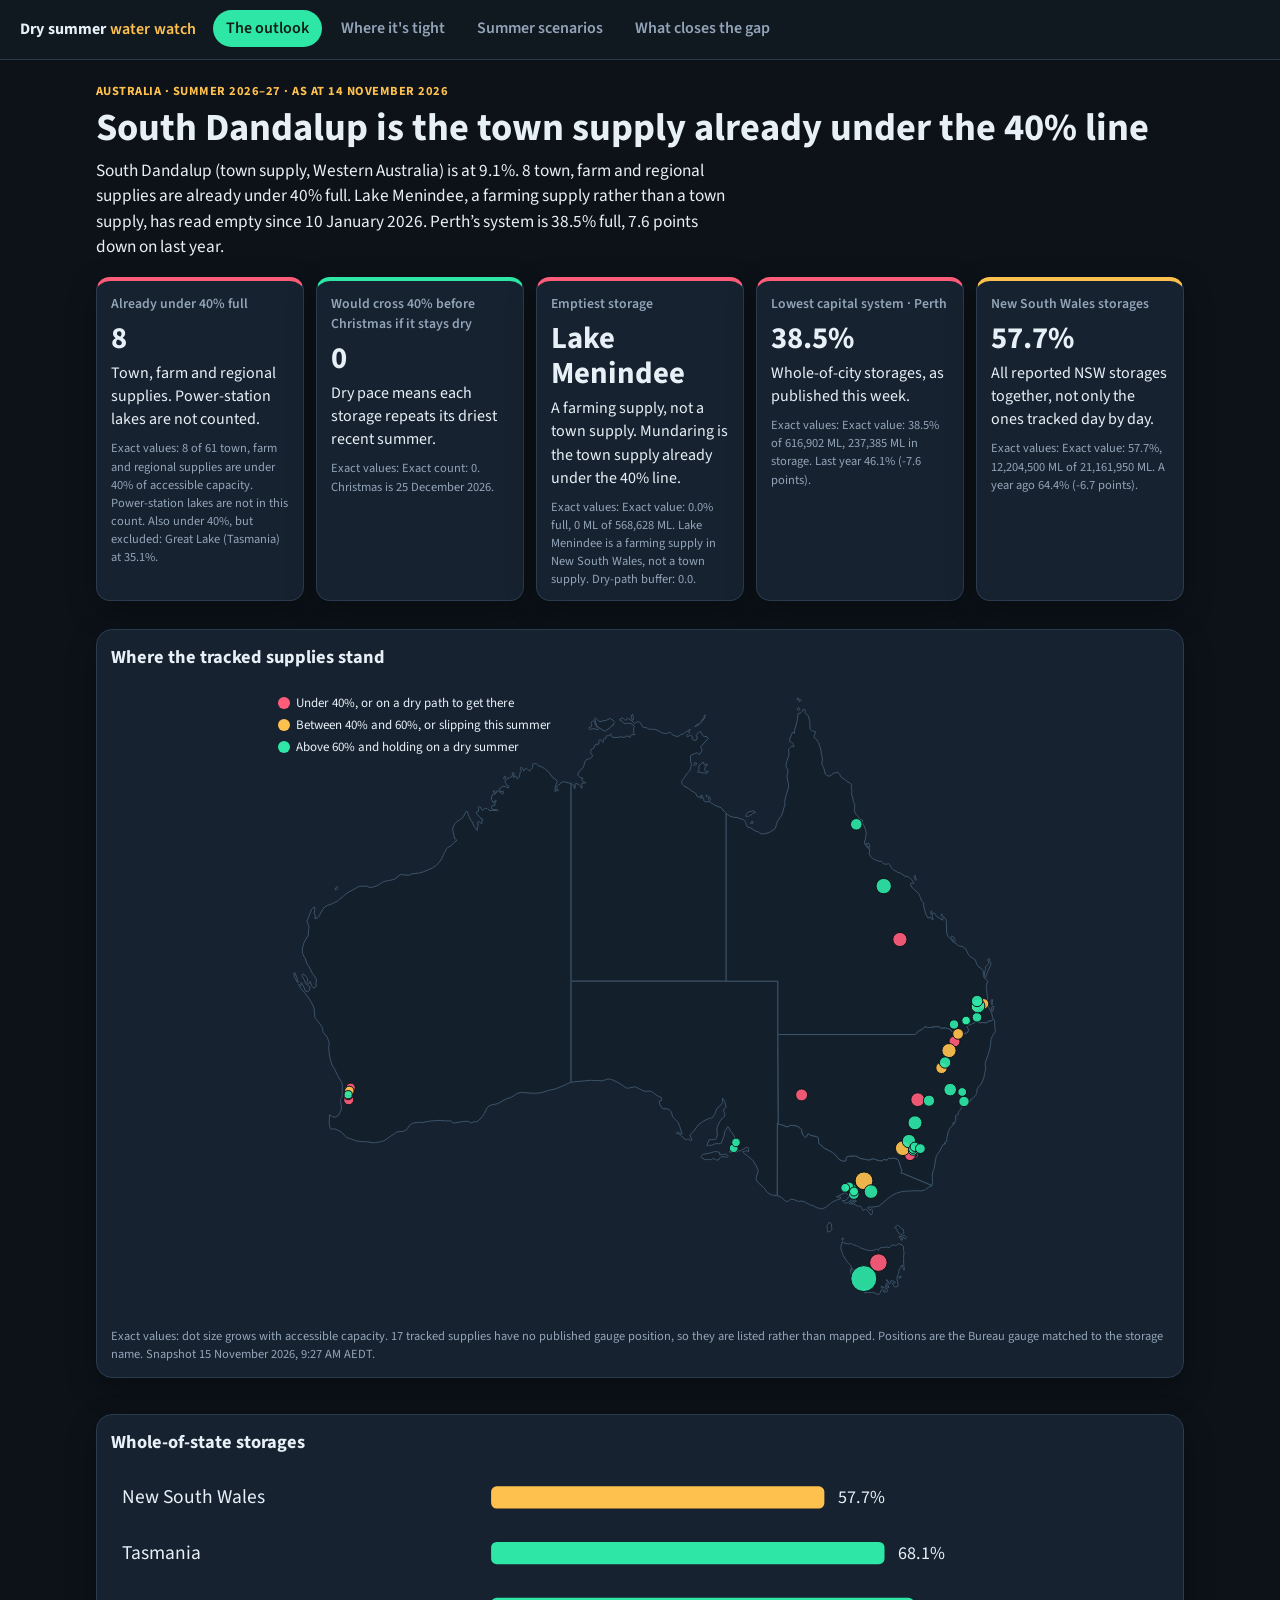
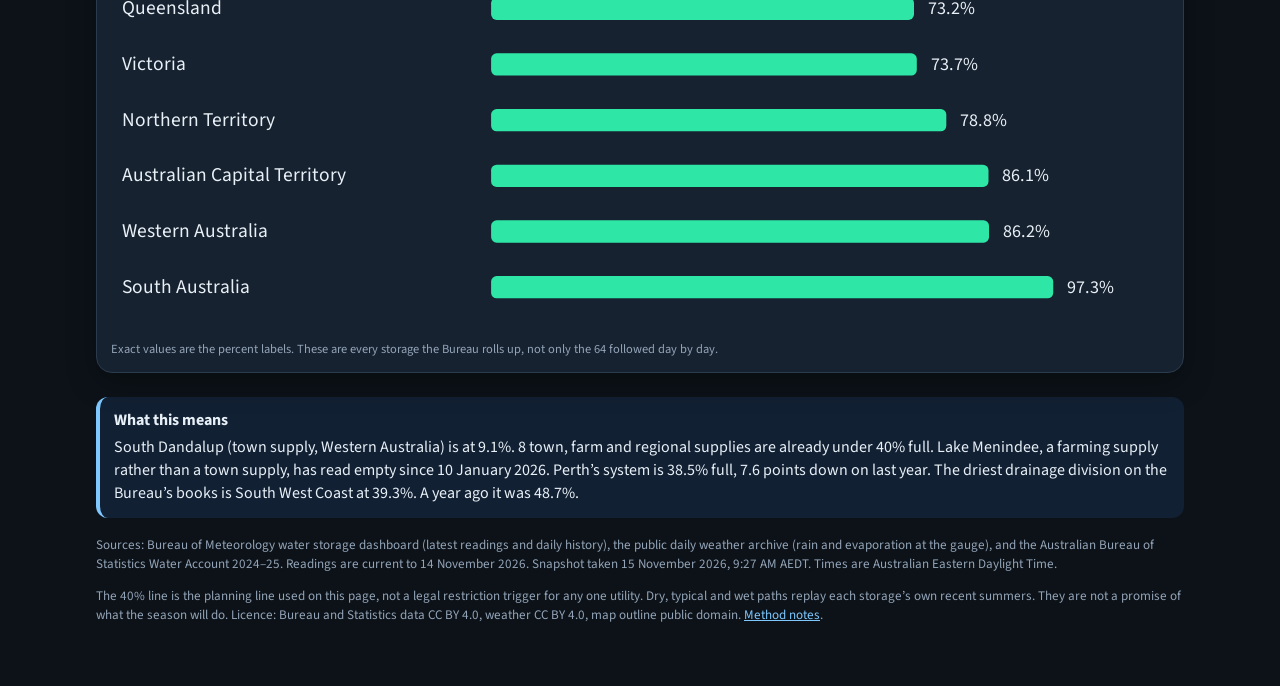
<file: site/index.html>
<!DOCTYPE html>
<html lang="en-AU">
<head>
  <meta charset="utf-8">
  <meta name="viewport" content="width=device-width, initial-scale=1">
  <title>The outlook · Dry summer water watch</title>
  <link rel="preconnect" href="https://fonts.googleapis.com">
  <link rel="stylesheet" href="https://fonts.googleapis.com/css2?family=Source+Sans+3:wght@400;600;700&amp;display=swap">
  <link rel="stylesheet" href="./assets/style.css">
</head>
<body>
  <header class="topbar">
    <div class="brand">Dry summer <span>water watch</span></div>
    <nav class="tabs" aria-label="Sections"><a class="tab active" href="./index.html">The outlook</a><a class="tab" href="./tight.html">Where it&#x27;s tight</a><a class="tab" href="./scenarios.html">Summer scenarios</a><a class="tab" href="./levers.html">What closes the gap</a></nav>
  </header>
  <main class="wrap">
    <section class="banner"><p class="eyebrow">Australia · summer 2026–27 · as at 14 November 2026</p><h1>South Dandalup is the town supply already under the 40% line</h1><p class="lede">South Dandalup (town supply, Western Australia) is at 9.1%. 8 town, farm and regional supplies are already under 40% full. Lake Menindee, a farming supply rather than a town supply, has read empty since 10 January 2026. Perth’s system is 38.5% full, 7.6 points down on last year.</p></section><section class="kpis" style="--cols: 5"><article class="kpi bad">
              <div class="label">Already under 40% full</div>
              <div class="value">8</div>
              <p class="detail">Town, farm and regional supplies. Power-station lakes are not counted.</p>
              <p class="exact">Exact values: 8 of 61 town, farm and regional supplies are under 40% of accessible capacity. Power-station lakes are not in this count. Also under 40%, but excluded: Great Lake (Tasmania) at 35.1%.</p>
            </article><article class="kpi good">
              <div class="label">Would cross 40% before Christmas if it stays dry</div>
              <div class="value">0</div>
              <p class="detail">Dry pace means each storage repeats its driest recent summer.</p>
              <p class="exact">Exact values: Exact count: 0. Christmas is 25 December 2026.</p>
            </article><article class="kpi bad">
              <div class="label">Emptiest storage</div>
              <div class="value">Lake Menindee</div>
              <p class="detail">A farming supply, not a town supply. Mundaring is the town supply already under the 40% line.</p>
              <p class="exact">Exact values: Exact value: 0.0% full, 0 ML of 568,628 ML. Lake Menindee is a farming supply in New South Wales, not a town supply. Dry-path buffer: 0.0.</p>
            </article><article class="kpi bad">
              <div class="label">Lowest capital system · Perth</div>
              <div class="value">38.5%</div>
              <p class="detail">Whole-of-city storages, as published this week.</p>
              <p class="exact">Exact values: Exact value: 38.5% of 616,902 ML, 237,385 ML in storage. Last year 46.1% (-7.6 points).</p>
            </article><article class="kpi watch">
              <div class="label">New South Wales storages</div>
              <div class="value">57.7%</div>
              <p class="detail">All reported NSW storages together, not only the ones tracked day by day.</p>
              <p class="exact">Exact values: Exact value: 57.7%, 12,204,500 ML of 21,161,950 ML. A year ago 64.4% (-6.7 points).</p>
            </article></section><section class="layout"><div class="panel map-panel"><h2>Where the tracked supplies stand</h2><svg class="chart" viewBox="0 0 760 640" role="img" aria-label="Map of tracked storages coloured by how full they are"><path d="M37.5,301.4 L37.8,301.8 L38.4,303.2 L37.9,303.9 L34.6,298.4 L33.7,294.6 L34.3,293.9 L34.9,293.7 L36.9,298.9 L37.5,300.2 L37.5,301.4 Z" fill="#13202c" stroke="#3d5368" stroke-width="1"/><path d="M75.8,208.9 L77.2,207.5 L77.6,208.4 L77.4,209.6 L76.4,211.0 L75.2,210.8 L75.0,210.1 L75.8,208.9 Z" fill="#13202c" stroke="#3d5368" stroke-width="1"/><path d="M234.4,111.6 L234.6,112.3 L235.3,113.2 L235.2,114.0 L234.5,114.5 L233.9,114.3 L233.9,113.6 L233.2,112.9 L233.5,112.0 L233.8,111.6 L234.4,111.6 Z" fill="#13202c" stroke="#3d5368" stroke-width="1"/><path d="M245.5,97.5 L245.4,98.9 L245.5,99.4 L244.4,100.5 L243.7,99.6 L244.1,97.8 L244.9,97.2 L245.5,97.5 Z" fill="#13202c" stroke="#3d5368" stroke-width="1"/><path d="M311.1,302.2 L311.1,403.4 L310.1,403.5 L303.2,406.8 L295.0,410.0 L288.3,411.5 L282.1,413.5 L278.0,414.1 L272.8,414.3 L261.7,413.4 L257.9,414.1 L251.9,417.8 L250.1,418.7 L246.7,419.7 L237.9,424.5 L233.9,425.5 L231.3,425.9 L229.1,426.9 L227.0,428.9 L224.3,434.5 L222.6,437.2 L218.8,441.4 L216.4,442.9 L213.9,442.7 L211.2,444.1 L208.8,442.6 L206.9,442.3 L203.8,442.4 L193.0,444.2 L191.4,442.1 L189.5,441.8 L185.7,441.9 L180.1,441.3 L169.9,442.1 L165.0,442.9 L163.1,443.7 L159.5,443.2 L153.4,443.9 L151.2,445.1 L149.6,446.2 L146.4,450.9 L142.9,452.5 L140.1,452.5 L136.9,452.9 L130.4,457.4 L123.8,461.9 L121.5,462.4 L119.1,463.1 L115.8,463.4 L114.2,463.9 L106.7,462.7 L101.9,462.6 L95.9,461.9 L90.7,459.7 L86.7,458.5 L82.2,453.7 L79.5,451.9 L74.5,449.8 L73.1,449.8 L71.9,450.4 L69.9,448.9 L69.8,446.9 L69.3,445.3 L69.3,440.9 L69.6,435.7 L71.4,436.9 L72.8,438.0 L75.9,438.0 L78.6,436.0 L80.1,433.2 L81.5,430.0 L81.3,426.6 L80.4,420.7 L81.0,419.4 L81.9,418.9 L82.2,416.0 L82.4,406.8 L81.8,403.4 L77.5,396.4 L74.8,390.4 L72.8,387.6 L71.1,383.3 L69.6,377.1 L69.2,374.0 L68.7,368.3 L69.2,365.1 L69.0,363.2 L67.2,358.1 L63.3,353.3 L62.7,351.5 L62.7,349.6 L61.7,347.4 L58.6,343.0 L55.3,339.2 L54.8,337.3 L54.2,329.7 L53.0,326.2 L47.5,317.3 L41.0,309.6 L39.2,306.5 L38.4,305.5 L38.9,305.3 L39.6,305.7 L40.4,306.5 L40.8,306.6 L41.2,305.9 L41.1,304.5 L41.4,303.7 L41.9,304.1 L42.6,305.8 L44.7,310.0 L45.3,312.2 L47.9,312.8 L48.7,312.2 L49.7,311.1 L49.9,308.1 L48.6,306.8 L47.4,306.2 L45.4,304.0 L44.1,300.4 L42.1,297.1 L42.1,296.0 L43.0,295.1 L44.5,295.6 L45.9,297.5 L47.5,299.2 L47.3,302.3 L47.0,303.2 L47.2,303.9 L47.7,304.5 L48.4,305.1 L49.2,304.3 L50.0,302.5 L50.4,302.7 L51.5,306.8 L52.3,307.9 L54.0,309.2 L55.5,308.2 L56.2,307.4 L56.0,304.5 L56.4,301.7 L56.2,299.6 L52.3,294.1 L48.9,287.4 L46.8,284.1 L45.1,279.0 L43.9,277.3 L42.4,274.4 L42.4,271.2 L42.5,269.1 L43.7,264.4 L44.8,262.0 L48.3,256.4 L48.5,254.0 L48.4,252.1 L48.9,249.4 L48.9,247.4 L48.5,245.6 L47.0,242.5 L48.9,237.1 L51.8,230.1 L52.9,229.1 L54.6,228.1 L54.9,229.6 L54.1,234.4 L55.3,236.9 L54.9,239.8 L56.0,239.3 L57.7,238.7 L59.0,237.2 L59.7,235.8 L62.9,230.2 L64.7,228.0 L67.3,226.5 L72.5,224.6 L77.6,222.1 L80.0,219.8 L83.0,217.7 L85.1,215.5 L87.1,214.0 L97.4,208.3 L99.1,207.3 L101.4,207.1 L104.1,207.3 L106.6,207.0 L109.2,208.3 L111.2,208.5 L116.0,207.1 L118.5,205.8 L122.9,203.1 L124.9,202.3 L129.3,201.5 L134.4,200.3 L140.5,195.6 L144.8,195.9 L148.8,196.3 L151.9,194.9 L159.3,194.0 L163.4,192.8 L171.0,189.7 L173.1,188.6 L176.2,186.4 L179.0,183.6 L181.6,179.8 L183.3,176.4 L184.0,174.6 L185.6,171.8 L186.7,169.6 L187.5,168.6 L190.5,167.1 L194.9,162.9 L196.3,162.1 L196.6,160.8 L195.7,160.0 L194.5,159.6 L193.7,155.2 L192.9,152.1 L192.8,150.0 L193.1,147.9 L194.9,144.8 L196.1,143.4 L197.8,141.8 L199.4,141.3 L200.7,140.0 L202.8,138.6 L203.7,137.2 L205.0,134.4 L206.2,132.3 L207.1,132.3 L208.9,137.3 L210.1,139.9 L212.2,143.0 L214.2,147.6 L215.9,149.6 L216.7,151.0 L217.3,151.6 L217.5,150.7 L217.3,149.7 L218.1,146.3 L217.7,143.8 L217.9,142.9 L218.3,142.5 L219.1,142.8 L220.6,144.1 L221.4,144.6 L221.9,144.5 L221.9,142.3 L222.7,140.9 L222.4,139.9 L221.0,140.0 L220.5,138.8 L219.3,137.4 L218.1,136.5 L216.5,134.2 L216.1,133.3 L216.7,132.9 L217.6,133.0 L218.4,132.0 L218.8,130.7 L218.1,128.6 L218.8,127.8 L220.2,128.0 L222.4,131.4 L223.4,131.0 L224.2,129.7 L225.6,129.3 L227.1,129.5 L228.1,130.5 L230.0,131.5 L232.7,131.4 L234.0,131.6 L236.8,131.4 L238.2,131.7 L237.9,131.2 L236.4,130.6 L234.7,130.5 L232.7,130.5 L231.8,129.9 L231.6,128.2 L232.0,127.0 L232.3,126.4 L233.6,126.7 L234.8,126.6 L234.9,124.9 L235.3,123.5 L236.0,122.3 L236.0,121.1 L235.3,121.4 L233.5,124.1 L232.7,121.9 L231.4,120.3 L231.7,117.9 L232.4,115.6 L233.6,115.3 L234.5,115.6 L236.0,114.3 L236.8,113.2 L236.6,112.3 L236.8,111.7 L237.8,111.9 L241.6,114.0 L242.4,115.1 L243.2,114.7 L243.4,113.5 L243.4,112.3 L242.5,112.5 L240.5,112.3 L240.1,111.7 L240.2,111.1 L239.3,109.7 L240.6,108.8 L241.7,108.7 L242.5,108.1 L242.5,107.3 L242.8,106.9 L243.4,107.4 L245.3,107.6 L247.3,108.7 L248.2,109.0 L248.6,108.4 L248.7,107.1 L246.3,105.8 L246.2,104.6 L245.2,103.2 L245.2,101.8 L246.7,100.6 L247.0,99.4 L247.9,99.0 L249.6,99.0 L250.8,98.0 L252.1,97.6 L252.4,95.5 L252.4,94.0 L252.9,93.6 L254.2,94.2 L253.8,95.9 L253.8,97.6 L253.5,98.5 L254.0,98.4 L254.3,98.0 L254.8,97.0 L256.2,97.4 L256.6,98.5 L256.8,99.7 L257.4,100.0 L258.4,98.3 L259.7,97.8 L259.6,95.7 L260.1,94.1 L260.3,92.9 L261.1,92.3 L261.3,91.1 L260.6,90.2 L260.3,88.7 L261.4,88.3 L262.5,89.1 L263.3,91.1 L263.8,92.0 L264.5,91.5 L264.9,90.2 L266.3,89.4 L267.6,90.5 L269.2,91.9 L271.0,90.6 L272.8,88.3 L272.5,86.8 L272.7,85.3 L274.9,84.5 L276.7,85.1 L278.3,86.7 L281.6,87.9 L284.5,89.6 L285.7,90.7 L288.2,92.5 L289.7,94.4 L291.9,97.7 L296.9,101.7 L297.2,102.4 L296.6,103.8 L296.0,105.5 L295.2,108.4 L295.0,112.7 L295.7,112.4 L296.5,110.8 L297.3,111.1 L298.2,112.1 L298.3,111.2 L297.7,110.6 L296.8,108.6 L296.8,107.6 L297.6,106.7 L298.7,105.7 L300.0,105.1 L300.8,104.5 L300.9,103.8 L302.0,103.1 L303.7,102.8 L304.8,102.9 L311.1,104.5 L311.1,302.2 Z" fill="#13202c" stroke="#3d5368" stroke-width="1"/><path d="M311.1,302.2 L311.1,104.5 L312.1,104.8 L313.9,106.6 L314.1,108.9 L314.8,109.7 L315.2,108.2 L315.1,105.2 L315.7,104.5 L317.6,105.0 L319.0,105.6 L320.8,107.7 L321.2,108.7 L322.0,109.3 L322.3,108.4 L321.9,107.0 L321.6,105.5 L322.0,104.2 L324.2,104.1 L325.7,103.8 L325.0,103.3 L324.0,103.1 L322.5,101.9 L321.5,100.6 L323.1,99.3 L323.1,99.0 L321.5,99.0 L319.4,97.8 L317.6,96.0 L319.0,92.9 L321.7,89.7 L323.3,88.7 L323.4,87.7 L324.2,85.7 L324.7,84.1 L324.8,82.8 L325.5,81.5 L327.2,80.2 L329.5,79.8 L330.6,79.3 L331.7,78.1 L332.8,76.7 L330.6,73.9 L330.8,72.3 L331.2,70.5 L333.8,69.2 L335.2,65.7 L336.1,65.2 L338.1,65.3 L338.9,65.0 L338.8,62.3 L339.0,61.2 L339.9,60.8 L341.0,61.1 L341.7,62.3 L343.2,63.4 L343.8,62.8 L343.5,61.6 L343.3,60.1 L344.8,59.7 L345.9,59.6 L346.0,58.3 L345.9,57.3 L346.3,56.9 L349.3,56.7 L350.1,55.6 L350.5,54.7 L350.9,55.2 L351.4,57.3 L353.1,58.4 L358.0,58.5 L360.8,57.7 L362.0,58.1 L363.9,58.5 L365.9,57.6 L367.1,56.8 L369.2,57.8 L369.8,58.8 L370.4,56.7 L371.6,55.9 L372.8,55.5 L374.4,55.8 L375.1,55.7 L373.6,54.2 L373.7,52.7 L373.6,50.6 L373.9,48.7 L374.4,47.3 L371.0,44.5 L367.6,44.1 L365.1,44.7 L364.0,44.2 L361.8,42.0 L359.7,41.1 L359.5,40.6 L362.1,39.0 L363.1,39.3 L364.6,40.8 L365.4,41.3 L366.2,41.2 L366.6,40.0 L367.3,39.4 L368.5,39.7 L372.4,42.3 L374.5,44.7 L375.6,44.1 L377.5,42.7 L379.3,43.0 L380.4,43.8 L382.0,46.8 L383.2,48.3 L386.1,48.7 L387.6,49.3 L389.2,50.3 L391.3,50.2 L395.6,50.5 L399.6,52.5 L401.3,53.7 L403.3,54.0 L404.4,54.5 L406.5,54.6 L409.8,53.3 L411.3,54.5 L412.0,55.4 L415.0,57.0 L418.2,57.5 L420.6,55.8 L423.9,54.6 L426.3,52.7 L428.1,51.9 L429.7,50.4 L430.4,50.4 L429.0,51.9 L428.9,52.7 L429.9,53.0 L429.8,53.4 L428.3,54.5 L426.6,56.2 L426.6,57.3 L427.3,57.8 L428.1,57.6 L429.3,56.7 L430.6,56.2 L431.9,56.9 L432.3,59.4 L433.1,61.0 L435.0,61.3 L436.2,61.2 L437.4,59.0 L436.7,57.0 L436.0,56.6 L436.4,55.9 L439.4,52.7 L441.0,52.8 L442.2,55.9 L444.1,57.6 L446.1,57.4 L447.2,57.9 L448.0,59.7 L441.0,67.5 L440.6,68.3 L441.6,69.7 L442.0,71.4 L439.7,75.3 L438.8,75.5 L438.0,74.4 L436.8,73.7 L435.7,74.2 L434.6,74.5 L430.5,76.7 L430.5,82.3 L431.5,85.7 L430.9,87.9 L429.7,91.8 L428.4,93.2 L427.3,94.2 L423.8,99.5 L422.6,100.7 L421.5,102.5 L421.9,104.3 L422.3,105.5 L423.6,106.8 L428.8,109.7 L431.2,111.6 L435.3,114.0 L436.2,115.6 L436.7,117.0 L439.7,118.5 L441.8,119.4 L442.4,119.1 L442.8,118.8 L443.3,118.8 L443.9,119.0 L443.8,120.2 L443.6,120.8 L443.7,121.7 L445.2,122.7 L447.6,122.7 L449.0,122.4 L450.5,123.5 L451.9,124.3 L454.1,125.8 L458.0,127.6 L461.1,128.7 L464.7,133.1 L466.2,134.5 L466.2,134.5 L466.2,302.2 L311.1,302.2 Z" fill="#13202c" stroke="#3d5368" stroke-width="1"/><path d="M450.1,118.6 L450.2,119.9 L450.6,120.6 L449.8,121.5 L448.9,120.6 L448.7,119.7 L448.0,119.5 L448.3,118.6 L448.7,118.4 L449.1,117.4 L450.1,118.6 Z" fill="#13202c" stroke="#3d5368" stroke-width="1"/><path d="M441.8,116.3 L442.3,116.5 L441.9,118.0 L440.9,118.1 L440.6,118.0 L440.4,117.2 L440.7,116.5 L441.8,116.3 Z" fill="#13202c" stroke="#3d5368" stroke-width="1"/><path d="M446.3,116.5 L446.8,115.8 L447.1,117.3 L446.6,117.8 L446.3,118.0 L446.3,116.5 Z" fill="#13202c" stroke="#3d5368" stroke-width="1"/><path d="M447.8,92.2 L448.1,92.3 L447.8,93.4 L447.1,94.3 L444.9,93.9 L442.9,94.0 L439.7,93.2 L438.0,93.1 L437.5,92.8 L438.5,92.2 L439.1,91.3 L438.8,89.3 L439.0,86.7 L440.9,85.4 L441.8,84.1 L443.0,83.3 L443.8,83.4 L443.7,84.2 L444.0,85.6 L444.8,86.3 L445.6,86.3 L446.3,84.6 L446.7,84.9 L447.1,85.3 L447.3,86.0 L446.2,87.2 L445.8,87.4 L445.3,88.1 L444.6,90.3 L444.6,91.1 L445.3,91.9 L447.0,92.6 L447.8,92.2 Z" fill="#13202c" stroke="#3d5368" stroke-width="1"/><path d="M435.4,83.1 L436.1,83.8 L436.5,85.3 L435.8,85.9 L435.4,86.1 L433.8,85.8 L433.8,85.2 L434.0,84.7 L434.5,84.4 L435.4,83.1 Z" fill="#13202c" stroke="#3d5368" stroke-width="1"/><path d="M439.5,44.4 L440.0,44.0 L439.8,44.8 L438.3,46.1 L437.6,46.5 L434.8,47.8 L436.3,46.0 L439.5,44.4 Z" fill="#13202c" stroke="#3d5368" stroke-width="1"/><path d="M338.3,48.9 L338.7,49.5 L338.7,50.3 L336.9,50.6 L333.8,49.5 L330.5,50.4 L329.6,50.4 L329.0,49.8 L329.5,47.9 L330.7,48.1 L331.7,47.5 L331.5,45.4 L330.9,44.2 L332.6,42.2 L333.4,41.7 L334.1,41.8 L334.8,43.2 L334.9,44.8 L335.7,46.3 L336.2,47.8 L337.6,48.3 L338.3,48.9 Z" fill="#13202c" stroke="#3d5368" stroke-width="1"/><path d="M353.7,42.6 L354.5,43.1 L354.8,43.5 L353.6,44.8 L353.4,46.2 L352.1,46.1 L350.6,48.4 L344.7,52.2 L339.4,49.0 L337.1,46.7 L335.6,43.7 L335.3,41.2 L334.6,39.6 L334.9,39.2 L335.2,39.0 L335.6,39.0 L337.2,40.7 L337.9,41.2 L339.0,42.4 L341.3,42.6 L344.0,41.3 L345.3,41.8 L345.9,41.7 L347.9,40.4 L349.3,40.1 L350.1,39.1 L351.1,40.2 L353.1,41.3 L353.7,42.6 Z" fill="#13202c" stroke="#3d5368" stroke-width="1"/><path d="M444.3,36.2 L445.2,36.0 L444.5,39.2 L442.0,42.5 L440.8,43.6 L440.7,42.8 L441.4,42.1 L442.9,39.5 L443.6,38.9 L444.0,38.6 L444.3,37.6 L444.3,36.2 Z" fill="#13202c" stroke="#3d5368" stroke-width="1"/><path d="M373.0,35.7 L373.0,37.7 L373.6,38.8 L373.0,41.1 L372.6,41.4 L371.3,38.7 L371.7,37.8 L371.1,36.4 L372.0,36.3 L372.7,35.2 L373.0,35.7 Z" fill="#13202c" stroke="#3d5368" stroke-width="1"/><path d="M311.1,403.4 L311.1,302.2 L466.2,302.2 L517.9,302.2 L517.9,355.5 L518.3,445.1 L517.9,444.6 L517.4,444.4 L517.3,516.7 L511.5,515.9 L507.4,513.6 L504.3,509.1 L498.5,503.9 L496.9,502.0 L496.2,500.2 L496.2,498.7 L496.9,495.9 L498.0,493.2 L498.2,491.6 L496.0,486.5 L492.9,481.6 L491.5,480.1 L487.6,476.8 L484.1,474.4 L483.2,473.1 L482.9,472.4 L484.6,472.7 L485.4,471.8 L486.5,471.4 L487.4,472.7 L488.4,473.0 L488.5,470.8 L489.0,469.7 L488.6,469.2 L488.3,468.8 L486.7,468.3 L485.0,469.0 L483.7,470.0 L482.0,470.8 L481.3,471.7 L479.5,471.7 L478.8,471.9 L475.2,473.5 L472.9,473.6 L469.4,473.0 L470.5,470.8 L471.9,469.4 L473.1,467.9 L475.0,462.6 L474.6,457.9 L473.7,456.0 L470.7,452.2 L469.4,449.8 L467.7,447.4 L466.9,448.8 L466.4,450.3 L464.8,452.5 L464.0,457.3 L460.9,464.7 L458.7,464.7 L456.9,464.5 L453.6,465.3 L451.4,466.3 L449.5,466.3 L448.4,466.6 L446.9,466.4 L449.2,460.6 L451.2,460.8 L453.3,460.5 L454.3,460.6 L455.7,460.6 L456.8,457.9 L457.5,455.0 L457.0,453.1 L456.9,451.1 L457.3,448.8 L457.5,447.2 L460.2,441.9 L462.4,439.1 L465.0,436.9 L464.7,434.8 L463.9,432.2 L463.6,430.2 L464.9,429.5 L466.1,428.3 L464.7,422.5 L463.8,420.8 L462.5,419.1 L462.4,421.3 L462.6,423.4 L460.7,426.2 L458.2,428.2 L456.6,430.0 L455.1,434.2 L453.0,437.8 L451.2,439.1 L449.5,439.4 L447.9,439.9 L445.2,441.3 L442.7,442.5 L440.8,444.1 L439.1,444.9 L433.8,452.0 L431.4,454.3 L430.9,455.3 L429.8,456.1 L430.0,457.2 L430.9,458.0 L431.7,461.1 L431.2,461.8 L430.3,461.4 L428.1,459.7 L426.8,460.3 L425.6,461.0 L422.8,457.8 L421.6,457.1 L420.1,455.8 L418.5,454.7 L417.8,454.5 L416.6,454.8 L416.7,453.9 L417.5,453.2 L418.2,453.0 L419.5,454.0 L421.0,455.0 L421.8,455.0 L422.2,454.7 L420.8,451.0 L419.9,447.8 L419.4,446.9 L418.3,443.6 L417.7,442.7 L415.2,440.4 L412.6,437.7 L411.8,434.5 L410.9,432.4 L409.6,431.1 L407.7,430.0 L402.4,429.5 L400.2,426.2 L399.0,422.1 L400.0,421.9 L401.2,421.8 L401.5,420.5 L401.3,418.6 L396.0,416.1 L393.6,413.6 L391.5,412.5 L389.5,412.1 L386.9,412.2 L383.7,412.1 L375.8,408.0 L373.9,407.9 L368.3,409.2 L366.5,409.0 L358.0,403.4 L352.3,400.8 L350.4,400.3 L348.0,399.9 L346.0,400.5 L344.6,401.1 L341.8,401.8 L330.5,401.3 L320.9,402.2 L314.3,402.8 L311.1,403.4 Z" fill="#13202c" stroke="#3d5368" stroke-width="1"/><path d="M465.0,475.0 L467.0,475.5 L468.3,477.3 L467.3,478.1 L466.4,478.2 L463.4,477.5 L460.5,478.1 L459.7,478.8 L459.1,480.4 L456.7,481.2 L455.5,480.3 L452.6,479.6 L451.5,480.6 L449.4,480.3 L447.4,480.7 L444.7,480.5 L441.9,478.7 L441.0,477.9 L441.7,476.5 L442.7,475.4 L450.5,473.9 L454.7,472.6 L458.1,472.9 L459.0,473.1 L459.9,473.8 L459.3,474.9 L459.2,475.2 L463.4,475.7 L465.0,475.0 Z" fill="#13202c" stroke="#3d5368" stroke-width="1"/><path d="M466.2,302.2 L466.2,134.5 L466.2,134.5 L467.4,135.5 L470.4,137.4 L474.9,138.6 L477.0,138.4 L480.3,139.9 L483.6,140.6 L485.3,142.6 L485.9,144.2 L486.1,145.3 L487.7,148.2 L491.0,149.1 L495.3,152.0 L498.8,153.2 L499.7,154.0 L501.3,154.8 L504.3,154.9 L509.5,153.4 L511.8,152.0 L515.0,149.7 L516.5,145.8 L517.3,142.6 L521.7,136.1 L522.9,132.8 L524.0,128.5 L525.0,125.8 L524.7,122.9 L525.7,117.6 L527.9,110.3 L528.7,107.8 L528.3,104.2 L526.9,97.4 L527.5,95.1 L528.1,91.8 L527.1,89.4 L526.2,87.8 L526.1,85.5 L527.1,81.1 L528.1,78.8 L529.0,75.9 L528.5,70.3 L530.6,68.3 L531.4,67.4 L533.0,67.4 L533.8,67.8 L533.9,66.7 L533.3,65.6 L533.0,64.4 L532.6,63.8 L531.6,63.6 L530.8,62.9 L529.6,62.3 L529.8,59.8 L531.8,55.0 L532.9,53.1 L533.6,53.9 L534.5,54.5 L534.6,53.1 L534.3,51.7 L535.8,47.0 L537.5,40.6 L538.0,34.8 L540.8,33.7 L542.2,32.3 L543.0,30.6 L544.5,30.6 L545.6,31.3 L544.9,32.6 L544.7,33.5 L547.6,36.0 L548.6,37.8 L549.0,39.6 L549.6,41.2 L549.8,43.4 L549.8,47.0 L550.2,50.4 L551.2,51.4 L552.2,52.1 L553.5,52.2 L555.5,52.7 L555.0,54.9 L554.2,56.5 L554.1,57.5 L554.3,58.9 L555.7,59.9 L556.8,60.6 L557.4,62.4 L559.3,64.9 L559.2,66.6 L560.3,68.7 L561.2,73.0 L561.5,76.7 L562.5,79.2 L561.8,84.5 L562.5,86.6 L563.5,88.4 L564.6,92.0 L565.4,95.3 L566.6,96.2 L569.0,97.3 L571.4,96.1 L573.2,94.4 L575.2,94.0 L577.8,93.2 L579.7,95.4 L580.8,97.8 L585.4,101.0 L588.0,103.1 L590.0,104.3 L591.8,105.8 L591.6,107.3 L591.2,108.6 L591.6,110.4 L591.9,112.6 L591.5,115.3 L592.9,119.3 L593.3,122.5 L594.8,125.6 L594.6,128.8 L594.4,130.0 L594.2,131.8 L595.3,134.0 L596.3,135.7 L597.9,137.5 L599.9,140.2 L601.3,140.8 L602.6,140.8 L602.4,143.6 L605.0,149.1 L606.3,153.6 L605.4,159.7 L604.5,163.2 L604.7,165.0 L607.9,169.2 L609.8,170.0 L609.5,172.0 L609.2,175.1 L610.7,177.5 L612.4,179.3 L614.2,180.4 L616.0,181.2 L618.4,182.1 L621.4,182.4 L622.9,183.8 L623.7,184.9 L626.1,185.2 L627.2,185.0 L628.6,184.6 L629.5,185.3 L630.1,186.3 L631.4,188.9 L634.1,191.6 L636.0,192.0 L637.1,193.3 L638.7,193.7 L640.0,193.8 L641.8,194.9 L644.9,197.2 L647.7,197.6 L648.9,198.2 L651.7,200.8 L652.7,202.2 L653.8,204.2 L652.4,204.4 L651.2,204.0 L650.4,206.0 L652.2,208.7 L654.3,210.7 L656.9,212.7 L659.3,215.6 L660.0,217.9 L660.6,218.7 L661.5,221.9 L663.6,223.7 L663.7,227.0 L664.8,231.6 L666.1,235.8 L666.9,237.0 L667.9,239.0 L669.1,238.7 L670.0,238.1 L671.7,240.1 L672.6,241.0 L673.1,240.4 L672.0,236.7 L672.7,234.5 L673.4,234.2 L674.4,234.1 L675.5,235.9 L677.1,237.8 L680.0,239.5 L682.4,241.1 L683.0,241.1 L682.8,239.8 L682.9,238.0 L683.8,237.7 L684.6,238.6 L686.2,241.4 L686.5,247.2 L686.5,252.1 L687.6,257.1 L689.1,258.4 L690.1,259.6 L691.8,261.3 L692.9,262.9 L694.4,263.6 L698.9,266.9 L700.2,267.3 L702.2,267.4 L704.6,268.9 L705.8,270.3 L708.5,275.5 L709.8,277.3 L712.4,279.1 L713.6,279.7 L715.4,281.0 L716.0,282.8 L716.2,283.8 L717.2,285.8 L718.8,288.1 L721.1,289.3 L723.3,292.1 L723.4,296.7 L724.5,299.0 L725.2,299.9 L726.9,300.9 L727.6,301.6 L726.2,307.6 L727.6,319.7 L726.8,323.5 L728.2,327.2 L731.4,333.7 L732.1,335.9 L732.6,338.6 L733.6,340.3 L731.3,341.9 L728.1,342.3 L726.8,344.0 L722.1,343.5 L720.5,344.1 L718.0,343.0 L717.4,343.5 L716.0,342.4 L714.6,343.9 L712.6,344.6 L711.3,345.5 L710.3,345.5 L706.9,347.3 L707.6,349.1 L708.7,350.3 L707.9,353.3 L706.4,354.2 L705.0,354.1 L704.5,355.0 L703.4,354.6 L702.9,353.5 L699.8,354.7 L699.4,356.2 L698.5,357.1 L697.1,358.0 L696.1,357.4 L695.5,355.2 L694.3,353.7 L692.3,352.9 L691.3,352.1 L691.1,351.2 L690.0,350.4 L687.8,349.5 L685.3,349.1 L681.1,349.3 L678.9,347.8 L675.6,347.7 L670.5,348.5 L667.5,348.6 L666.1,347.8 L664.6,348.1 L663.9,348.6 L663.3,349.4 L661.6,350.6 L658.8,352.1 L657.2,353.3 L656.8,354.2 L655.7,355.3 L655.4,355.5 L517.9,355.5 L517.9,302.2 L466.2,302.2 Z" fill="#13202c" stroke="#3d5368" stroke-width="1"/><path d="M734.0,327.8 L732.6,332.6 L732.1,332.6 L731.6,331.8 L731.7,329.0 L732.3,327.2 L733.8,327.5 L734.0,327.8 Z" fill="#13202c" stroke="#3d5368" stroke-width="1"/><path d="M732.2,320.5 L732.8,320.7 L732.1,323.6 L732.4,325.6 L732.0,325.9 L731.3,324.2 L731.1,322.5 L731.3,320.9 L732.2,320.5 Z" fill="#13202c" stroke="#3d5368" stroke-width="1"/><path d="M729.6,279.8 L729.9,283.0 L731.0,284.1 L730.8,285.6 L727.2,293.6 L726.2,296.6 L726.1,297.8 L725.7,298.3 L724.9,297.4 L724.4,294.3 L724.7,292.4 L725.7,290.8 L725.8,289.8 L725.4,287.9 L728.0,285.7 L728.7,284.6 L728.9,283.1 L728.0,281.5 L727.2,281.2 L727.9,280.3 L728.6,279.8 L729.2,279.7 L729.6,279.8 Z" fill="#13202c" stroke="#3d5368" stroke-width="1"/><path d="M694.2,259.5 L695.0,260.8 L695.4,261.7 L694.8,262.5 L694.4,262.7 L693.5,262.1 L690.9,258.4 L691.3,257.1 L692.8,257.7 L693.4,258.1 L693.9,258.1 L694.4,258.4 L694.2,259.5 Z" fill="#13202c" stroke="#3d5368" stroke-width="1"/><path d="M681.5,234.9 L682.0,235.2 L682.5,236.6 L682.0,236.9 L681.5,236.9 L681.0,236.6 L681.4,235.9 L681.5,234.9 Z" fill="#13202c" stroke="#3d5368" stroke-width="1"/><path d="M671.5,232.0 L671.8,233.8 L671.8,234.6 L671.2,235.1 L670.8,233.8 L670.9,232.5 L671.5,232.0 Z" fill="#13202c" stroke="#3d5368" stroke-width="1"/><path d="M655.5,198.4 L655.9,199.6 L656.6,200.6 L656.6,200.8 L656.2,201.0 L655.6,201.0 L654.8,200.7 L655.5,198.4 Z" fill="#13202c" stroke="#3d5368" stroke-width="1"/><path d="M654.6,196.9 L655.3,196.4 L655.1,198.0 L654.7,198.3 L654.3,198.4 L653.9,198.2 L654.2,197.5 L654.6,196.9 Z" fill="#13202c" stroke="#3d5368" stroke-width="1"/><path d="M608.9,164.2 L609.2,165.9 L610.0,167.2 L609.7,168.1 L609.2,168.7 L608.2,168.1 L607.4,166.6 L606.1,165.3 L605.8,164.6 L607.3,164.7 L608.1,164.4 L608.4,164.1 L608.9,164.2 Z" fill="#13202c" stroke="#3d5368" stroke-width="1"/><path d="M491.9,142.2 L493.1,143.1 L493.3,144.0 L491.3,144.4 L490.7,144.7 L490.5,144.0 L491.3,143.2 L491.9,142.2 Z" fill="#13202c" stroke="#3d5368" stroke-width="1"/><path d="M493.6,131.6 L493.8,131.8 L495.5,133.7 L493.1,134.0 L492.2,134.8 L490.8,136.3 L490.2,136.1 L489.5,137.0 L488.3,137.4 L487.5,137.4 L486.2,137.8 L486.0,137.3 L486.2,135.7 L487.4,134.0 L488.5,132.9 L491.3,132.4 L493.6,131.6 Z" fill="#13202c" stroke="#3d5368" stroke-width="1"/><path d="M537.4,29.4 L538.6,28.5 L539.9,30.5 L538.4,31.5 L537.5,31.0 L537.3,29.9 L537.4,29.4 Z" fill="#13202c" stroke="#3d5368" stroke-width="1"/><path d="M538.9,20.7 L540.3,20.5 L541.0,21.4 L540.0,22.5 L538.9,22.2 L538.5,21.5 L538.9,20.7 Z" fill="#13202c" stroke="#3d5368" stroke-width="1"/><path d="M537.7,18.9 L538.5,19.5 L538.0,20.7 L537.6,21.2 L536.8,20.2 L537.7,18.9 Z" fill="#13202c" stroke="#3d5368" stroke-width="1"/><path d="M626.7,609.2 L627.2,610.4 L627.5,611.3 L626.7,613.1 L625.3,612.8 L624.0,613.1 L623.1,611.9 L623.1,611.6 L624.1,611.9 L624.5,611.5 L624.8,611.0 L625.1,610.8 L625.4,610.1 L626.2,609.2 L626.7,609.2 Z" fill="#13202c" stroke="#3d5368" stroke-width="1"/><path d="M627.4,605.7 L628.2,606.3 L628.8,608.5 L627.7,608.5 L627.3,608.4 L627.2,607.5 L626.4,607.1 L626.8,606.8 L627.0,606.3 L627.4,605.7 Z" fill="#13202c" stroke="#3d5368" stroke-width="1"/><path d="M639.8,597.0 L641.0,597.4 L641.5,598.0 L640.3,598.6 L640.4,599.1 L639.4,599.2 L639.1,599.2 L639.1,598.3 L639.0,597.8 L639.8,597.0 Z" fill="#13202c" stroke="#3d5368" stroke-width="1"/><path d="M644.4,588.4 L644.3,589.3 L644.5,590.3 L644.3,591.1 L643.6,591.0 L643.3,590.4 L643.5,589.6 L643.3,588.9 L643.0,588.3 L641.7,587.6 L642.1,587.2 L642.7,586.9 L642.3,585.9 L641.5,586.7 L641.0,587.7 L641.3,588.0 L640.8,588.3 L639.7,589.5 L639.0,591.1 L638.7,592.6 L638.7,594.2 L638.1,595.5 L637.3,596.6 L637.1,598.2 L637.1,601.0 L637.8,603.5 L638.2,607.0 L637.6,607.5 L635.8,607.7 L634.9,608.1 L633.4,606.4 L632.5,604.6 L633.2,603.9 L634.7,604.3 L635.1,603.9 L635.3,603.4 L635.1,603.0 L633.3,602.0 L631.2,601.5 L630.6,602.1 L630.8,603.8 L630.6,604.2 L629.1,604.8 L628.4,602.3 L626.5,600.5 L626.5,601.4 L627.3,602.9 L627.2,603.6 L626.9,604.5 L626.2,604.8 L625.8,605.5 L625.8,606.5 L625.6,608.1 L624.3,608.8 L621.3,607.0 L621.1,607.6 L621.1,608.1 L622.7,609.1 L622.0,609.9 L621.4,610.8 L620.6,613.2 L619.2,615.1 L618.5,615.2 L616.1,614.9 L613.6,613.3 L611.2,613.5 L607.3,613.3 L604.8,614.0 L604.3,612.1 L603.8,611.5 L604.0,610.9 L606.0,610.5 L608.0,610.5 L607.7,609.9 L607.1,609.6 L606.3,609.8 L603.7,609.2 L601.9,609.4 L600.7,608.6 L598.6,605.6 L597.4,604.2 L596.6,603.7 L595.8,603.4 L595.3,602.9 L591.5,596.1 L590.9,594.6 L590.3,590.6 L593.3,592.5 L594.4,593.7 L594.9,595.2 L595.9,593.4 L595.8,592.8 L593.1,590.5 L592.7,589.9 L592.6,589.1 L591.9,589.9 L590.9,590.0 L591.3,588.4 L591.0,586.8 L587.8,583.4 L585.4,580.1 L583.0,576.1 L582.8,575.6 L582.8,574.8 L581.6,572.1 L581.0,570.1 L580.8,568.4 L581.9,564.8 L582.0,562.9 L583.7,563.8 L587.6,564.9 L589.6,565.0 L590.7,564.5 L591.7,564.6 L592.9,565.6 L594.3,566.2 L595.2,566.1 L596.1,566.3 L596.8,567.0 L598.7,567.6 L599.5,568.0 L600.2,568.7 L601.0,569.1 L606.0,570.8 L609.6,571.6 L614.0,571.2 L615.3,570.8 L616.6,570.1 L617.6,570.7 L618.7,571.7 L618.5,570.6 L618.9,569.7 L619.9,569.0 L621.2,568.6 L623.2,568.6 L625.1,568.4 L626.0,568.0 L626.9,567.9 L628.0,568.5 L629.2,568.7 L630.0,568.1 L631.3,566.5 L632.0,565.9 L635.4,566.4 L636.4,566.4 L638.0,564.8 L639.1,564.8 L642.3,566.1 L643.6,567.8 L643.5,570.8 L643.6,571.8 L643.9,572.8 L644.0,574.9 L643.6,577.0 L643.5,578.6 L643.7,580.2 L643.5,583.2 L644.0,585.2 L643.8,586.5 L643.8,587.2 L644.2,587.8 L644.4,588.4 Z" fill="#13202c" stroke="#3d5368" stroke-width="1"/><path d="M642.3,559.9 L642.7,560.1 L641.8,561.5 L640.8,560.6 L640.6,560.2 L641.9,559.9 L642.3,559.9 Z" fill="#13202c" stroke="#3d5368" stroke-width="1"/><path d="M583.1,558.7 L583.3,558.8 L583.1,559.9 L582.5,561.4 L581.9,559.6 L582.6,559.3 L583.1,558.7 Z" fill="#13202c" stroke="#3d5368" stroke-width="1"/><path d="M645.8,557.5 L646.7,558.6 L645.5,559.6 L644.7,559.8 L644.1,558.7 L642.3,559.1 L640.3,559.0 L638.9,558.1 L638.8,557.7 L639.6,557.3 L642.0,557.3 L644.2,556.4 L645.8,557.5 Z" fill="#13202c" stroke="#3d5368" stroke-width="1"/><path d="M642.9,552.7 L644.1,553.5 L644.0,554.0 L643.7,554.0 L642.2,555.1 L640.4,555.6 L639.8,555.2 L639.4,554.7 L639.0,554.0 L636.7,551.2 L637.0,550.4 L636.4,549.3 L635.3,549.4 L634.6,548.6 L635.8,547.9 L637.4,546.1 L638.6,546.6 L641.6,549.8 L643.2,550.4 L643.7,550.7 L643.6,552.1 L642.9,552.7 Z" fill="#13202c" stroke="#3d5368" stroke-width="1"/><path d="M571.7,547.1 L571.4,548.7 L572.1,550.1 L571.5,551.3 L570.2,552.3 L568.4,553.0 L567.9,553.1 L567.5,552.1 L567.7,550.7 L566.8,549.2 L567.3,547.8 L567.2,546.3 L567.5,545.6 L568.6,544.9 L568.7,543.5 L569.6,543.5 L571.2,544.5 L571.7,547.1 Z" fill="#13202c" stroke="#3d5368" stroke-width="1"/><path d="M517.3,516.7 L517.4,444.4 L517.9,444.6 L518.3,445.1 L519.5,445.5 L521.2,445.6 L523.4,446.3 L526.0,447.6 L528.0,447.8 L529.4,446.8 L531.0,446.3 L533.9,446.4 L537.9,447.4 L539.5,448.3 L540.1,449.4 L540.8,450.1 L541.6,450.3 L541.9,451.2 L541.8,453.0 L542.5,454.9 L543.9,457.0 L545.0,458.1 L545.8,458.3 L546.6,457.5 L547.3,455.9 L547.9,455.0 L548.5,454.8 L549.1,455.1 L549.9,456.0 L551.8,456.6 L556.2,457.4 L558.0,458.4 L558.6,460.0 L558.6,462.7 L558.9,464.4 L559.4,465.1 L560.3,465.7 L561.7,466.3 L562.4,467.1 L562.5,467.9 L564.7,469.4 L569.1,471.5 L572.4,473.4 L574.6,475.1 L576.1,476.7 L577.0,478.2 L578.7,479.8 L581.1,481.4 L583.4,482.1 L585.4,481.8 L586.3,481.2 L585.9,480.4 L585.9,479.5 L586.2,478.5 L587.0,477.8 L588.3,477.4 L590.7,477.1 L594.3,476.9 L597.0,477.4 L598.8,478.7 L600.9,479.5 L604.8,480.2 L607.8,480.9 L609.7,480.8 L611.0,480.5 L612.2,479.8 L614.3,480.0 L617.0,481.0 L619.5,481.7 L622.1,481.8 L623.1,480.8 L624.0,480.5 L626.0,480.8 L626.9,481.1 L627.4,480.8 L627.7,480.0 L628.4,479.4 L629.2,479.1 L630.0,479.1 L630.6,479.6 L631.5,479.6 L633.0,479.1 L634.5,479.1 L637.4,480.2 L638.1,480.7 L639.2,483.1 L641.1,489.6 L642.0,491.0 L641.4,492.9 L640.9,493.7 L642.3,494.1 L672.1,506.5 L671.9,507.0 L669.8,507.4 L668.0,508.6 L665.6,510.6 L664.1,511.3 L661.0,511.9 L654.8,511.7 L643.1,512.4 L640.8,512.9 L636.4,514.2 L632.2,516.4 L628.2,519.3 L618.9,527.2 L611.6,528.1 L610.2,528.1 L609.1,527.8 L607.8,528.3 L607.8,529.3 L609.0,530.3 L609.9,531.3 L611.5,530.0 L612.1,530.3 L612.4,532.8 L612.4,534.3 L612.0,535.2 L611.0,535.8 L610.0,535.4 L609.8,534.5 L608.5,532.5 L606.8,530.8 L605.3,530.2 L604.4,530.8 L603.0,531.4 L601.8,529.2 L600.5,527.3 L598.8,527.1 L597.3,527.1 L596.1,526.2 L593.7,524.9 L594.2,523.9 L594.8,522.8 L596.2,522.4 L595.8,520.9 L595.1,519.7 L593.2,519.4 L591.9,519.6 L591.1,520.6 L590.2,522.2 L586.2,524.3 L584.2,523.2 L582.0,521.5 L583.1,521.6 L585.3,521.5 L587.2,520.0 L588.0,519.1 L588.9,517.0 L587.7,515.6 L586.6,514.6 L585.0,513.6 L578.9,516.8 L577.6,517.2 L576.4,517.8 L578.5,518.4 L579.8,518.2 L581.1,519.1 L579.0,520.5 L577.3,520.8 L575.3,521.6 L571.4,523.6 L566.4,527.8 L564.2,529.0 L561.7,530.0 L558.2,528.9 L556.3,528.6 L553.8,526.9 L549.6,525.7 L545.7,523.4 L543.0,522.3 L541.1,522.0 L538.4,522.5 L533.8,520.5 L530.4,520.2 L528.1,522.3 L526.4,522.2 L525.2,521.9 L521.6,518.5 L518.1,516.8 L517.3,516.7 Z" fill="#13202c" stroke="#3d5368" stroke-width="1"/><path d="M592.3,524.1 L592.9,525.0 L593.0,525.3 L591.5,524.6 L589.1,524.8 L590.6,523.6 L591.8,523.8 L592.3,524.1 Z" fill="#13202c" stroke="#3d5368" stroke-width="1"/><path d="M594.2,521.0 L595.2,521.7 L592.6,522.9 L591.7,522.4 L591.8,521.5 L591.9,521.1 L594.2,521.0 Z" fill="#13202c" stroke="#3d5368" stroke-width="1"/><path d="M662.8,468.0 L662.2,468.4 L660.6,468.3 L659.0,468.9 L658.2,470.0 L658.4,471.1 L658.0,472.5 L657.3,473.0 L657.6,476.8 L656.7,478.4 L654.9,477.9 L654.1,476.7 L653.9,475.3 L653.2,475.4 L652.2,474.7 L651.9,473.4 L651.8,470.9 L652.8,467.7 L657.6,464.7 L659.1,465.3 L659.2,466.0 L660.2,466.9 L662.8,468.0 Z" fill="#13202c" stroke="#3d5368" stroke-width="1"/><path d="M683.6,465.5 L684.0,464.7 L685.2,464.3 L685.2,464.2 L685.5,464.5 L685.4,464.9 L684.9,465.3 L684.0,465.3 L683.6,465.5 Z" fill="#13202c" stroke="#3d5368" stroke-width="1"/><path d="M518.3,445.1 L517.9,355.5 L655.4,355.5 L655.7,355.3 L656.8,354.2 L657.2,353.3 L658.8,352.1 L661.6,350.6 L663.3,349.4 L663.9,348.6 L664.6,348.1 L666.1,347.8 L667.5,348.6 L670.5,348.5 L675.6,347.7 L678.9,347.8 L681.1,349.3 L685.3,349.1 L687.8,349.5 L690.0,350.4 L691.1,351.2 L691.3,352.1 L692.3,352.9 L694.3,353.7 L695.5,355.2 L696.1,357.4 L697.1,358.0 L698.5,357.1 L699.4,356.2 L699.8,354.7 L702.9,353.5 L703.4,354.6 L704.5,355.0 L705.0,354.1 L706.4,354.2 L707.9,353.3 L708.7,350.3 L707.6,349.1 L706.9,347.3 L710.3,345.5 L711.3,345.5 L712.6,344.6 L714.6,343.9 L716.0,342.4 L717.4,343.5 L718.0,343.0 L720.5,344.1 L722.1,343.5 L726.8,344.0 L728.1,342.3 L731.3,341.9 L733.6,340.3 L734.7,342.0 L734.6,347.2 L735.4,349.7 L735.2,352.9 L732.7,356.4 L730.8,360.7 L730.7,364.4 L729.5,371.4 L728.6,373.3 L728.0,376.2 L725.3,383.3 L725.2,386.1 L725.6,389.4 L725.1,392.6 L724.5,394.8 L723.8,398.8 L721.1,405.0 L717.2,409.6 L716.9,413.1 L716.4,414.7 L715.6,416.6 L713.2,418.7 L711.8,419.6 L711.2,420.9 L709.9,420.9 L709.8,421.3 L710.8,421.6 L710.4,422.3 L706.7,423.4 L704.3,424.8 L701.8,428.3 L700.8,430.2 L699.4,431.9 L698.6,432.8 L698.3,433.6 L697.7,435.9 L696.4,436.3 L695.3,436.9 L695.9,439.0 L695.3,441.4 L695.1,443.1 L694.5,444.1 L693.8,443.7 L693.2,443.9 L692.4,444.4 L693.6,444.6 L694.3,444.9 L691.8,447.2 L689.6,449.6 L689.0,451.2 L688.1,453.2 L687.2,457.7 L686.5,460.2 L687.0,462.0 L686.9,462.3 L686.4,462.5 L686.1,462.2 L685.1,462.9 L684.8,463.5 L685.2,464.2 L685.2,464.3 L684.0,464.7 L683.6,465.5 L682.8,465.9 L679.5,472.5 L678.1,474.2 L676.4,476.9 L675.8,479.4 L675.3,482.0 L674.7,486.5 L674.1,489.7 L672.8,492.7 L672.4,494.9 L672.2,499.1 L672.8,502.2 L672.4,503.9 L672.4,505.5 L672.1,506.5 L642.3,494.1 L640.9,493.7 L641.4,492.9 L642.0,491.0 L641.1,489.6 L639.2,483.1 L638.1,480.7 L637.4,480.2 L634.5,479.1 L633.0,479.1 L631.5,479.6 L630.6,479.6 L630.0,479.1 L629.2,479.1 L628.4,479.4 L627.7,480.0 L627.4,480.8 L626.9,481.1 L626.0,480.8 L624.0,480.5 L623.1,480.8 L622.1,481.8 L619.5,481.7 L617.0,481.0 L614.3,480.0 L612.2,479.8 L611.0,480.5 L609.7,480.8 L607.8,480.9 L604.8,480.2 L600.9,479.5 L598.8,478.7 L597.0,477.4 L594.3,476.9 L590.7,477.1 L588.3,477.4 L587.0,477.8 L586.2,478.5 L585.9,479.5 L585.9,480.4 L586.3,481.2 L585.4,481.8 L583.4,482.1 L581.1,481.4 L578.7,479.8 L577.0,478.2 L576.1,476.7 L574.6,475.1 L572.4,473.4 L569.1,471.5 L564.7,469.4 L562.5,467.9 L562.4,467.1 L561.7,466.3 L560.3,465.7 L559.4,465.1 L558.9,464.4 L558.6,462.7 L558.6,460.0 L558.0,458.4 L556.2,457.4 L551.8,456.6 L549.9,456.0 L549.1,455.1 L548.5,454.8 L547.9,455.0 L547.3,455.9 L546.6,457.5 L545.8,458.3 L545.0,458.1 L543.9,457.0 L542.5,454.9 L541.8,453.0 L541.9,451.2 L541.6,450.3 L540.8,450.1 L540.1,449.4 L539.5,448.3 L537.9,447.4 L533.9,446.4 L531.0,446.3 L529.4,446.8 L528.0,447.8 L526.0,447.6 L523.4,446.3 L521.2,445.6 L519.5,445.5 L518.3,445.1 Z" fill="#13202c" stroke="#3d5368" stroke-width="1"/><path d="M662.8,468.0 L660.2,466.9 L659.2,466.0 L659.1,465.3 L657.6,464.7 L652.8,467.7 L651.8,470.9 L651.9,473.4 L652.2,474.7 L653.2,475.4 L653.9,475.3 L654.1,476.7 L654.9,477.9 L656.7,478.4 L657.6,476.8 L657.3,473.0 L658.0,472.5 L658.4,471.1 L658.2,470.0 L659.0,468.9 L660.6,468.3 L662.2,468.4 L662.8,468.0 Z" fill="#13202c" stroke="#3d5368" stroke-width="1"/><circle cx="541.6" cy="415.9" r="6.0" fill="#ff5c7a" fill-opacity="0.92" stroke="#0c1218" stroke-width="1"><title>Lake Menindee, 0.0% full</title></circle><circle cx="650.0" cy="476.3" r="5.3" fill="#ff5c7a" fill-opacity="0.92" stroke="#0c1218" stroke-width="1"><title>Tantangara Reservoir, 2.9% full</title></circle><circle cx="88.7" cy="420.8" r="5.0" fill="#ff5c7a" fill-opacity="0.92" stroke="#0c1218" stroke-width="1"><title>South Dandalup, 9.1% full</title></circle><circle cx="639.9" cy="260.5" r="7.1" fill="#ff5c7a" fill-opacity="0.92" stroke="#0c1218" stroke-width="1"><title>Fairbairn, 28.8% full</title></circle><circle cx="88.2" cy="415.7" r="5.0" fill="#ff5c7a" fill-opacity="0.92" stroke="#0c1218" stroke-width="1"><title>Serpentine, 31.6% full</title></circle><circle cx="657.7" cy="420.7" r="6.9" fill="#ff5c7a" fill-opacity="0.92" stroke="#0c1218" stroke-width="1"><title>Burrendong, 32.0% full</title></circle><circle cx="90.7" cy="408.7" r="4.6" fill="#ff5c7a" fill-opacity="0.92" stroke="#0c1218" stroke-width="1"><title>Mundaring, 34.7% full</title></circle><circle cx="618.4" cy="583.6" r="8.8" fill="#ff5c7a" fill-opacity="0.92" stroke="#0c1218" stroke-width="1"><title>Great Lake, 35.1% full</title></circle><circle cx="694.5" cy="362.4" r="5.5" fill="#ff5c7a" fill-opacity="0.92" stroke="#0c1218" stroke-width="1"><title>Pindari, 36.2% full</title></circle><circle cx="681.5" cy="388.9" r="5.7" fill="#ffc14d" fill-opacity="0.92" stroke="#0c1218" stroke-width="1"><title>Keepit, 52.7% full</title></circle><circle cx="642.8" cy="469.2" r="7.4" fill="#ffc14d" fill-opacity="0.92" stroke="#0c1218" stroke-width="1"><title>Blowering, 62.7% full</title></circle><circle cx="698.1" cy="354.9" r="5.4" fill="#ffc14d" fill-opacity="0.92" stroke="#0c1218" stroke-width="1"><title>Glenlyon, 53.6% full</title></circle><circle cx="689.0" cy="371.6" r="7.1" fill="#ffc14d" fill-opacity="0.92" stroke="#0c1218" stroke-width="1"><title>Copeton, 54.1% full</title></circle><circle cx="604.0" cy="501.8" r="8.9" fill="#ffc14d" fill-opacity="0.92" stroke="#0c1218" stroke-width="1"><title>Lake Eildon, 58.6% full</title></circle><circle cx="89.3" cy="412.0" r="4.8" fill="#ffc14d" fill-opacity="0.92" stroke="#0c1218" stroke-width="1"><title>Canning, 57.5% full</title></circle><circle cx="655.0" cy="443.8" r="7.0" fill="#2ee6a6" fill-opacity="0.92" stroke="#0c1218" stroke-width="1"><title>Wyangala, 65.6% full</title></circle><circle cx="648.9" cy="462.1" r="6.7" fill="#2ee6a6" fill-opacity="0.92" stroke="#0c1218" stroke-width="1"><title>Burrinjuck, 69.4% full</title></circle><circle cx="653.0" cy="471.6" r="4.7" fill="#2ee6a6" fill-opacity="0.92" stroke="#0c1218" stroke-width="1"><title>Corin, 72.1% full</title></circle><circle cx="591.7" cy="509.6" r="4.8" fill="#2ee6a6" fill-opacity="0.92" stroke="#0c1218" stroke-width="1"><title>Sugarloaf, 92.5% full</title></circle><circle cx="704.0" cy="422.5" r="5.2" fill="#2ee6a6" fill-opacity="0.92" stroke="#0c1218" stroke-width="1"><title>Grahamstown Lake, 62.9% full</title></circle><circle cx="715.5" cy="327.7" r="4.5" fill="#ffc14d" fill-opacity="0.92" stroke="#0c1218" stroke-width="1"><title>Atkinson, 59.4% full</title></circle><circle cx="723.6" cy="324.8" r="5.2" fill="#ffc14d" fill-opacity="0.92" stroke="#0c1218" stroke-width="1"><title>North Pine, 52.0% full</title></circle><circle cx="702.2" cy="413.0" r="4.4" fill="#2ee6a6" fill-opacity="0.92" stroke="#0c1218" stroke-width="1"><title>Chichester, 82.0% full</title></circle><circle cx="685.1" cy="383.5" r="5.7" fill="#2ee6a6" fill-opacity="0.92" stroke="#0c1218" stroke-width="1"><title>Split Rock, 85.0% full</title></circle><circle cx="694.0" cy="345.5" r="4.7" fill="#2ee6a6" fill-opacity="0.92" stroke="#0c1218" stroke-width="1"><title>Coolmunda, 98.9% full</title></circle><circle cx="589.1" cy="507.5" r="4.5" fill="#2ee6a6" fill-opacity="0.92" stroke="#0c1218" stroke-width="1"><title>Yan Yean, 76.6% full</title></circle><circle cx="473.7" cy="469.2" r="4.4" fill="#2ee6a6" fill-opacity="0.92" stroke="#0c1218" stroke-width="1"><title>Myponga, 94.5% full</title></circle><circle cx="476.0" cy="463.4" r="4.3" fill="#2ee6a6" fill-opacity="0.92" stroke="#0c1218" stroke-width="1"><title>Happy Valley, 76.6% full</title></circle><circle cx="88.2" cy="415.7" r="4.1" fill="#2ee6a6" fill-opacity="0.92" stroke="#0c1218" stroke-width="1"><title>Serpentine Pipehead, 74.7% full</title></circle><circle cx="706.1" cy="341.6" r="4.9" fill="#2ee6a6" fill-opacity="0.92" stroke="#0c1218" stroke-width="1"><title>Leslie, 78.3% full</title></circle><circle cx="611.0" cy="512.6" r="6.8" fill="#2ee6a6" fill-opacity="0.92" stroke="#0c1218" stroke-width="1"><title>Thomson, 68.8% full</title></circle><circle cx="585.2" cy="508.8" r="4.4" fill="#2ee6a6" fill-opacity="0.92" stroke="#0c1218" stroke-width="1"><title>Greenvale, 97.0% full</title></circle><circle cx="706.1" cy="341.6" r="4.3" fill="#2ee6a6" fill-opacity="0.92" stroke="#0c1218" stroke-width="1"><title>Leslie Harrison, 82.6% full</title></circle><circle cx="593.8" cy="514.9" r="5.4" fill="#2ee6a6" fill-opacity="0.92" stroke="#0c1218" stroke-width="1"><title>Cardinia, 67.0% full</title></circle><circle cx="652.9" cy="470.1" r="4.3" fill="#2ee6a6" fill-opacity="0.92" stroke="#0c1218" stroke-width="1"><title>Bendora, 79.4% full</title></circle><circle cx="603.8" cy="599.6" r="13.0" fill="#2ee6a6" fill-opacity="0.92" stroke="#0c1218" stroke-width="1"><title>Lake Gordon, 64.4% full</title></circle><circle cx="669.0" cy="421.7" r="5.6" fill="#2ee6a6" fill-opacity="0.92" stroke="#0c1218" stroke-width="1"><title>Windamere, 79.2% full</title></circle><circle cx="717.0" cy="338.3" r="4.8" fill="#2ee6a6" fill-opacity="0.92" stroke="#0c1218" stroke-width="1"><title>Moogerah, 101.3% full</title></circle><circle cx="690.2" cy="410.6" r="6.3" fill="#2ee6a6" fill-opacity="0.92" stroke="#0c1218" stroke-width="1"><title>Glenbawn, 93.5% full</title></circle><circle cx="718.0" cy="327.0" r="6.9" fill="#2ee6a6" fill-opacity="0.92" stroke="#0c1218" stroke-width="1"><title>Wivenhoe, 82.9% full</title></circle><circle cx="654.8" cy="467.8" r="4.7" fill="#2ee6a6" fill-opacity="0.92" stroke="#0c1218" stroke-width="1"><title>Cotter, 100.0% full</title></circle><circle cx="594.0" cy="512.5" r="4.5" fill="#2ee6a6" fill-opacity="0.92" stroke="#0c1218" stroke-width="1"><title>Silvan, 87.1% full</title></circle><circle cx="717.1" cy="322.0" r="5.7" fill="#2ee6a6" fill-opacity="0.92" stroke="#0c1218" stroke-width="1"><title>Somerset, 79.9% full</title></circle><circle cx="623.7" cy="207.1" r="7.7" fill="#2ee6a6" fill-opacity="0.92" stroke="#0c1218" stroke-width="1"><title>Burdekin Falls, 80.9% full</title></circle><circle cx="596.3" cy="145.3" r="5.8" fill="#2ee6a6" fill-opacity="0.92" stroke="#0c1218" stroke-width="1"><title>Tinaroo Falls, 81.0% full</title></circle><circle cx="660.4" cy="469.6" r="4.9" fill="#2ee6a6" fill-opacity="0.92" stroke="#0c1218" stroke-width="1"><title>Googong, 99.2% full</title></circle><g font-size="13"><circle cx="24" cy="24" r="6" fill="#ff5c7a"/><text x="36" y="28">Under 40%, or on a dry path to get there</text><circle cx="24" cy="46" r="6" fill="#ffc14d"/><text x="36" y="50">Between 40% and 60%, or slipping this summer</text><circle cx="24" cy="68" r="6" fill="#2ee6a6"/><text x="36" y="72">Above 60% and holding on a dry summer</text></g></svg><p class="exact">Exact values: dot size grows with accessible capacity. 17 tracked supplies have no published gauge position, so they are listed rather than mapped. Positions are the Bureau gauge matched to the storage name. Snapshot 15 November 2026, 9:27 AM AEDT.</p></div><div class="panel"><h2>Whole-of-state storages</h2><svg class="chart state-chart" viewBox="0 0 760 336" role="img" aria-label="How full each state is"><text x="8" y="28" font-size="14">New South Wales</text><rect x="273.03999999999996" y="16" width="239.4" height="16" rx="4" fill="#ffc14d"/><text x="522.5" y="28" font-size="13">57.7%</text><text x="8" y="68" font-size="14">Tasmania</text><rect x="273.03999999999996" y="56" width="282.6" height="16" rx="4" fill="#2ee6a6"/><text x="565.6" y="68" font-size="13">68.1%</text><text x="8" y="108" font-size="14">Queensland</text><rect x="273.03999999999996" y="96" width="303.8" height="16" rx="4" fill="#2ee6a6"/><text x="586.8" y="108" font-size="13">73.2%</text><text x="8" y="148" font-size="14">Victoria</text><rect x="273.03999999999996" y="136" width="305.8" height="16" rx="4" fill="#2ee6a6"/><text x="588.9" y="148" font-size="13">73.7%</text><text x="8" y="188" font-size="14">Northern Territory</text><rect x="273.03999999999996" y="176" width="327.0" height="16" rx="4" fill="#2ee6a6"/><text x="610.0" y="188" font-size="13">78.8%</text><text x="8" y="228" font-size="14">Australian Capital Territory</text><rect x="273.03999999999996" y="216" width="357.3" height="16" rx="4" fill="#2ee6a6"/><text x="640.3" y="228" font-size="13">86.1%</text><text x="8" y="268" font-size="14">Western Australia</text><rect x="273.03999999999996" y="256" width="357.7" height="16" rx="4" fill="#2ee6a6"/><text x="640.7" y="268" font-size="13">86.2%</text><text x="8" y="308" font-size="14">South Australia</text><rect x="273.03999999999996" y="296" width="403.8" height="16" rx="4" fill="#2ee6a6"/><text x="686.8" y="308" font-size="13">97.3%</text></svg><p class="exact">Exact values are the percent labels. These are every storage the Bureau rolls up, not only the 64 followed day by day.</p></div></section><aside class="means"><strong>What this means</strong>South Dandalup (town supply, Western Australia) is at 9.1%. 8 town, farm and regional supplies are already under 40% full. Lake Menindee, a farming supply rather than a town supply, has read empty since 10 January 2026. Perth’s system is 38.5% full, 7.6 points down on last year. The driest drainage division on the Bureau’s books is South West Coast at 39.3%. A year ago it was 48.7%.</aside>
    <footer class="sources">
      <p>Sources: Bureau of Meteorology water storage dashboard (latest readings and daily history),
      the public daily weather archive (rain and evaporation at the gauge), and the Australian Bureau of Statistics
      Water Account 2024–25. Readings are current to 14 November 2026.
      Snapshot taken 15 November 2026, 9:27 AM AEDT. Times are Australian Eastern Daylight Time.</p>
      <p>The 40% line is the planning line used on this page, not a legal restriction trigger for any one utility.
      Dry, typical and wet paths replay each storage’s own recent summers. They are not a promise of what the season will do.
      Licence: Bureau and Statistics data CC BY 4.0, weather CC BY 4.0, map outline public domain.
      <a href="https://github.com/LuciferDataEngineer/dry-summer-water-watch">Method notes</a>.</p>
    </footer>
  </main>
</body>
</html>
</file>
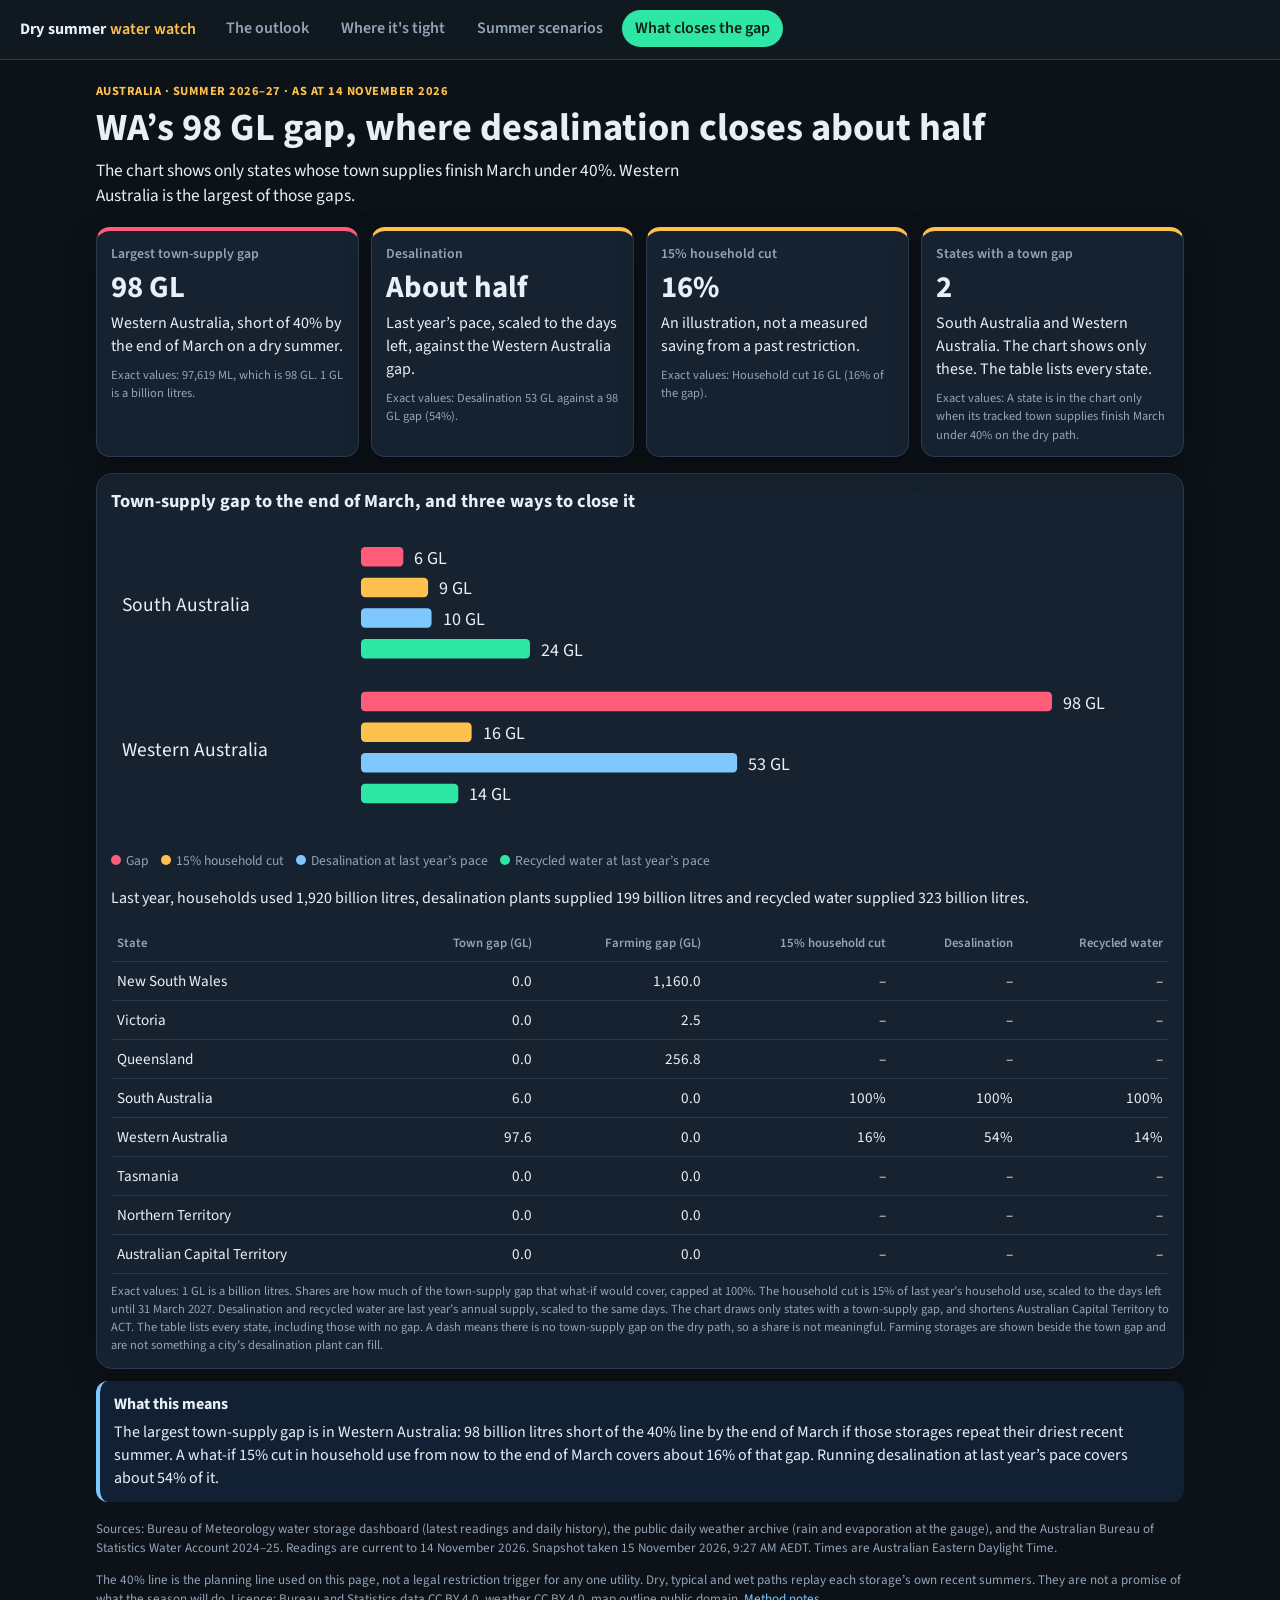
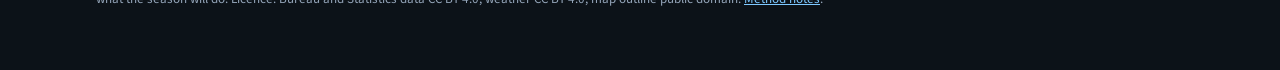
<file: site/levers.html>
<!DOCTYPE html>
<html lang="en-AU">
<head>
  <meta charset="utf-8">
  <meta name="viewport" content="width=device-width, initial-scale=1">
  <title>What closes the gap · Dry summer water watch</title>
  <link rel="preconnect" href="https://fonts.googleapis.com">
  <link rel="stylesheet" href="https://fonts.googleapis.com/css2?family=Source+Sans+3:wght@400;600;700&amp;display=swap">
  <link rel="stylesheet" href="./assets/style.css">
</head>
<body>
  <header class="topbar">
    <div class="brand">Dry summer <span>water watch</span></div>
    <nav class="tabs" aria-label="Sections"><a class="tab" href="./index.html">The outlook</a><a class="tab" href="./tight.html">Where it&#x27;s tight</a><a class="tab" href="./scenarios.html">Summer scenarios</a><a class="tab active" href="./levers.html">What closes the gap</a></nav>
  </header>
  <main class="wrap">
    <section class="banner"><p class="eyebrow">Australia · summer 2026–27 · as at 14 November 2026</p><h1>WA’s 98 GL gap, where desalination closes about half</h1><p class="lede">The chart shows only states whose town supplies finish March under 40%. Western Australia is the largest of those gaps.</p></section><section class="kpis" style="--cols: 4"><article class="kpi bad">
              <div class="label">Largest town-supply gap</div>
              <div class="value">98 GL</div>
              <p class="detail">Western Australia, short of 40% by the end of March on a dry summer.</p>
              <p class="exact">Exact values: 97,619 ML, which is 98 GL. 1 GL is a billion litres.</p>
            </article><article class="kpi watch">
              <div class="label">Desalination</div>
              <div class="value">About half</div>
              <p class="detail">Last year’s pace, scaled to the days left, against the Western Australia gap.</p>
              <p class="exact">Exact values: Desalination 53 GL against a 98 GL gap (54%).</p>
            </article><article class="kpi watch">
              <div class="label">15% household cut</div>
              <div class="value">16%</div>
              <p class="detail">An illustration, not a measured saving from a past restriction.</p>
              <p class="exact">Exact values: Household cut 16 GL (16% of the gap).</p>
            </article><article class="kpi watch">
              <div class="label">States with a town gap</div>
              <div class="value">2</div>
              <p class="detail">South Australia and Western Australia. The chart shows only these. The table lists every state.</p>
              <p class="exact">Exact values: A state is in the chart only when its tracked town supplies finish March under 40% on the dry path.</p>
            </article></section><section class="panel"><h2>Town-supply gap to the end of March, and three ways to close it</h2><svg class="chart lever-chart" viewBox="0 0 760 232" role="img" aria-label="Town-supply gap against three what-if responses"><text x="8" y="64" font-size="14">South Australia</text><rect x="179.56" y="18" width="30.4" height="14" rx="3" fill="#ff5c7a"/><text x="217.9" y="30" font-size="13">6 GL</text><rect x="179.56" y="40" width="48.2" height="14" rx="3" fill="#ffc14d"/><text x="235.7" y="52" font-size="13">9 GL</text><rect x="179.56" y="62" width="50.7" height="14" rx="3" fill="#7ec8ff"/><text x="238.3" y="74" font-size="13">10 GL</text><rect x="179.56" y="84" width="121.4" height="14" rx="3" fill="#2ee6a6"/><text x="309.0" y="96" font-size="13">24 GL</text><text x="8" y="168" font-size="14">Western Australia</text><rect x="179.56" y="122" width="496.4" height="14" rx="3" fill="#ff5c7a"/><text x="684.0" y="134" font-size="13">98 GL</text><rect x="179.56" y="144" width="79.5" height="14" rx="3" fill="#ffc14d"/><text x="267.0" y="156" font-size="13">16 GL</text><rect x="179.56" y="166" width="270.2" height="14" rx="3" fill="#7ec8ff"/><text x="457.8" y="178" font-size="13">53 GL</text><rect x="179.56" y="188" width="69.9" height="14" rx="3" fill="#2ee6a6"/><text x="257.4" y="200" font-size="13">14 GL</text></svg><div class="legend"><span><i class="swatch" style="background:#ff5c7a"></i>Gap</span><span><i class="swatch" style="background:#ffc14d"></i>15% household cut</span><span><i class="swatch" style="background:#7ec8ff"></i>Desalination at last year’s pace</span><span><i class="swatch" style="background:#2ee6a6"></i>Recycled water at last year’s pace</span></div><p>Last year, households used 1,920 billion litres, desalination plants supplied 199 billion litres and recycled water supplied 323 billion litres.</p><table><thead><tr><th>State</th><th class='num'>Town gap (GL)</th><th class='num'>Farming gap (GL)</th><th class='num'>15% household cut</th><th class='num'>Desalination</th><th class='num'>Recycled water</th></tr></thead><tbody><tr><td>New South Wales</td><td class='num'>0.0</td><td class='num'>1,160.0</td><td class='num'>–</td><td class='num'>–</td><td class='num'>–</td></tr><tr><td>Victoria</td><td class='num'>0.0</td><td class='num'>2.5</td><td class='num'>–</td><td class='num'>–</td><td class='num'>–</td></tr><tr><td>Queensland</td><td class='num'>0.0</td><td class='num'>256.8</td><td class='num'>–</td><td class='num'>–</td><td class='num'>–</td></tr><tr><td>South Australia</td><td class='num'>6.0</td><td class='num'>0.0</td><td class='num'>100%</td><td class='num'>100%</td><td class='num'>100%</td></tr><tr><td>Western Australia</td><td class='num'>97.6</td><td class='num'>0.0</td><td class='num'>16%</td><td class='num'>54%</td><td class='num'>14%</td></tr><tr><td>Tasmania</td><td class='num'>0.0</td><td class='num'>0.0</td><td class='num'>–</td><td class='num'>–</td><td class='num'>–</td></tr><tr><td>Northern Territory</td><td class='num'>0.0</td><td class='num'>0.0</td><td class='num'>–</td><td class='num'>–</td><td class='num'>–</td></tr><tr><td>Australian Capital Territory</td><td class='num'>0.0</td><td class='num'>0.0</td><td class='num'>–</td><td class='num'>–</td><td class='num'>–</td></tr></tbody></table><p class="exact">Exact values: 1 GL is a billion litres. Shares are how much of the town-supply gap that what-if would cover, capped at 100%. The household cut is 15% of last year’s household use, scaled to the days left until 31 March 2027. Desalination and recycled water are last year’s annual supply, scaled to the same days. The chart draws only states with a town-supply gap, and shortens Australian Capital Territory to ACT. The table lists every state, including those with no gap. A dash means there is no town-supply gap on the dry path, so a share is not meaningful. Farming storages are shown beside the town gap and are not something a city’s desalination plant can fill.</p></section><aside class="means"><strong>What this means</strong>The largest town-supply gap is in Western Australia: 98 billion litres short of the 40% line by the end of March if those storages repeat their driest recent summer. A what-if 15% cut in household use from now to the end of March covers about 16% of that gap. Running desalination at last year’s pace covers about 54% of it.</aside>
    <footer class="sources">
      <p>Sources: Bureau of Meteorology water storage dashboard (latest readings and daily history),
      the public daily weather archive (rain and evaporation at the gauge), and the Australian Bureau of Statistics
      Water Account 2024–25. Readings are current to 14 November 2026.
      Snapshot taken 15 November 2026, 9:27 AM AEDT. Times are Australian Eastern Daylight Time.</p>
      <p>The 40% line is the planning line used on this page, not a legal restriction trigger for any one utility.
      Dry, typical and wet paths replay each storage’s own recent summers. They are not a promise of what the season will do.
      Licence: Bureau and Statistics data CC BY 4.0, weather CC BY 4.0, map outline public domain.
      <a href="https://github.com/LuciferDataEngineer/dry-summer-water-watch">Method notes</a>.</p>
    </footer>
  </main>
</body>
</html>
</file>
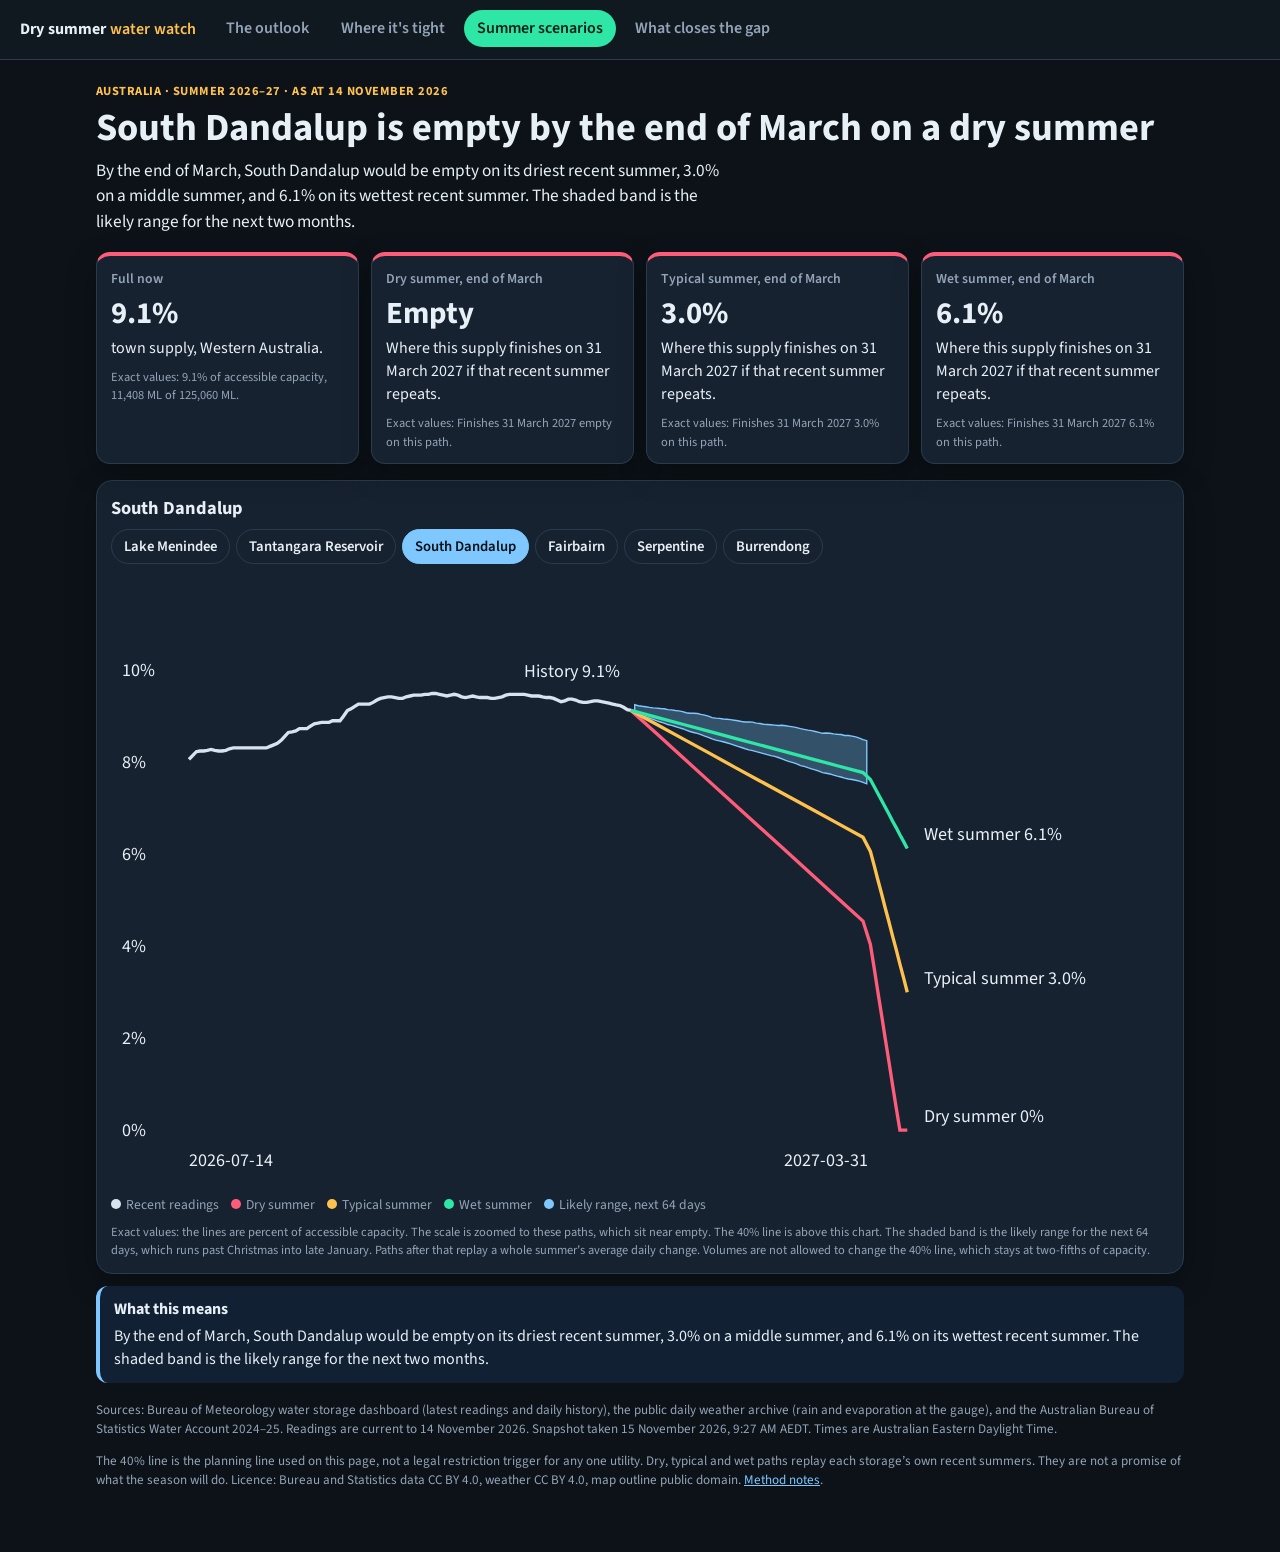
<file: site/scenarios.html>
<!DOCTYPE html>
<html lang="en-AU">
<head>
  <meta charset="utf-8">
  <meta name="viewport" content="width=device-width, initial-scale=1">
  <title>Summer scenarios · Dry summer water watch</title>
  <link rel="preconnect" href="https://fonts.googleapis.com">
  <link rel="stylesheet" href="https://fonts.googleapis.com/css2?family=Source+Sans+3:wght@400;600;700&amp;display=swap">
  <link rel="stylesheet" href="./assets/style.css">
</head>
<body>
  <header class="topbar">
    <div class="brand">Dry summer <span>water watch</span></div>
    <nav class="tabs" aria-label="Sections"><a class="tab" href="./index.html">The outlook</a><a class="tab" href="./tight.html">Where it&#x27;s tight</a><a class="tab active" href="./scenarios.html">Summer scenarios</a><a class="tab" href="./levers.html">What closes the gap</a></nav>
  </header>
  <main class="wrap">
    <section class="banner"><p class="eyebrow">Australia · summer 2026–27 · as at 14 November 2026</p><h1>South Dandalup is empty by the end of March on a dry summer</h1><p class="lede">By the end of March, South Dandalup would be empty on its driest recent summer, 3.0% on a middle summer, and 6.1% on its wettest recent summer. The shaded band is the likely range for the next two months.</p></section><section class="kpis" id="scenario-kpis" style="--cols: 4"><article class="kpi bad">
              <div class="label">Full now</div>
              <div class="value">9.1%</div>
              <p class="detail">town supply, Western Australia.</p>
              <p class="exact">Exact values: 9.1% of accessible capacity, 11,408 ML of 125,060 ML.</p>
            </article><article class="kpi bad">
              <div class="label">Dry summer, end of March</div>
              <div class="value">Empty</div>
              <p class="detail">Where this supply finishes on 31 March 2027 if that recent summer repeats.</p>
              <p class="exact">Exact values: Finishes 31 March 2027 empty on this path.</p>
            </article><article class="kpi bad">
              <div class="label">Typical summer, end of March</div>
              <div class="value">3.0%</div>
              <p class="detail">Where this supply finishes on 31 March 2027 if that recent summer repeats.</p>
              <p class="exact">Exact values: Finishes 31 March 2027 3.0% on this path.</p>
            </article><article class="kpi bad">
              <div class="label">Wet summer, end of March</div>
              <div class="value">6.1%</div>
              <p class="detail">Where this supply finishes on 31 March 2027 if that recent summer repeats.</p>
              <p class="exact">Exact values: Finishes 31 March 2027 6.1% on this path.</p>
            </article></section><section class="panel"><h2 id="scenario-title">South Dandalup</h2><div class="pills"><button class="pill" type="button" data-id="new-south-wales-lake-menindee">Lake Menindee</button><button class="pill" type="button" data-id="new-south-wales-tantangara-reservoir">Tantangara Reservoir</button><button class="pill active" type="button" data-id="western-australia-south-dandalup">South Dandalup</button><button class="pill" type="button" data-id="queensland-fairbairn">Fairbairn</button><button class="pill" type="button" data-id="western-australia-serpentine">Serpentine</button><button class="pill" type="button" data-id="new-south-wales-burrendong">Burrendong</button></div><div id="scenario-chart"><svg class="chart scenario-chart" viewBox="0 0 760 440" role="img" aria-label="Summer paths for South Dandalup"><text x="8" y="402.0" font-size="13" class="muted-text">0%</text><text x="8" y="335.9" font-size="13" class="muted-text">2%</text><text x="8" y="269.8" font-size="13" class="muted-text">4%</text><text x="8" y="203.7" font-size="13" class="muted-text">6%</text><text x="8" y="137.6" font-size="13" class="muted-text">8%</text><text x="8" y="71.6" font-size="13" class="muted-text">10%</text><polygon points="376.2,98.5 378.8,99.4 381.5,100.4 384.1,101.2 386.8,102.1 389.4,103.0 392.1,104.1 394.7,104.9 397.4,105.7 400.0,106.7 402.6,107.3 405.3,108.1 407.9,108.9 410.6,109.7 413.2,110.7 415.9,111.7 418.5,112.4 421.2,113.1 423.8,114.0 426.5,115.0 429.1,115.9 431.8,117.0 434.4,117.9 437.0,118.4 439.7,119.1 442.3,119.8 445.0,120.6 447.6,121.5 450.3,122.4 452.9,123.2 455.6,124.1 458.2,124.9 460.9,125.4 463.5,126.2 466.2,126.9 468.8,127.6 471.4,128.3 474.1,129.0 476.7,129.6 479.4,130.4 482.0,131.4 484.7,132.5 487.3,133.3 490.0,134.1 492.6,135.0 495.3,136.2 497.9,136.8 500.6,137.7 503.2,138.5 505.8,139.3 508.5,140.2 511.1,141.2 513.8,141.7 516.4,142.2 519.1,143.1 521.7,143.8 524.4,144.4 527.0,145.2 529.7,145.8 532.3,146.2 535.0,146.7 537.6,147.4 540.2,148.3 542.9,149.3 542.9,118.3 540.2,117.6 537.6,116.4 535.0,115.6 532.3,115.0 529.7,114.6 527.0,114.6 524.4,113.9 521.7,113.7 519.1,113.4 516.4,113.0 513.8,112.8 511.1,113.0 508.5,112.3 505.8,111.7 503.2,111.1 500.6,110.7 497.9,110.2 495.3,109.6 492.6,108.9 490.0,108.4 487.3,108.0 484.7,107.6 482.0,107.2 479.4,107.4 476.7,107.1 474.1,106.9 471.4,106.7 468.8,106.5 466.2,106.0 463.5,105.7 460.9,105.0 458.2,104.9 455.6,104.9 452.9,104.5 450.3,104.0 447.6,103.6 445.0,103.2 442.3,102.9 439.7,102.7 437.0,102.3 434.4,102.1 431.8,101.7 429.1,100.6 426.5,99.9 423.8,99.4 421.2,98.8 418.5,98.6 415.9,98.6 413.2,98.2 410.6,97.4 407.9,96.9 405.3,96.6 402.6,96.2 400.0,96.0 397.4,95.4 394.7,95.2 392.1,94.9 389.4,94.7 386.8,94.4 384.1,93.9 381.5,93.6 378.8,93.2 376.2,92.5" fill="#7ec8ff" fill-opacity="0.28" stroke="#7ec8ff" stroke-width="1"/><path d="M56.0,131.7 L58.6,129.0 L61.3,126.2 L63.9,125.7 L66.6,125.7 L69.2,125.2 L71.9,124.6 L74.5,125.2 L77.2,125.7 L79.8,125.7 L82.5,125.2 L85.1,124.1 L87.8,123.5 L90.4,123.5 L93.0,123.5 L95.7,123.5 L98.3,123.5 L101.0,123.5 L103.6,123.5 L106.3,123.5 L108.9,123.5 L111.6,123.5 L114.2,122.4 L116.9,121.3 L119.5,120.2 L122.2,118.0 L124.8,115.2 L127.4,112.4 L130.1,111.9 L132.7,111.3 L135.4,109.6 L138.0,109.6 L140.7,109.6 L143.3,107.9 L146.0,106.2 L148.6,105.7 L151.3,105.1 L153.9,105.1 L156.6,105.1 L159.2,104.0 L161.8,104.0 L164.5,104.0 L167.1,100.6 L169.8,96.6 L172.4,95.4 L175.1,93.7 L177.7,92.0 L180.4,92.0 L183.0,92.0 L185.7,92.0 L188.3,90.8 L191.0,89.1 L193.6,87.9 L196.2,87.3 L198.9,86.8 L201.5,86.8 L204.2,87.3 L206.8,87.9 L209.5,87.9 L212.1,86.8 L214.8,86.2 L217.4,85.6 L220.1,85.6 L222.7,85.6 L225.4,85.0 L228.0,85.0 L230.6,84.4 L233.3,84.4 L235.9,85.0 L238.6,85.6 L241.2,86.2 L243.9,85.6 L246.5,85.0 L249.2,85.6 L251.8,86.8 L254.5,87.3 L257.1,86.8 L259.8,86.2 L262.4,86.8 L265.0,87.3 L267.7,87.3 L270.3,87.3 L273.0,87.9 L275.6,87.9 L278.3,87.3 L280.9,86.8 L283.6,85.6 L286.2,85.0 L288.9,85.0 L291.5,85.0 L294.2,85.0 L296.8,85.0 L299.4,85.6 L302.1,86.2 L304.7,86.2 L307.4,86.2 L310.0,86.8 L312.7,87.3 L315.3,87.3 L318.0,87.9 L320.6,89.1 L323.3,90.3 L325.9,89.7 L328.6,88.5 L331.2,88.5 L333.8,89.1 L336.5,90.3 L339.1,90.8 L341.8,90.8 L344.4,90.3 L347.1,89.7 L349.7,89.7 L352.4,90.3 L355.0,90.8 L357.7,91.4 L360.3,92.0 L363.0,92.6 L365.6,93.1 L368.2,94.3 L370.9,96.0 L373.5,96.6" fill="none" stroke="#d6e4f0" stroke-width="2.4"/><path d="M373.5,96.6 L392.1,113.4 L410.6,130.2 L429.1,147.0 L447.6,163.8 L466.2,180.6 L484.7,197.4 L503.2,214.2 L521.7,231.1 L540.2,247.9 L545.5,264.7 L548.2,281.5 L550.8,298.3 L553.5,315.1 L556.1,331.9 L558.8,348.7 L561.4,365.5 L564.1,382.3 L566.7,398.0 L569.4,398.0 L572.0,398.0" fill="none" stroke="#ff5c7a" stroke-width="2.4"/><path d="M373.5,96.6 L392.1,106.7 L410.6,116.8 L429.1,126.9 L447.6,137.1 L466.2,147.2 L484.7,157.3 L503.2,167.4 L521.7,177.5 L540.2,187.7 L545.5,197.8 L548.2,207.9 L550.8,218.0 L553.5,228.1 L556.1,238.3 L558.8,248.4 L561.4,258.5 L564.1,268.6 L566.7,278.8 L569.4,288.9 L572.0,299.0" fill="none" stroke="#ffc14d" stroke-width="2.4"/><path d="M373.5,96.6 L392.1,101.5 L410.6,106.5 L429.1,111.5 L447.6,116.4 L466.2,121.4 L484.7,126.3 L503.2,131.3 L521.7,136.3 L540.2,141.2 L545.5,146.2 L548.2,151.2 L550.8,156.1 L553.5,161.1 L556.1,166.0 L558.8,171.0 L561.4,176.0 L564.1,180.9 L566.7,185.9 L569.4,190.8 L572.0,195.8" fill="none" stroke="#2ee6a6" stroke-width="2.4"/><text x="365.5" y="72.6" text-anchor="end" font-size="13" fill="#d6e4f0">History 9.1%</text><text x="584.0" y="392.0" font-size="13" fill="#ff5c7a">Dry summer 0%</text><text x="584.0" y="293.0" font-size="13" fill="#ffc14d">Typical summer 3.0%</text><text x="584.0" y="189.8" font-size="13" fill="#2ee6a6">Wet summer 6.1%</text><text x="56" y="424" font-size="13" class="muted-text">2026-07-14</text><text x="483.4" y="424" font-size="13" class="muted-text">2027-03-31</text></svg><div class="legend"><span><i class="swatch" style="background:#d6e4f0"></i>Recent readings</span><span><i class="swatch" style="background:#ff5c7a"></i>Dry summer</span><span><i class="swatch" style="background:#ffc14d"></i>Typical summer</span><span><i class="swatch" style="background:#2ee6a6"></i>Wet summer</span><span><i class="swatch" style="background:#7ec8ff"></i>Likely range, next 64 days</span></div></div><p class="exact">Exact values: the lines are percent of accessible capacity. <span id="scenario-scale">The scale is zoomed to these paths, which sit near empty. The 40% line is above this chart.</span> The shaded band is the likely range for the next 64 days, which runs past Christmas into late January. Paths after that replay a whole summer’s average daily change. Volumes are not allowed to change the 40% line, which stays at two-fifths of capacity.</p></section><aside class="means"><strong>What this means</strong><span id="scenario-means">By the end of March, South Dandalup would be empty on its driest recent summer, 3.0% on a middle summer, and 6.1% on its wettest recent summer. The shaded band is the likely range for the next two months.</span></aside>
    <script id="scenario-data" type="application/json">{"new-south-wales-lake-menindee": {"place": "Lake Menindee", "capacity_ml": 568628.0, "path": {"history": [{"date": "2026-07-16", "volume_ml": 0.0}, {"date": "2026-07-17", "volume_ml": 0.0}, {"date": "2026-07-18", "volume_ml": 0.0}, {"date": "2026-07-19", "volume_ml": 0.0}, {"date": "2026-07-20", "volume_ml": 0.0}, {"date": "2026-07-21", "volume_ml": 0.0}, {"date": "2026-07-22", "volume_ml": 0.0}, {"date": "2026-07-23", "volume_ml": 0.0}, {"date": "2026-07-24", "volume_ml": 0.0}, {"date": "2026-07-25", "volume_ml": 0.0}, {"date": "2026-07-26", "volume_ml": 0.0}, {"date": "2026-07-27", "volume_ml": 0.0}, {"date": "2026-07-28", "volume_ml": 0.0}, {"date": "2026-07-29", "volume_ml": 0.0}, {"date": "2026-07-30", "volume_ml": 0.0}, {"date": "2026-07-31", "volume_ml": 0.0}, {"date": "2026-08-01", "volume_ml": 0.0}, {"date": "2026-08-02", "volume_ml": 0.0}, {"date": "2026-08-03", "volume_ml": 0.0}, {"date": "2026-08-04", "volume_ml": 0.0}, {"date": "2026-08-05", "volume_ml": 0.0}, {"date": "2026-08-06", "volume_ml": 0.0}, {"date": "2026-08-07", "volume_ml": 0.0}, {"date": "2026-08-08", "volume_ml": 0.0}, {"date": "2026-08-09", "volume_ml": 0.0}, {"date": "2026-08-10", "volume_ml": 0.0}, {"date": "2026-08-11", "volume_ml": 0.0}, {"date": "2026-08-12", "volume_ml": 0.0}, {"date": "2026-08-13", "volume_ml": 0.0}, {"date": "2026-08-14", "volume_ml": 0.0}, {"date": "2026-08-15", "volume_ml": 0.0}, {"date": "2026-08-16", "volume_ml": 0.0}, {"date": "2026-08-17", "volume_ml": 0.0}, {"date": "2026-08-18", "volume_ml": 0.0}, {"date": "2026-08-19", "volume_ml": 0.0}, {"date": "2026-08-20", "volume_ml": 0.0}, {"date": "2026-08-21", "volume_ml": 0.0}, {"date": "2026-08-22", "volume_ml": 0.0}, {"date": "2026-08-23", "volume_ml": 0.0}, {"date": "2026-08-24", "volume_ml": 0.0}, {"date": "2026-08-25", "volume_ml": 0.0}, {"date": "2026-08-26", "volume_ml": 0.0}, {"date": "2026-08-27", "volume_ml": 0.0}, {"date": "2026-08-28", "volume_ml": 0.0}, {"date": "2026-08-29", "volume_ml": 0.0}, {"date": "2026-08-30", "volume_ml": 0.0}, {"date": "2026-08-31", "volume_ml": 0.0}, {"date": "2026-09-01", "volume_ml": 0.0}, {"date": "2026-09-02", "volume_ml": 0.0}, {"date": "2026-09-03", "volume_ml": 0.0}, {"date": "2026-09-04", "volume_ml": 0.0}, {"date": "2026-09-05", "volume_ml": 0.0}, {"date": "2026-09-06", "volume_ml": 0.0}, {"date": "2026-09-07", "volume_ml": 0.0}, {"date": "2026-09-08", "volume_ml": 0.0}, {"date": "2026-09-09", "volume_ml": 0.0}, {"date": "2026-09-10", "volume_ml": 0.0}, {"date": "2026-09-11", "volume_ml": 0.0}, {"date": "2026-09-12", "volume_ml": 0.0}, {"date": "2026-09-13", "volume_ml": 0.0}, {"date": "2026-09-14", "volume_ml": 0.0}, {"date": "2026-09-15", "volume_ml": 0.0}, {"date": "2026-09-16", "volume_ml": 0.0}, {"date": "2026-09-17", "volume_ml": 0.0}, {"date": "2026-09-18", "volume_ml": 0.0}, {"date": "2026-09-19", "volume_ml": 0.0}, {"date": "2026-09-20", "volume_ml": 0.0}, {"date": "2026-09-21", "volume_ml": 0.0}, {"date": "2026-09-22", "volume_ml": 0.0}, {"date": "2026-09-23", "volume_ml": 0.0}, {"date": "2026-09-24", "volume_ml": 0.0}, {"date": "2026-09-25", "volume_ml": 0.0}, {"date": "2026-09-26", "volume_ml": 0.0}, {"date": "2026-09-27", "volume_ml": 0.0}, {"date": "2026-09-28", "volume_ml": 0.0}, {"date": "2026-09-29", "volume_ml": 0.0}, {"date": "2026-09-30", "volume_ml": 0.0}, {"date": "2026-10-01", "volume_ml": 0.0}, {"date": "2026-10-02", "volume_ml": 0.0}, {"date": "2026-10-03", "volume_ml": 0.0}, {"date": "2026-10-04", "volume_ml": 0.0}, {"date": "2026-10-05", "volume_ml": 0.0}, {"date": "2026-10-06", "volume_ml": 0.0}, {"date": "2026-10-07", "volume_ml": 0.0}, {"date": "2026-10-08", "volume_ml": 0.0}, {"date": "2026-10-09", "volume_ml": 0.0}, {"date": "2026-10-10", "volume_ml": 0.0}, {"date": "2026-10-11", "volume_ml": 0.0}, {"date": "2026-10-12", "volume_ml": 0.0}, {"date": "2026-10-13", "volume_ml": 0.0}, {"date": "2026-10-14", "volume_ml": 0.0}, {"date": "2026-10-15", "volume_ml": 0.0}, {"date": "2026-10-16", "volume_ml": 0.0}, {"date": "2026-10-17", "volume_ml": 0.0}, {"date": "2026-10-18", "volume_ml": 0.0}, {"date": "2026-10-19", "volume_ml": 0.0}, {"date": "2026-10-20", "volume_ml": 0.0}, {"date": "2026-10-21", "volume_ml": 0.0}, {"date": "2026-10-22", "volume_ml": 0.0}, {"date": "2026-10-23", "volume_ml": 0.0}, {"date": "2026-10-24", "volume_ml": 0.0}, {"date": "2026-10-25", "volume_ml": 0.0}, {"date": "2026-10-26", "volume_ml": 0.0}, {"date": "2026-10-27", "volume_ml": 0.0}, {"date": "2026-10-28", "volume_ml": 0.0}, {"date": "2026-10-29", "volume_ml": 0.0}, {"date": "2026-10-30", "volume_ml": 0.0}, {"date": "2026-10-31", "volume_ml": 0.0}, {"date": "2026-11-01", "volume_ml": 0.0}, {"date": "2026-11-02", "volume_ml": 0.0}, {"date": "2026-11-03", "volume_ml": 0.0}, {"date": "2026-11-04", "volume_ml": 0.0}, {"date": "2026-11-05", "volume_ml": 0.0}, {"date": "2026-11-06", "volume_ml": 0.0}, {"date": "2026-11-07", "volume_ml": 0.0}, {"date": "2026-11-08", "volume_ml": 0.0}, {"date": "2026-11-09", "volume_ml": 0.0}, {"date": "2026-11-10", "volume_ml": 0.0}, {"date": "2026-11-11", "volume_ml": 0.0}, {"date": "2026-11-12", "volume_ml": 0.0}, {"date": "2026-11-13", "volume_ml": 0.0}], "dry": [{"date": "2026-11-13", "volume_ml": 0.0}, {"date": "2026-11-20", "volume_ml": -17189.4503}, {"date": "2026-11-27", "volume_ml": -34378.9007}, {"date": "2026-12-04", "volume_ml": -51568.351}, {"date": "2026-12-11", "volume_ml": -68757.8013}, {"date": "2026-12-18", "volume_ml": -85947.2517}, {"date": "2026-12-25", "volume_ml": -103136.702}, {"date": "2027-01-01", "volume_ml": -120326.1523}, {"date": "2027-01-08", "volume_ml": -137515.6026}, {"date": "2027-01-15", "volume_ml": -154705.053}, {"date": "2027-01-22", "volume_ml": -171894.5033}, {"date": "2027-01-29", "volume_ml": -189083.9536}, {"date": "2027-02-05", "volume_ml": -206273.404}, {"date": "2027-02-12", "volume_ml": -223462.8543}, {"date": "2027-02-19", "volume_ml": -240652.3046}, {"date": "2027-02-26", "volume_ml": -257841.755}, {"date": "2027-03-05", "volume_ml": -275031.2053}, {"date": "2027-03-12", "volume_ml": -292220.6556}, {"date": "2027-03-19", "volume_ml": -309410.106}, {"date": "2027-03-26", "volume_ml": -326599.5563}, {"date": "2027-03-31", "volume_ml": -338877.7351}], "typical": [{"date": "2026-11-13", "volume_ml": 0.0}, {"date": "2026-11-20", "volume_ml": -8407.4596}, {"date": "2026-11-27", "volume_ml": -16814.9192}, {"date": "2026-12-04", "volume_ml": -25222.3788}, {"date": "2026-12-11", "volume_ml": -33629.8384}, {"date": "2026-12-18", "volume_ml": -42037.2981}, {"date": "2026-12-25", "volume_ml": -50444.7577}, {"date": "2027-01-01", "volume_ml": -58852.2173}, {"date": "2027-01-08", "volume_ml": -67259.6769}, {"date": "2027-01-15", "volume_ml": -75667.1365}, {"date": "2027-01-22", "volume_ml": -84074.5961}, {"date": "2027-01-29", "volume_ml": -92482.0557}, {"date": "2027-02-05", "volume_ml": -100889.5153}, {"date": "2027-02-12", "volume_ml": -109296.9749}, {"date": "2027-02-19", "volume_ml": -117704.4346}, {"date": "2027-02-26", "volume_ml": -126111.8942}, {"date": "2027-03-05", "volume_ml": -134519.3538}, {"date": "2027-03-12", "volume_ml": -142926.8134}, {"date": "2027-03-19", "volume_ml": -151334.273}, {"date": "2027-03-26", "volume_ml": -159741.7326}, {"date": "2027-03-31", "volume_ml": -165747.0609}], "wet": [{"date": "2026-11-13", "volume_ml": 0.0}, {"date": "2026-11-20", "volume_ml": 0.0}, {"date": "2026-11-27", "volume_ml": 0.0}, {"date": "2026-12-04", "volume_ml": 0.0}, {"date": "2026-12-11", "volume_ml": 0.0}, {"date": "2026-12-18", "volume_ml": 0.0}, {"date": "2026-12-25", "volume_ml": 0.0}, {"date": "2027-01-01", "volume_ml": 0.0}, {"date": "2027-01-08", "volume_ml": 0.0}, {"date": "2027-01-15", "volume_ml": 0.0}, {"date": "2027-01-22", "volume_ml": 0.0}, {"date": "2027-01-29", "volume_ml": 0.0}, {"date": "2027-02-05", "volume_ml": 0.0}, {"date": "2027-02-12", "volume_ml": 0.0}, {"date": "2027-02-19", "volume_ml": 0.0}, {"date": "2027-02-26", "volume_ml": 0.0}, {"date": "2027-03-05", "volume_ml": 0.0}, {"date": "2027-03-12", "volume_ml": 0.0}, {"date": "2027-03-19", "volume_ml": 0.0}, {"date": "2027-03-26", "volume_ml": 0.0}, {"date": "2027-03-31", "volume_ml": 0.0}], "band": [{"date": "2026-11-14", "p10_ml": -4481.8594, "p50_ml": -1534.3281, "p90_ml": 3549.9844}, {"date": "2026-11-15", "p10_ml": -3292.375, "p50_ml": -1289.7656, "p90_ml": 2777.1719}, {"date": "2026-11-16", "p10_ml": -2702.6875, "p50_ml": -1058.8594, "p90_ml": 2163.8906}, {"date": "2026-11-17", "p10_ml": -2727.25, "p50_ml": -1367.9844, "p90_ml": 1698.3047}, {"date": "2026-11-18", "p10_ml": -2284.5625, "p50_ml": -1091.6406, "p90_ml": 2142.6484}, {"date": "2026-11-19", "p10_ml": -2016.2031, "p50_ml": -991.9375, "p90_ml": 2035.1484}, {"date": "2026-11-20", "p10_ml": -2143.6406, "p50_ml": -671.6719, "p90_ml": 2367.375}, {"date": "2026-11-21", "p10_ml": -1880.9375, "p50_ml": -882.4531, "p90_ml": 2182.2734}, {"date": "2026-11-22", "p10_ml": -1669.1094, "p50_ml": -949.9844, "p90_ml": 2454.0234}, {"date": "2026-11-23", "p10_ml": -1624.125, "p50_ml": -940.7188, "p90_ml": 2692.0156}, {"date": "2026-11-24", "p10_ml": -1928.7812, "p50_ml": -1109.9062, "p90_ml": 2600.1328}, {"date": "2026-11-25", "p10_ml": -2082.1094, "p50_ml": -875.0, "p90_ml": 2975.4922}, {"date": "2026-11-26", "p10_ml": -2144.6562, "p50_ml": -606.8438, "p90_ml": 3646.9375}, {"date": "2026-11-27", "p10_ml": -2075.2812, "p50_ml": -544.5312, "p90_ml": 3860.3828}, {"date": "2026-11-28", "p10_ml": -2086.5312, "p50_ml": -539.6406, "p90_ml": 3873.5391}, {"date": "2026-11-29", "p10_ml": -1976.75, "p50_ml": -401.8906, "p90_ml": 4102.9531}, {"date": "2026-11-30", "p10_ml": -1988.7188, "p50_ml": -654.6406, "p90_ml": 3653.6719}, {"date": "2026-12-01", "p10_ml": -2139.2656, "p50_ml": -1070.8906, "p90_ml": 3103.0391}, {"date": "2026-12-02", "p10_ml": -1719.3594, "p50_ml": -1060.7656, "p90_ml": 2797.5234}, {"date": "2026-12-03", "p10_ml": -1808.7969, "p50_ml": -745.875, "p90_ml": 3109.1641}, {"date": "2026-12-04", "p10_ml": -2045.9219, "p50_ml": -994.6719, "p90_ml": 3205.9531}, {"date": "2026-12-05", "p10_ml": -2049.3281, "p50_ml": -975.375, "p90_ml": 3645.0781}, {"date": "2026-12-06", "p10_ml": -1955.8125, "p50_ml": -666.4375, "p90_ml": 3872.0234}, {"date": "2026-12-07", "p10_ml": -2080.0469, "p50_ml": -596.4844, "p90_ml": 3197.75}, {"date": "2026-12-08", "p10_ml": -1940.875, "p50_ml": -827.9688, "p90_ml": 2293.8438}, {"date": "2026-12-09", "p10_ml": -1352.125, "p50_ml": -137.0312, "p90_ml": 2913.8203}, {"date": "2026-12-10", "p10_ml": -1623.6562, "p50_ml": -324.9609, "p90_ml": 2267.4297}, {"date": "2026-12-11", "p10_ml": -2384.25, "p50_ml": -883.4219, "p90_ml": 2110.5312}, {"date": "2026-12-12", "p10_ml": -2455.7188, "p50_ml": -864.7812, "p90_ml": 2305.7969}, {"date": "2026-12-13", "p10_ml": -2445.0312, "p50_ml": -972.9844, "p90_ml": 2866.8203}, {"date": "2026-12-14", "p10_ml": -2081.4844, "p50_ml": -534.7656, "p90_ml": 3597.1719}, {"date": "2026-12-15", "p10_ml": -1840.2656, "p50_ml": -388.8438, "p90_ml": 3463.75}, {"date": "2026-12-16", "p10_ml": -1927.7969, "p50_ml": -645.5156, "p90_ml": 3895.6953}, {"date": "2026-12-17", "p10_ml": -2419.1875, "p50_ml": -866.6406, "p90_ml": 3693.9844}, {"date": "2026-12-18", "p10_ml": -2277.4688, "p50_ml": -856.25, "p90_ml": 3873.3828}, {"date": "2026-12-19", "p10_ml": -2303.1406, "p50_ml": -797.5781, "p90_ml": 4019.2578}, {"date": "2026-12-20", "p10_ml": -2041.6719, "p50_ml": -445.1719, "p90_ml": 5056.0312}, {"date": "2026-12-21", "p10_ml": -1743.4219, "p50_ml": -146.1406, "p90_ml": 6454.6875}, {"date": "2026-12-22", "p10_ml": -1867.5156, "p50_ml": -279.0391, "p90_ml": 6353.6562}, {"date": "2026-12-23", "p10_ml": -1817.5625, "p50_ml": -266.8828, "p90_ml": 6494.7188}, {"date": "2026-12-24", "p10_ml": -2000.8594, "p50_ml": -225.6953, "p90_ml": 7215.2969}, {"date": "2026-12-25", "p10_ml": -2012.0938, "p50_ml": -532.5938, "p90_ml": 7225.0703}, {"date": "2026-12-26", "p10_ml": -1928.5156, "p50_ml": -606.5156, "p90_ml": 7391.6875}, {"date": "2026-12-27", "p10_ml": -1944.3281, "p50_ml": -638.375, "p90_ml": 7617.9219}, {"date": "2026-12-28", "p10_ml": -1947.625, "p50_ml": -427.4531, "p90_ml": 7891.4297}, {"date": "2026-12-29", "p10_ml": -1989.0469, "p50_ml": -286.7656, "p90_ml": 8817.1406}, {"date": "2026-12-30", "p10_ml": -1455.1875, "p50_ml": 95.125, "p90_ml": 8898.9062}, {"date": "2026-12-31", "p10_ml": -1689.2969, "p50_ml": -150.1562, "p90_ml": 7777.0312}, {"date": "2027-01-01", "p10_ml": -1793.8125, "p50_ml": -573.2344, "p90_ml": 7129.3594}, {"date": "2027-01-02", "p10_ml": -1743.2812, "p50_ml": -286.9844, "p90_ml": 7546.9766}, {"date": "2027-01-03", "p10_ml": -1670.8594, "p50_ml": -357.1328, "p90_ml": 7401.8984}, {"date": "2027-01-04", "p10_ml": -1640.9375, "p50_ml": -363.0625, "p90_ml": 7840.2891}, {"date": "2027-01-05", "p10_ml": -1778.1875, "p50_ml": -405.5625, "p90_ml": 7749.1172}, {"date": "2027-01-06", "p10_ml": -1636.5312, "p50_ml": -364.4062, "p90_ml": 7869.1875}, {"date": "2027-01-07", "p10_ml": -1596.5469, "p50_ml": 98.125, "p90_ml": 8373.0391}, {"date": "2027-01-08", "p10_ml": -1862.5, "p50_ml": -47.6094, "p90_ml": 8448.6562}, {"date": "2027-01-09", "p10_ml": -2431.6562, "p50_ml": -391.9375, "p90_ml": 8801.2422}, {"date": "2027-01-10", "p10_ml": -2336.1562, "p50_ml": -365.6406, "p90_ml": 9156.4219}, {"date": "2027-01-11", "p10_ml": -2414.2031, "p50_ml": -269.5469, "p90_ml": 9718.2344}, {"date": "2027-01-12", "p10_ml": -2439.7969, "p50_ml": -137.7266, "p90_ml": 10441.1484}, {"date": "2027-01-13", "p10_ml": -2385.8125, "p50_ml": -8.9219, "p90_ml": 10443.8438}, {"date": "2027-01-14", "p10_ml": -2250.4219, "p50_ml": 458.0547, "p90_ml": 11392.8281}, {"date": "2027-01-15", "p10_ml": -1831.4531, "p50_ml": 551.8359, "p90_ml": 11211.1328}, {"date": "2027-01-16", "p10_ml": -1558.8125, "p50_ml": 1071.1719, "p90_ml": 13012.8672}]}, "percent_full": 0.0, "end_percent_dry": -59.5957, "end_percent_typical": -29.1486, "end_percent_wet": 0.0, "cards": [{"label": "Full now", "value": "0.0%", "detail": "farming supply, New South Wales.", "exact": "0.0% of accessible capacity, 0 ML of 568,628 ML.", "tone": "bad"}, {"label": "Dry summer, end of March", "value": "Empty", "detail": "Where this supply finishes on 31 March 2027 if that recent summer repeats.", "exact": "Finishes 31 March 2027 empty on this path.", "tone": "bad"}, {"label": "Typical summer, end of March", "value": "Empty", "detail": "Where this supply finishes on 31 March 2027 if that recent summer repeats.", "exact": "Finishes 31 March 2027 empty on this path.", "tone": "bad"}, {"label": "Wet summer, end of March", "value": "Empty", "detail": "Where this supply finishes on 31 March 2027 if that recent summer repeats.", "exact": "Finishes 31 March 2027 empty on this path.", "tone": "bad"}], "means": "By the end of March, Lake Menindee would be empty on its driest recent summer, empty on a middle summer, and empty on its wettest recent summer. The shaded band is the likely range for the next two months.", "scale_note": "The scale is zoomed to these paths, which sit near empty. The 40% line is above this chart."}, "new-south-wales-tantangara-reservoir": {"place": "Tantangara Reservoir", "capacity_ml": 238768.0, "path": {"history": [{"date": "2026-07-17", "volume_ml": 19156.0}, {"date": "2026-07-18", "volume_ml": 18896.0}, {"date": "2026-07-19", "volume_ml": 18497.0}, {"date": "2026-07-20", "volume_ml": 17985.0}, {"date": "2026-07-21", "volume_ml": 17375.0}, {"date": "2026-07-22", "volume_ml": 16722.0}, {"date": "2026-07-23", "volume_ml": 16051.0}, {"date": "2026-07-24", "volume_ml": 15324.0}, {"date": "2026-07-25", "volume_ml": 14581.0}, {"date": "2026-07-26", "volume_ml": 13859.0}, {"date": "2026-07-27", "volume_ml": 13164.0}, {"date": "2026-07-28", "volume_ml": 12497.0}, {"date": "2026-07-29", "volume_ml": 11941.0}, {"date": "2026-07-30", "volume_ml": 11440.0}, {"date": "2026-07-31", "volume_ml": 10885.0}, {"date": "2026-08-01", "volume_ml": 10305.0}, {"date": "2026-08-02", "volume_ml": 9741.0}, {"date": "2026-08-03", "volume_ml": 9211.0}, {"date": "2026-08-04", "volume_ml": 8716.0}, {"date": "2026-08-05", "volume_ml": 8285.0}, {"date": "2026-08-06", "volume_ml": 7989.0}, {"date": "2026-08-07", "volume_ml": 7685.0}, {"date": "2026-08-08", "volume_ml": 7355.0}, {"date": "2026-08-09", "volume_ml": 7068.0}, {"date": "2026-08-10", "volume_ml": 8152.0}, {"date": "2026-08-11", "volume_ml": 10983.0}, {"date": "2026-08-12", "volume_ml": 12806.0}, {"date": "2026-08-13", "volume_ml": 13934.0}, {"date": "2026-08-14", "volume_ml": 14670.0}, {"date": "2026-08-15", "volume_ml": 15026.0}, {"date": "2026-08-16", "volume_ml": 15105.0}, {"date": "2026-08-17", "volume_ml": 15007.0}, {"date": "2026-08-18", "volume_ml": 14783.0}, {"date": "2026-08-19", "volume_ml": 14458.0}, {"date": "2026-08-20", "volume_ml": 14134.0}, {"date": "2026-08-21", "volume_ml": 13978.0}, {"date": "2026-08-22", "volume_ml": 13712.0}, {"date": "2026-08-23", "volume_ml": 13269.0}, {"date": "2026-08-24", "volume_ml": 12754.0}, {"date": "2026-08-25", "volume_ml": 12806.0}, {"date": "2026-08-26", "volume_ml": 15314.0}, {"date": "2026-08-27", "volume_ml": 17610.0}, {"date": "2026-08-28", "volume_ml": 18692.0}, {"date": "2026-08-29", "volume_ml": 19194.0}, {"date": "2026-08-30", "volume_ml": 19378.0}, {"date": "2026-08-31", "volume_ml": 19302.0}, {"date": "2026-09-01", "volume_ml": 18967.0}, {"date": "2026-09-02", "volume_ml": 18556.0}, {"date": "2026-09-03", "volume_ml": 18398.0}, {"date": "2026-09-04", "volume_ml": 18405.0}, {"date": "2026-09-05", "volume_ml": 18269.0}, {"date": "2026-09-06", "volume_ml": 20312.0}, {"date": "2026-09-07", "volume_ml": 22711.0}, {"date": "2026-09-08", "volume_ml": 24089.0}, {"date": "2026-09-09", "volume_ml": 24916.0}, {"date": "2026-09-10", "volume_ml": 25407.0}, {"date": "2026-09-11", "volume_ml": 25641.0}, {"date": "2026-09-12", "volume_ml": 25684.0}, {"date": "2026-09-13", "volume_ml": 25580.0}, {"date": "2026-09-14", "volume_ml": 25344.0}, {"date": "2026-09-15", "volume_ml": 25013.0}, {"date": "2026-09-16", "volume_ml": 24535.0}, {"date": "2026-09-17", "volume_ml": 23987.0}, {"date": "2026-09-18", "volume_ml": 23364.0}, {"date": "2026-09-19", "volume_ml": 22666.0}, {"date": "2026-09-20", "volume_ml": 21937.0}, {"date": "2026-09-21", "volume_ml": 21119.0}, {"date": "2026-09-22", "volume_ml": 20241.0}, {"date": "2026-09-23", "volume_ml": 19372.0}, {"date": "2026-09-24", "volume_ml": 18415.0}, {"date": "2026-09-25", "volume_ml": 17386.0}, {"date": "2026-09-26", "volume_ml": 16345.0}, {"date": "2026-09-27", "volume_ml": 15297.0}, {"date": "2026-09-28", "volume_ml": 14278.0}, {"date": "2026-09-29", "volume_ml": 13264.0}, {"date": "2026-09-30", "volume_ml": 12316.0}, {"date": "2026-10-01", "volume_ml": 11411.0}, {"date": "2026-10-02", "volume_ml": 10644.0}, {"date": "2026-10-03", "volume_ml": 10319.0}, {"date": "2026-10-04", "volume_ml": 10275.0}, {"date": "2026-10-05", "volume_ml": 9874.0}, {"date": "2026-10-06", "volume_ml": 9377.0}, {"date": "2026-10-07", "volume_ml": 8843.0}, {"date": "2026-10-08", "volume_ml": 8300.0}, {"date": "2026-10-09", "volume_ml": 7755.0}, {"date": "2026-10-10", "volume_ml": 7327.0}, {"date": "2026-10-11", "volume_ml": 6997.0}, {"date": "2026-10-12", "volume_ml": 6657.0}, {"date": "2026-10-13", "volume_ml": 6399.0}, {"date": "2026-10-14", "volume_ml": 6169.0}, {"date": "2026-10-15", "volume_ml": 5896.0}, {"date": "2026-10-16", "volume_ml": 5622.0}, {"date": "2026-10-17", "volume_ml": 5356.0}, {"date": "2026-10-18", "volume_ml": 5096.0}, {"date": "2026-10-19", "volume_ml": 4888.0}, {"date": "2026-10-20", "volume_ml": 4743.0}, {"date": "2026-10-21", "volume_ml": 4779.0}, {"date": "2026-10-22", "volume_ml": 4839.0}, {"date": "2026-10-23", "volume_ml": 4871.0}, {"date": "2026-10-24", "volume_ml": 4863.0}, {"date": "2026-10-25", "volume_ml": 4847.0}, {"date": "2026-10-26", "volume_ml": 5412.0}, {"date": "2026-10-27", "volume_ml": 5964.0}, {"date": "2026-10-28", "volume_ml": 6118.0}, {"date": "2026-10-29", "volume_ml": 6210.0}, {"date": "2026-10-30", "volume_ml": 6286.0}, {"date": "2026-10-31", "volume_ml": 6378.0}, {"date": "2026-11-01", "volume_ml": 6468.0}, {"date": "2026-11-02", "volume_ml": 6525.0}, {"date": "2026-11-03", "volume_ml": 6592.0}, {"date": "2026-11-04", "volume_ml": 6722.0}, {"date": "2026-11-05", "volume_ml": 6928.0}, {"date": "2026-11-06", "volume_ml": 7118.0}, {"date": "2026-11-07", "volume_ml": 7179.0}, {"date": "2026-11-08", "volume_ml": 7159.0}, {"date": "2026-11-09", "volume_ml": 7164.0}, {"date": "2026-11-10", "volume_ml": 7158.0}, {"date": "2026-11-11", "volume_ml": 7102.0}, {"date": "2026-11-12", "volume_ml": 7017.0}, {"date": "2026-11-13", "volume_ml": 6920.0}, {"date": "2026-11-14", "volume_ml": 6867.0}], "dry": [{"date": "2026-11-14", "volume_ml": 6867.0}, {"date": "2026-11-21", "volume_ml": 4647.2119}, {"date": "2026-11-28", "volume_ml": 2427.4238}, {"date": "2026-12-05", "volume_ml": 207.6358}, {"date": "2026-12-12", "volume_ml": -2012.1523}, {"date": "2026-12-19", "volume_ml": -4231.9404}, {"date": "2026-12-26", "volume_ml": -6451.7285}, {"date": "2027-01-02", "volume_ml": -8671.5166}, {"date": "2027-01-09", "volume_ml": -10891.3046}, {"date": "2027-01-16", "volume_ml": -13111.0927}, {"date": "2027-01-23", "volume_ml": -15330.8808}, {"date": "2027-01-30", "volume_ml": -17550.6689}, {"date": "2027-02-06", "volume_ml": -19770.457}, {"date": "2027-02-13", "volume_ml": -21990.245}, {"date": "2027-02-20", "volume_ml": -24210.0331}, {"date": "2027-02-27", "volume_ml": -26429.8212}, {"date": "2027-03-06", "volume_ml": -28649.6093}, {"date": "2027-03-13", "volume_ml": -30869.3974}, {"date": "2027-03-20", "volume_ml": -33089.1854}, {"date": "2027-03-27", "volume_ml": -35308.9735}, {"date": "2027-03-31", "volume_ml": -36577.4238}], "typical": [{"date": "2026-11-14", "volume_ml": 6867.0}, {"date": "2026-11-21", "volume_ml": 7067.2185}, {"date": "2026-11-28", "volume_ml": 7267.4371}, {"date": "2026-12-05", "volume_ml": 7467.6556}, {"date": "2026-12-12", "volume_ml": 7667.8742}, {"date": "2026-12-19", "volume_ml": 7868.0927}, {"date": "2026-12-26", "volume_ml": 8068.3113}, {"date": "2027-01-02", "volume_ml": 8268.5298}, {"date": "2027-01-09", "volume_ml": 8468.7483}, {"date": "2027-01-16", "volume_ml": 8668.9669}, {"date": "2027-01-23", "volume_ml": 8869.1854}, {"date": "2027-01-30", "volume_ml": 9069.404}, {"date": "2027-02-06", "volume_ml": 9269.6225}, {"date": "2027-02-13", "volume_ml": 9469.8411}, {"date": "2027-02-20", "volume_ml": 9670.0596}, {"date": "2027-02-27", "volume_ml": 9870.2781}, {"date": "2027-03-06", "volume_ml": 10070.4967}, {"date": "2027-03-13", "volume_ml": 10270.7152}, {"date": "2027-03-20", "volume_ml": 10470.9338}, {"date": "2027-03-27", "volume_ml": 10671.1523}, {"date": "2027-03-31", "volume_ml": 10785.5629}], "wet": [{"date": "2026-11-14", "volume_ml": 6867.0}, {"date": "2026-11-21", "volume_ml": 7976.0395}, {"date": "2026-11-28", "volume_ml": 9085.0789}, {"date": "2026-12-05", "volume_ml": 10194.1184}, {"date": "2026-12-12", "volume_ml": 11303.1579}, {"date": "2026-12-19", "volume_ml": 12412.1974}, {"date": "2026-12-26", "volume_ml": 13521.2368}, {"date": "2027-01-02", "volume_ml": 14630.2763}, {"date": "2027-01-09", "volume_ml": 15739.3158}, {"date": "2027-01-16", "volume_ml": 16848.3553}, {"date": "2027-01-23", "volume_ml": 17957.3947}, {"date": "2027-01-30", "volume_ml": 19066.4342}, {"date": "2027-02-06", "volume_ml": 20175.4737}, {"date": "2027-02-13", "volume_ml": 21284.5132}, {"date": "2027-02-20", "volume_ml": 22393.5526}, {"date": "2027-02-27", "volume_ml": 23502.5921}, {"date": "2027-03-06", "volume_ml": 24611.6316}, {"date": "2027-03-13", "volume_ml": 25720.6711}, {"date": "2027-03-20", "volume_ml": 26829.7105}, {"date": "2027-03-27", "volume_ml": 27938.75}, {"date": "2027-03-31", "volume_ml": 28572.4868}], "band": [{"date": "2026-11-15", "p10_ml": 5780.2754, "p50_ml": 6685.2891, "p90_ml": 7269.3438}, {"date": "2026-11-16", "p10_ml": 5309.3457, "p50_ml": 6424.874, "p90_ml": 7170.9424}, {"date": "2026-11-17", "p10_ml": 5169.1709, "p50_ml": 6486.5303, "p90_ml": 7301.8662}, {"date": "2026-11-18", "p10_ml": 5029.6318, "p50_ml": 6476.8887, "p90_ml": 7372.8594}, {"date": "2026-11-19", "p10_ml": 4781.0322, "p50_ml": 6383.4912, "p90_ml": 7505.8291}, {"date": "2026-11-20", "p10_ml": 4671.083, "p50_ml": 6480.3135, "p90_ml": 7815.0381}, {"date": "2026-11-21", "p10_ml": 4667.2266, "p50_ml": 6575.5967, "p90_ml": 7934.4082}, {"date": "2026-11-22", "p10_ml": 4542.4756, "p50_ml": 6457.3975, "p90_ml": 7829.7715}, {"date": "2026-11-23", "p10_ml": 4331.3359, "p50_ml": 6408.0381, "p90_ml": 8076.3574}, {"date": "2026-11-24", "p10_ml": 4093.8457, "p50_ml": 6351.8174, "p90_ml": 8301.0342}, {"date": "2026-11-25", "p10_ml": 4042.5186, "p50_ml": 6421.4609, "p90_ml": 8485.7217}, {"date": "2026-11-26", "p10_ml": 4014.2627, "p50_ml": 6413.9199, "p90_ml": 8526.5117}, {"date": "2026-11-27", "p10_ml": 3938.2148, "p50_ml": 6436.2812, "p90_ml": 8714.5762}, {"date": "2026-11-28", "p10_ml": 3859.7793, "p50_ml": 6505.0596, "p90_ml": 8982.1621}, {"date": "2026-11-29", "p10_ml": 3654.3691, "p50_ml": 6387.124, "p90_ml": 9085.2852}, {"date": "2026-11-30", "p10_ml": 3524.7676, "p50_ml": 6294.7119, "p90_ml": 9092.7412}, {"date": "2026-12-01", "p10_ml": 3582.4482, "p50_ml": 6434.0283, "p90_ml": 9381.9678}, {"date": "2026-12-02", "p10_ml": 3542.5479, "p50_ml": 6376.7324, "p90_ml": 9388.2803}, {"date": "2026-12-03", "p10_ml": 3446.6631, "p50_ml": 6282.5566, "p90_ml": 9386.0801}, {"date": "2026-12-04", "p10_ml": 3339.4014, "p50_ml": 6226.8164, "p90_ml": 9399.626}, {"date": "2026-12-05", "p10_ml": 3232.208, "p50_ml": 6211.5752, "p90_ml": 9599.8906}, {"date": "2026-12-06", "p10_ml": 3224.0459, "p50_ml": 6256.8496, "p90_ml": 9824.1562}, {"date": "2026-12-07", "p10_ml": 3203.918, "p50_ml": 6362.6816, "p90_ml": 10000.9941}, {"date": "2026-12-08", "p10_ml": 3213.2842, "p50_ml": 6457.7832, "p90_ml": 10184.1465}, {"date": "2026-12-09", "p10_ml": 2977.9639, "p50_ml": 6428.3174, "p90_ml": 10292.9434}, {"date": "2026-12-10", "p10_ml": 2764.4648, "p50_ml": 6294.3164, "p90_ml": 10297.9463}, {"date": "2026-12-11", "p10_ml": 2797.2686, "p50_ml": 6439.8496, "p90_ml": 10454.8926}, {"date": "2026-12-12", "p10_ml": 2765.5635, "p50_ml": 6435.458, "p90_ml": 10525.1738}, {"date": "2026-12-13", "p10_ml": 2552.9863, "p50_ml": 6340.5879, "p90_ml": 10775.4111}, {"date": "2026-12-14", "p10_ml": 2519.6035, "p50_ml": 6450.0986, "p90_ml": 11068.5996}, {"date": "2026-12-15", "p10_ml": 2683.7432, "p50_ml": 6718.0645, "p90_ml": 11318.8691}, {"date": "2026-12-16", "p10_ml": 2688.2314, "p50_ml": 6797.9707, "p90_ml": 11460.1143}, {"date": "2026-12-17", "p10_ml": 2631.0693, "p50_ml": 6836.1748, "p90_ml": 11791.0928}, {"date": "2026-12-18", "p10_ml": 2516.0625, "p50_ml": 6770.5977, "p90_ml": 11870.2754}, {"date": "2026-12-19", "p10_ml": 2532.3486, "p50_ml": 6784.2227, "p90_ml": 11970.7227}, {"date": "2026-12-20", "p10_ml": 2577.3008, "p50_ml": 6825.9971, "p90_ml": 11987.6025}, {"date": "2026-12-21", "p10_ml": 2593.3926, "p50_ml": 6861.1553, "p90_ml": 12076.3711}, {"date": "2026-12-22", "p10_ml": 2544.0078, "p50_ml": 6868.6299, "p90_ml": 12226.1289}, {"date": "2026-12-23", "p10_ml": 2447.8242, "p50_ml": 6754.127, "p90_ml": 12156.3477}, {"date": "2026-12-24", "p10_ml": 2349.7236, "p50_ml": 6639.7275, "p90_ml": 12104.6895}, {"date": "2026-12-25", "p10_ml": 2466.1807, "p50_ml": 6837.5879, "p90_ml": 12379.4258}, {"date": "2026-12-26", "p10_ml": 2435.6504, "p50_ml": 6808.2002, "p90_ml": 12337.6523}, {"date": "2026-12-27", "p10_ml": 2383.8467, "p50_ml": 6721.0693, "p90_ml": 12357.3516}, {"date": "2026-12-28", "p10_ml": 2327.9453, "p50_ml": 6646.4414, "p90_ml": 12433.6289}, {"date": "2026-12-29", "p10_ml": 2218.8018, "p50_ml": 6656.0977, "p90_ml": 12630.6641}, {"date": "2026-12-30", "p10_ml": 2120.9473, "p50_ml": 6698.8965, "p90_ml": 12858.7871}, {"date": "2026-12-31", "p10_ml": 2152.8896, "p50_ml": 6875.6133, "p90_ml": 13113.5928}, {"date": "2027-01-01", "p10_ml": 2182.5791, "p50_ml": 7031.0186, "p90_ml": 13343.0391}, {"date": "2027-01-02", "p10_ml": 1978.6064, "p50_ml": 6936.1348, "p90_ml": 13424.3896}, {"date": "2027-01-03", "p10_ml": 1842.0049, "p50_ml": 6870.3887, "p90_ml": 13469.0723}, {"date": "2027-01-04", "p10_ml": 1925.1533, "p50_ml": 7082.3311, "p90_ml": 13663.4766}, {"date": "2027-01-05", "p10_ml": 2010.6641, "p50_ml": 7230.1455, "p90_ml": 13877.8789}, {"date": "2027-01-06", "p10_ml": 1907.0967, "p50_ml": 7203.0791, "p90_ml": 14019.2441}, {"date": "2027-01-07", "p10_ml": 1866.0508, "p50_ml": 7252.2979, "p90_ml": 14118.0352}, {"date": "2027-01-08", "p10_ml": 2020.3398, "p50_ml": 7497.0879, "p90_ml": 14310.7051}, {"date": "2027-01-09", "p10_ml": 2090.7959, "p50_ml": 7547.5088, "p90_ml": 14425.9043}, {"date": "2027-01-10", "p10_ml": 1975.7031, "p50_ml": 7503.543, "p90_ml": 14687.3301}, {"date": "2027-01-11", "p10_ml": 1821.8232, "p50_ml": 7416.0889, "p90_ml": 14734.5039}, {"date": "2027-01-12", "p10_ml": 1903.5576, "p50_ml": 7598.0479, "p90_ml": 14996.6113}, {"date": "2027-01-13", "p10_ml": 1996.4678, "p50_ml": 7717.7246, "p90_ml": 15202.8359}, {"date": "2027-01-14", "p10_ml": 1845.5449, "p50_ml": 7617.0957, "p90_ml": 15142.0098}, {"date": "2027-01-15", "p10_ml": 1781.8105, "p50_ml": 7628.0312, "p90_ml": 15301.0859}, {"date": "2027-01-16", "p10_ml": 1752.2939, "p50_ml": 7691.1943, "p90_ml": 15461.4883}, {"date": "2027-01-17", "p10_ml": 1800.6387, "p50_ml": 7688.2354, "p90_ml": 15547.4863}]}, "percent_full": 2.9, "end_percent_dry": -15.3192, "end_percent_typical": 4.5172, "end_percent_wet": 11.9666, "cards": [{"label": "Full now", "value": "2.9%", "detail": "regional supply, New South Wales.", "exact": "2.9% of accessible capacity, 6,867 ML of 238,768 ML.", "tone": "bad"}, {"label": "Dry summer, end of March", "value": "Empty", "detail": "Where this supply finishes on 31 March 2027 if that recent summer repeats.", "exact": "Finishes 31 March 2027 empty on this path.", "tone": "bad"}, {"label": "Typical summer, end of March", "value": "4.5%", "detail": "Where this supply finishes on 31 March 2027 if that recent summer repeats.", "exact": "Finishes 31 March 2027 4.5% on this path.", "tone": "bad"}, {"label": "Wet summer, end of March", "value": "12.0%", "detail": "Where this supply finishes on 31 March 2027 if that recent summer repeats.", "exact": "Finishes 31 March 2027 12.0% on this path.", "tone": "bad"}], "means": "By the end of March, Tantangara Reservoir would be empty on its driest recent summer, 4.5% on a middle summer, and 12.0% on its wettest recent summer. The shaded band is the likely range for the next two months.", "scale_note": "The scale is zoomed to these paths, which sit near empty. The 40% line is above this chart."}, "western-australia-south-dandalup": {"place": "South Dandalup", "capacity_ml": 125060.0, "path": {"history": [{"date": "2026-07-14", "volume_ml": 10078.0}, {"date": "2026-07-15", "volume_ml": 10181.0}, {"date": "2026-07-16", "volume_ml": 10285.0}, {"date": "2026-07-17", "volume_ml": 10305.0}, {"date": "2026-07-18", "volume_ml": 10305.0}, {"date": "2026-07-19", "volume_ml": 10326.0}, {"date": "2026-07-20", "volume_ml": 10347.0}, {"date": "2026-07-21", "volume_ml": 10326.0}, {"date": "2026-07-22", "volume_ml": 10305.0}, {"date": "2026-07-23", "volume_ml": 10305.0}, {"date": "2026-07-24", "volume_ml": 10326.0}, {"date": "2026-07-25", "volume_ml": 10367.0}, {"date": "2026-07-26", "volume_ml": 10388.0}, {"date": "2026-07-27", "volume_ml": 10388.0}, {"date": "2026-07-28", "volume_ml": 10388.0}, {"date": "2026-07-29", "volume_ml": 10388.0}, {"date": "2026-07-30", "volume_ml": 10388.0}, {"date": "2026-07-31", "volume_ml": 10388.0}, {"date": "2026-08-01", "volume_ml": 10388.0}, {"date": "2026-08-02", "volume_ml": 10388.0}, {"date": "2026-08-03", "volume_ml": 10388.0}, {"date": "2026-08-04", "volume_ml": 10388.0}, {"date": "2026-08-05", "volume_ml": 10430.0}, {"date": "2026-08-06", "volume_ml": 10472.0}, {"date": "2026-08-07", "volume_ml": 10513.0}, {"date": "2026-08-08", "volume_ml": 10597.0}, {"date": "2026-08-09", "volume_ml": 10702.0}, {"date": "2026-08-10", "volume_ml": 10808.0}, {"date": "2026-08-11", "volume_ml": 10829.0}, {"date": "2026-08-12", "volume_ml": 10850.0}, {"date": "2026-08-13", "volume_ml": 10914.0}, {"date": "2026-08-14", "volume_ml": 10914.0}, {"date": "2026-08-15", "volume_ml": 10914.0}, {"date": "2026-08-16", "volume_ml": 10978.0}, {"date": "2026-08-17", "volume_ml": 11042.0}, {"date": "2026-08-18", "volume_ml": 11063.0}, {"date": "2026-08-19", "volume_ml": 11085.0}, {"date": "2026-08-20", "volume_ml": 11085.0}, {"date": "2026-08-21", "volume_ml": 11085.0}, {"date": "2026-08-22", "volume_ml": 11127.0}, {"date": "2026-08-23", "volume_ml": 11127.0}, {"date": "2026-08-24", "volume_ml": 11127.0}, {"date": "2026-08-25", "volume_ml": 11257.0}, {"date": "2026-08-26", "volume_ml": 11408.0}, {"date": "2026-08-27", "volume_ml": 11451.0}, {"date": "2026-08-28", "volume_ml": 11517.0}, {"date": "2026-08-29", "volume_ml": 11582.0}, {"date": "2026-08-30", "volume_ml": 11582.0}, {"date": "2026-08-31", "volume_ml": 11582.0}, {"date": "2026-09-01", "volume_ml": 11582.0}, {"date": "2026-09-02", "volume_ml": 11626.0}, {"date": "2026-09-03", "volume_ml": 11691.0}, {"date": "2026-09-04", "volume_ml": 11735.0}, {"date": "2026-09-05", "volume_ml": 11757.0}, {"date": "2026-09-06", "volume_ml": 11779.0}, {"date": "2026-09-07", "volume_ml": 11779.0}, {"date": "2026-09-08", "volume_ml": 11757.0}, {"date": "2026-09-09", "volume_ml": 11735.0}, {"date": "2026-09-10", "volume_ml": 11735.0}, {"date": "2026-09-11", "volume_ml": 11779.0}, {"date": "2026-09-12", "volume_ml": 11801.0}, {"date": "2026-09-13", "volume_ml": 11823.0}, {"date": "2026-09-14", "volume_ml": 11823.0}, {"date": "2026-09-15", "volume_ml": 11823.0}, {"date": "2026-09-16", "volume_ml": 11845.0}, {"date": "2026-09-17", "volume_ml": 11845.0}, {"date": "2026-09-18", "volume_ml": 11867.0}, {"date": "2026-09-19", "volume_ml": 11867.0}, {"date": "2026-09-20", "volume_ml": 11845.0}, {"date": "2026-09-21", "volume_ml": 11823.0}, {"date": "2026-09-22", "volume_ml": 11801.0}, {"date": "2026-09-23", "volume_ml": 11823.0}, {"date": "2026-09-24", "volume_ml": 11845.0}, {"date": "2026-09-25", "volume_ml": 11823.0}, {"date": "2026-09-26", "volume_ml": 11779.0}, {"date": "2026-09-27", "volume_ml": 11757.0}, {"date": "2026-09-28", "volume_ml": 11779.0}, {"date": "2026-09-29", "volume_ml": 11801.0}, {"date": "2026-09-30", "volume_ml": 11779.0}, {"date": "2026-10-01", "volume_ml": 11757.0}, {"date": "2026-10-02", "volume_ml": 11757.0}, {"date": "2026-10-03", "volume_ml": 11757.0}, {"date": "2026-10-04", "volume_ml": 11735.0}, {"date": "2026-10-05", "volume_ml": 11735.0}, {"date": "2026-10-06", "volume_ml": 11757.0}, {"date": "2026-10-07", "volume_ml": 11779.0}, {"date": "2026-10-08", "volume_ml": 11823.0}, {"date": "2026-10-09", "volume_ml": 11845.0}, {"date": "2026-10-10", "volume_ml": 11845.0}, {"date": "2026-10-11", "volume_ml": 11845.0}, {"date": "2026-10-12", "volume_ml": 11845.0}, {"date": "2026-10-13", "volume_ml": 11845.0}, {"date": "2026-10-14", "volume_ml": 11823.0}, {"date": "2026-10-15", "volume_ml": 11801.0}, {"date": "2026-10-16", "volume_ml": 11801.0}, {"date": "2026-10-17", "volume_ml": 11801.0}, {"date": "2026-10-18", "volume_ml": 11779.0}, {"date": "2026-10-19", "volume_ml": 11757.0}, {"date": "2026-10-20", "volume_ml": 11757.0}, {"date": "2026-10-21", "volume_ml": 11735.0}, {"date": "2026-10-22", "volume_ml": 11691.0}, {"date": "2026-10-23", "volume_ml": 11647.0}, {"date": "2026-10-24", "volume_ml": 11669.0}, {"date": "2026-10-25", "volume_ml": 11713.0}, {"date": "2026-10-26", "volume_ml": 11713.0}, {"date": "2026-10-27", "volume_ml": 11691.0}, {"date": "2026-10-28", "volume_ml": 11647.0}, {"date": "2026-10-29", "volume_ml": 11626.0}, {"date": "2026-10-30", "volume_ml": 11626.0}, {"date": "2026-10-31", "volume_ml": 11647.0}, {"date": "2026-11-01", "volume_ml": 11669.0}, {"date": "2026-11-02", "volume_ml": 11669.0}, {"date": "2026-11-03", "volume_ml": 11647.0}, {"date": "2026-11-04", "volume_ml": 11626.0}, {"date": "2026-11-05", "volume_ml": 11604.0}, {"date": "2026-11-06", "volume_ml": 11582.0}, {"date": "2026-11-07", "volume_ml": 11560.0}, {"date": "2026-11-08", "volume_ml": 11538.0}, {"date": "2026-11-09", "volume_ml": 11495.0}, {"date": "2026-11-10", "volume_ml": 11429.0}, {"date": "2026-11-11", "volume_ml": 11408.0}], "dry": [{"date": "2026-11-11", "volume_ml": 11408.0}, {"date": "2026-11-18", "volume_ml": 10771.7829}, {"date": "2026-11-25", "volume_ml": 10135.5658}, {"date": "2026-12-02", "volume_ml": 9499.3487}, {"date": "2026-12-09", "volume_ml": 8863.1316}, {"date": "2026-12-16", "volume_ml": 8226.9145}, {"date": "2026-12-23", "volume_ml": 7590.6974}, {"date": "2026-12-30", "volume_ml": 6954.4803}, {"date": "2027-01-06", "volume_ml": 6318.2632}, {"date": "2027-01-13", "volume_ml": 5682.0461}, {"date": "2027-01-20", "volume_ml": 5045.8289}, {"date": "2027-01-27", "volume_ml": 4409.6118}, {"date": "2027-02-03", "volume_ml": 3773.3947}, {"date": "2027-02-10", "volume_ml": 3137.1776}, {"date": "2027-02-17", "volume_ml": 2500.9605}, {"date": "2027-02-24", "volume_ml": 1864.7434}, {"date": "2027-03-03", "volume_ml": 1228.5263}, {"date": "2027-03-10", "volume_ml": 592.3092}, {"date": "2027-03-17", "volume_ml": -43.9079}, {"date": "2027-03-24", "volume_ml": -680.125}, {"date": "2027-03-31", "volume_ml": -1316.3421}], "typical": [{"date": "2026-11-11", "volume_ml": 11408.0}, {"date": "2026-11-18", "volume_ml": 11024.947}, {"date": "2026-11-25", "volume_ml": 10641.894}, {"date": "2026-12-02", "volume_ml": 10258.8411}, {"date": "2026-12-09", "volume_ml": 9875.7881}, {"date": "2026-12-16", "volume_ml": 9492.7351}, {"date": "2026-12-23", "volume_ml": 9109.6821}, {"date": "2026-12-30", "volume_ml": 8726.6291}, {"date": "2027-01-06", "volume_ml": 8343.5762}, {"date": "2027-01-13", "volume_ml": 7960.5232}, {"date": "2027-01-20", "volume_ml": 7577.4702}, {"date": "2027-01-27", "volume_ml": 7194.4172}, {"date": "2027-02-03", "volume_ml": 6811.3642}, {"date": "2027-02-10", "volume_ml": 6428.3113}, {"date": "2027-02-17", "volume_ml": 6045.2583}, {"date": "2027-02-24", "volume_ml": 5662.2053}, {"date": "2027-03-03", "volume_ml": 5279.1523}, {"date": "2027-03-10", "volume_ml": 4896.0993}, {"date": "2027-03-17", "volume_ml": 4513.0464}, {"date": "2027-03-24", "volume_ml": 4129.9934}, {"date": "2027-03-31", "volume_ml": 3746.9404}], "wet": [{"date": "2026-11-11", "volume_ml": 11408.0}, {"date": "2026-11-18", "volume_ml": 11220.2053}, {"date": "2026-11-25", "volume_ml": 11032.4106}, {"date": "2026-12-02", "volume_ml": 10844.6159}, {"date": "2026-12-09", "volume_ml": 10656.8212}, {"date": "2026-12-16", "volume_ml": 10469.0265}, {"date": "2026-12-23", "volume_ml": 10281.2318}, {"date": "2026-12-30", "volume_ml": 10093.4371}, {"date": "2027-01-06", "volume_ml": 9905.6424}, {"date": "2027-01-13", "volume_ml": 9717.8477}, {"date": "2027-01-20", "volume_ml": 9530.053}, {"date": "2027-01-27", "volume_ml": 9342.2583}, {"date": "2027-02-03", "volume_ml": 9154.4636}, {"date": "2027-02-10", "volume_ml": 8966.6689}, {"date": "2027-02-17", "volume_ml": 8778.8742}, {"date": "2027-02-24", "volume_ml": 8591.0795}, {"date": "2027-03-03", "volume_ml": 8403.2848}, {"date": "2027-03-10", "volume_ml": 8215.4901}, {"date": "2027-03-17", "volume_ml": 8027.6954}, {"date": "2027-03-24", "volume_ml": 7839.9007}, {"date": "2027-03-31", "volume_ml": 7652.106}], "band": [{"date": "2026-11-12", "p10_ml": 11335.1162, "p50_ml": 11437.7725, "p90_ml": 11561.1973}, {"date": "2026-11-13", "p10_ml": 11302.4561, "p50_ml": 11419.1748, "p90_ml": 11537.3066}, {"date": "2026-11-14", "p10_ml": 11262.9883, "p50_ml": 11395.6465, "p90_ml": 11521.7061}, {"date": "2026-11-15", "p10_ml": 11232.292, "p50_ml": 11369.6689, "p90_ml": 11508.0361}, {"date": "2026-11-16", "p10_ml": 11199.4785, "p50_ml": 11347.0527, "p90_ml": 11488.7461}, {"date": "2026-11-17", "p10_ml": 11163.707, "p50_ml": 11325.292, "p90_ml": 11478.3438}, {"date": "2026-11-18", "p10_ml": 11124.6074, "p50_ml": 11304.9062, "p90_ml": 11469.585}, {"date": "2026-11-19", "p10_ml": 11091.0342, "p50_ml": 11284.7432, "p90_ml": 11460.2793}, {"date": "2026-11-20", "p10_ml": 11062.8516, "p50_ml": 11265.8389, "p90_ml": 11450.5166}, {"date": "2026-11-21", "p10_ml": 11025.7607, "p50_ml": 11240.1455, "p90_ml": 11430.8164}, {"date": "2026-11-22", "p10_ml": 11002.0166, "p50_ml": 11224.7578, "p90_ml": 11422.5889}, {"date": "2026-11-23", "p10_ml": 10972.0342, "p50_ml": 11202.4756, "p90_ml": 11408.3711}, {"date": "2026-11-24", "p10_ml": 10941.3555, "p50_ml": 11181.8174, "p90_ml": 11394.4199}, {"date": "2026-11-25", "p10_ml": 10909.5615, "p50_ml": 11152.3418, "p90_ml": 11376.168}, {"date": "2026-11-26", "p10_ml": 10874.0508, "p50_ml": 11121.1143, "p90_ml": 11344.5996}, {"date": "2026-11-27", "p10_ml": 10836.7441, "p50_ml": 11096.8057, "p90_ml": 11330.0869}, {"date": "2026-11-28", "p10_ml": 10809.8564, "p50_ml": 11083.6064, "p90_ml": 11330.9531}, {"date": "2026-11-29", "p10_ml": 10783.3105, "p50_ml": 11069.3164, "p90_ml": 11325.0703}, {"date": "2026-11-30", "p10_ml": 10746.9365, "p50_ml": 11041.6094, "p90_ml": 11300.9922}, {"date": "2026-12-01", "p10_ml": 10710.4443, "p50_ml": 11012.877, "p90_ml": 11281.498}, {"date": "2026-12-02", "p10_ml": 10675.752, "p50_ml": 10982.1758, "p90_ml": 11257.0957}, {"date": "2026-12-03", "p10_ml": 10634.2549, "p50_ml": 10944.6836, "p90_ml": 11214.9355}, {"date": "2026-12-04", "p10_ml": 10602.3174, "p50_ml": 10919.4346, "p90_ml": 11199.5566}, {"date": "2026-12-05", "p10_ml": 10581.7373, "p50_ml": 10905.2705, "p90_ml": 11189.5088}, {"date": "2026-12-06", "p10_ml": 10556.7109, "p50_ml": 10895.5605, "p90_ml": 11177.3809}, {"date": "2026-12-07", "p10_ml": 10528.4844, "p50_ml": 10878.2256, "p90_ml": 11167.2109}, {"date": "2026-12-08", "p10_ml": 10497.9375, "p50_ml": 10864.4707, "p90_ml": 11156.5859}, {"date": "2026-12-09", "p10_ml": 10465.6641, "p50_ml": 10838.083, "p90_ml": 11140.9854}, {"date": "2026-12-10", "p10_ml": 10429.1123, "p50_ml": 10817.1787, "p90_ml": 11127.7324}, {"date": "2026-12-11", "p10_ml": 10398.9717, "p50_ml": 10791.2227, "p90_ml": 11106.2363}, {"date": "2026-12-12", "p10_ml": 10367.8467, "p50_ml": 10767.3203, "p90_ml": 11094.4082}, {"date": "2026-12-13", "p10_ml": 10336.2061, "p50_ml": 10747.6074, "p90_ml": 11091.7979}, {"date": "2026-12-14", "p10_ml": 10315.6895, "p50_ml": 10733.3066, "p90_ml": 11089.7256}, {"date": "2026-12-15", "p10_ml": 10288.4238, "p50_ml": 10705.29, "p90_ml": 11063.7266}, {"date": "2026-12-16", "p10_ml": 10259.1025, "p50_ml": 10684.9619, "p90_ml": 11049.4492}, {"date": "2026-12-17", "p10_ml": 10232.5879, "p50_ml": 10662.0996, "p90_ml": 11032.416}, {"date": "2026-12-18", "p10_ml": 10207.4697, "p50_ml": 10647.5625, "p90_ml": 11023.9102}, {"date": "2026-12-19", "p10_ml": 10179.2031, "p50_ml": 10628.5664, "p90_ml": 11016.4531}, {"date": "2026-12-20", "p10_ml": 10159.1777, "p50_ml": 10609.8945, "p90_ml": 11009.2441}, {"date": "2026-12-21", "p10_ml": 10128.0547, "p50_ml": 10591.9443, "p90_ml": 10999.6719}, {"date": "2026-12-22", "p10_ml": 10090.7666, "p50_ml": 10572.4121, "p90_ml": 11004.8721}, {"date": "2026-12-23", "p10_ml": 10049.835, "p50_ml": 10549.8838, "p90_ml": 10990.1064}, {"date": "2026-12-24", "p10_ml": 10018.9121, "p50_ml": 10518.2891, "p90_ml": 10975.3047}, {"date": "2026-12-25", "p10_ml": 9986.1797, "p50_ml": 10496.6416, "p90_ml": 10961.7725}, {"date": "2026-12-26", "p10_ml": 9954.3418, "p50_ml": 10467.6533, "p90_ml": 10942.2773}, {"date": "2026-12-27", "p10_ml": 9909.0771, "p50_ml": 10428.4805, "p90_ml": 10916.0674}, {"date": "2026-12-28", "p10_ml": 9883.8291, "p50_ml": 10404.3408, "p90_ml": 10893.1875}, {"date": "2026-12-29", "p10_ml": 9851.9648, "p50_ml": 10380.4121, "p90_ml": 10872.6416}, {"date": "2026-12-30", "p10_ml": 9822.4453, "p50_ml": 10362.6279, "p90_ml": 10859.0977}, {"date": "2026-12-31", "p10_ml": 9791.2549, "p50_ml": 10337.1543, "p90_ml": 10833.7158}, {"date": "2027-01-01", "p10_ml": 9757.7979, "p50_ml": 10309.1582, "p90_ml": 10812.4199}, {"date": "2027-01-02", "p10_ml": 9718.7344, "p50_ml": 10281.7383, "p90_ml": 10785.3223}, {"date": "2027-01-03", "p10_ml": 9701.6602, "p50_ml": 10276.293, "p90_ml": 10792.6797}, {"date": "2027-01-04", "p10_ml": 9681.9678, "p50_ml": 10253.6064, "p90_ml": 10787.6396}, {"date": "2027-01-05", "p10_ml": 9647.1855, "p50_ml": 10224.79, "p90_ml": 10769.6396}, {"date": "2027-01-06", "p10_ml": 9621.041, "p50_ml": 10202.5879, "p90_ml": 10760.5332}, {"date": "2027-01-07", "p10_ml": 9596.4316, "p50_ml": 10179.8691, "p90_ml": 10752.3018}, {"date": "2027-01-08", "p10_ml": 9566.6777, "p50_ml": 10150.3418, "p90_ml": 10726.3359}, {"date": "2027-01-09", "p10_ml": 9544.7002, "p50_ml": 10137.9619, "p90_ml": 10724.252}, {"date": "2027-01-10", "p10_ml": 9531.3271, "p50_ml": 10124.9268, "p90_ml": 10709.293}, {"date": "2027-01-11", "p10_ml": 9510.1787, "p50_ml": 10102.7061, "p90_ml": 10688.9619}, {"date": "2027-01-12", "p10_ml": 9483.7227, "p50_ml": 10071.8203, "p90_ml": 10658.0342}, {"date": "2027-01-13", "p10_ml": 9448.4639, "p50_ml": 10030.9561, "p90_ml": 10612.3604}, {"date": "2027-01-14", "p10_ml": 9412.54, "p50_ml": 10001.2148, "p90_ml": 10585.0098}]}, "percent_full": 9.1, "end_percent_dry": -1.0526, "end_percent_typical": 2.9961, "end_percent_wet": 6.1187, "cards": [{"label": "Full now", "value": "9.1%", "detail": "town supply, Western Australia.", "exact": "9.1% of accessible capacity, 11,408 ML of 125,060 ML.", "tone": "bad"}, {"label": "Dry summer, end of March", "value": "Empty", "detail": "Where this supply finishes on 31 March 2027 if that recent summer repeats.", "exact": "Finishes 31 March 2027 empty on this path.", "tone": "bad"}, {"label": "Typical summer, end of March", "value": "3.0%", "detail": "Where this supply finishes on 31 March 2027 if that recent summer repeats.", "exact": "Finishes 31 March 2027 3.0% on this path.", "tone": "bad"}, {"label": "Wet summer, end of March", "value": "6.1%", "detail": "Where this supply finishes on 31 March 2027 if that recent summer repeats.", "exact": "Finishes 31 March 2027 6.1% on this path.", "tone": "bad"}], "means": "By the end of March, South Dandalup would be empty on its driest recent summer, 3.0% on a middle summer, and 6.1% on its wettest recent summer. The shaded band is the likely range for the next two months.", "scale_note": "The scale is zoomed to these paths, which sit near empty. The 40% line is above this chart."}, "queensland-fairbairn": {"place": "Fairbairn", "capacity_ml": 1288867.0, "path": {"history": [{"date": "2026-07-17", "volume_ml": 407545.0}, {"date": "2026-07-18", "volume_ml": 407251.0}, {"date": "2026-07-19", "volume_ml": 406914.0}, {"date": "2026-07-20", "volume_ml": 406337.0}, {"date": "2026-07-21", "volume_ml": 405880.0}, {"date": "2026-07-22", "volume_ml": 405349.0}, {"date": "2026-07-23", "volume_ml": 404872.0}, {"date": "2026-07-24", "volume_ml": 404138.0}, {"date": "2026-07-25", "volume_ml": 403250.0}, {"date": "2026-07-26", "volume_ml": 402176.0}, {"date": "2026-07-27", "volume_ml": 401304.0}, {"date": "2026-07-28", "volume_ml": 400706.0}, {"date": "2026-07-29", "volume_ml": 399971.0}, {"date": "2026-07-30", "volume_ml": 399083.0}, {"date": "2026-07-31", "volume_ml": 398136.0}, {"date": "2026-08-01", "volume_ml": 397528.0}, {"date": "2026-08-02", "volume_ml": 397184.0}, {"date": "2026-08-03", "volume_ml": 396935.0}, {"date": "2026-08-04", "volume_ml": 396473.0}, {"date": "2026-08-05", "volume_ml": 396026.0}, {"date": "2026-08-06", "volume_ml": 395466.0}, {"date": "2026-08-07", "volume_ml": 395055.0}, {"date": "2026-08-08", "volume_ml": 394495.0}, {"date": "2026-08-09", "volume_ml": 393694.0}, {"date": "2026-08-10", "volume_ml": 393537.0}, {"date": "2026-08-11", "volume_ml": 392632.0}, {"date": "2026-08-12", "volume_ml": 392064.0}, {"date": "2026-08-13", "volume_ml": 391192.0}, {"date": "2026-08-14", "volume_ml": 390289.0}, {"date": "2026-08-15", "volume_ml": 389488.0}, {"date": "2026-08-16", "volume_ml": 388892.0}, {"date": "2026-08-17", "volume_ml": 387912.0}, {"date": "2026-08-18", "volume_ml": 387005.0}, {"date": "2026-08-19", "volume_ml": 386221.0}, {"date": "2026-08-20", "volume_ml": 385305.0}, {"date": "2026-08-21", "volume_ml": 384481.0}, {"date": "2026-08-22", "volume_ml": 383485.0}, {"date": "2026-08-23", "volume_ml": 382367.0}, {"date": "2026-08-24", "volume_ml": 381522.0}, {"date": "2026-08-25", "volume_ml": 380790.0}, {"date": "2026-08-26", "volume_ml": 380222.0}, {"date": "2026-08-27", "volume_ml": 379003.0}, {"date": "2026-08-28", "volume_ml": 378171.0}, {"date": "2026-08-29", "volume_ml": 377137.0}, {"date": "2026-08-30", "volume_ml": 376193.0}, {"date": "2026-08-31", "volume_ml": 375086.0}, {"date": "2026-09-01", "volume_ml": 373852.0}, {"date": "2026-09-02", "volume_ml": 372759.0}, {"date": "2026-09-03", "volume_ml": 371379.0}, {"date": "2026-09-04", "volume_ml": 370171.0}, {"date": "2026-09-05", "volume_ml": 368631.0}, {"date": "2026-09-06", "volume_ml": 367326.0}, {"date": "2026-09-07", "volume_ml": 365914.0}, {"date": "2026-09-08", "volume_ml": 364415.0}, {"date": "2026-09-09", "volume_ml": 363112.0}, {"date": "2026-09-10", "volume_ml": 361704.0}, {"date": "2026-09-11", "volume_ml": 360438.0}, {"date": "2026-09-12", "volume_ml": 359330.0}, {"date": "2026-09-13", "volume_ml": 358008.0}, {"date": "2026-09-14", "volume_ml": 356735.0}, {"date": "2026-09-15", "volume_ml": 355698.0}, {"date": "2026-09-16", "volume_ml": 354491.0}, {"date": "2026-09-17", "volume_ml": 352874.0}, {"date": "2026-09-18", "volume_ml": 351954.0}, {"date": "2026-09-19", "volume_ml": 351275.0}, {"date": "2026-09-20", "volume_ml": 350461.0}, {"date": "2026-09-21", "volume_ml": 349421.0}, {"date": "2026-09-22", "volume_ml": 348025.0}, {"date": "2026-09-23", "volume_ml": 346850.0}, {"date": "2026-09-24", "volume_ml": 345898.0}, {"date": "2026-09-25", "volume_ml": 344978.0}, {"date": "2026-09-26", "volume_ml": 344130.0}, {"date": "2026-09-27", "volume_ml": 343332.0}, {"date": "2026-09-28", "volume_ml": 342367.0}, {"date": "2026-09-29", "volume_ml": 341242.0}, {"date": "2026-09-30", "volume_ml": 340237.0}, {"date": "2026-10-01", "volume_ml": 339328.0}, {"date": "2026-10-02", "volume_ml": 338573.0}, {"date": "2026-10-03", "volume_ml": 337888.0}, {"date": "2026-10-04", "volume_ml": 337347.0}, {"date": "2026-10-05", "volume_ml": 336729.0}, {"date": "2026-10-06", "volume_ml": 336231.0}, {"date": "2026-10-07", "volume_ml": 336604.0}, {"date": "2026-10-08", "volume_ml": 336086.0}, {"date": "2026-10-09", "volume_ml": 335399.0}, {"date": "2026-10-10", "volume_ml": 334836.0}, {"date": "2026-10-11", "volume_ml": 334247.0}, {"date": "2026-10-12", "volume_ml": 333625.0}, {"date": "2026-10-13", "volume_ml": 333070.0}, {"date": "2026-10-14", "volume_ml": 332382.0}, {"date": "2026-10-15", "volume_ml": 331823.0}, {"date": "2026-10-16", "volume_ml": 332010.0}, {"date": "2026-10-17", "volume_ml": 331456.0}, {"date": "2026-10-18", "volume_ml": 331104.0}, {"date": "2026-10-19", "volume_ml": 331160.0}, {"date": "2026-10-20", "volume_ml": 330791.0}, {"date": "2026-10-21", "volume_ml": 330727.0}, {"date": "2026-10-22", "volume_ml": 331392.0}, {"date": "2026-10-23", "volume_ml": 331752.0}, {"date": "2026-10-24", "volume_ml": 334024.0}, {"date": "2026-10-25", "volume_ml": 335205.0}, {"date": "2026-10-26", "volume_ml": 339816.0}, {"date": "2026-10-27", "volume_ml": 347089.0}, {"date": "2026-10-28", "volume_ml": 350958.0}, {"date": "2026-10-29", "volume_ml": 354336.0}, {"date": "2026-10-30", "volume_ml": 359109.0}, {"date": "2026-10-31", "volume_ml": 365747.0}, {"date": "2026-11-01", "volume_ml": 371064.0}, {"date": "2026-11-02", "volume_ml": 375440.0}, {"date": "2026-11-03", "volume_ml": 377679.0}, {"date": "2026-11-04", "volume_ml": 379138.0}, {"date": "2026-11-05", "volume_ml": 379517.0}, {"date": "2026-11-06", "volume_ml": 379196.0}, {"date": "2026-11-07", "volume_ml": 378604.0}, {"date": "2026-11-08", "volume_ml": 377992.0}, {"date": "2026-11-09", "volume_ml": 376844.0}, {"date": "2026-11-10", "volume_ml": 375858.0}, {"date": "2026-11-11", "volume_ml": 374698.0}, {"date": "2026-11-12", "volume_ml": 373608.0}, {"date": "2026-11-13", "volume_ml": 372388.0}, {"date": "2026-11-14", "volume_ml": 371611.0}], "dry": [{"date": "2026-11-14", "volume_ml": 371611.0}, {"date": "2026-11-21", "volume_ml": 366536.1391}, {"date": "2026-11-28", "volume_ml": 361461.2781}, {"date": "2026-12-05", "volume_ml": 356386.4172}, {"date": "2026-12-12", "volume_ml": 351311.5563}, {"date": "2026-12-19", "volume_ml": 346236.6954}, {"date": "2026-12-26", "volume_ml": 341161.8344}, {"date": "2027-01-02", "volume_ml": 336086.9735}, {"date": "2027-01-09", "volume_ml": 331012.1126}, {"date": "2027-01-16", "volume_ml": 325937.2517}, {"date": "2027-01-23", "volume_ml": 320862.3907}, {"date": "2027-01-30", "volume_ml": 315787.5298}, {"date": "2027-02-06", "volume_ml": 310712.6689}, {"date": "2027-02-13", "volume_ml": 305637.8079}, {"date": "2027-02-20", "volume_ml": 300562.947}, {"date": "2027-02-27", "volume_ml": 295488.0861}, {"date": "2027-03-06", "volume_ml": 290413.2252}, {"date": "2027-03-13", "volume_ml": 285338.3642}, {"date": "2027-03-20", "volume_ml": 280263.5033}, {"date": "2027-03-27", "volume_ml": 275188.6424}, {"date": "2027-03-31", "volume_ml": 272288.7219}], "typical": [{"date": "2026-11-14", "volume_ml": 371611.0}, {"date": "2026-11-21", "volume_ml": 376158.4361}, {"date": "2026-11-28", "volume_ml": 380705.8723}, {"date": "2026-12-05", "volume_ml": 385253.3084}, {"date": "2026-12-12", "volume_ml": 389800.7446}, {"date": "2026-12-19", "volume_ml": 394348.1807}, {"date": "2026-12-26", "volume_ml": 398895.6169}, {"date": "2027-01-02", "volume_ml": 403443.053}, {"date": "2027-01-09", "volume_ml": 407990.4892}, {"date": "2027-01-16", "volume_ml": 412537.9253}, {"date": "2027-01-23", "volume_ml": 417085.3615}, {"date": "2027-01-30", "volume_ml": 421632.7976}, {"date": "2027-02-06", "volume_ml": 426180.2338}, {"date": "2027-02-13", "volume_ml": 430727.6699}, {"date": "2027-02-20", "volume_ml": 435275.1061}, {"date": "2027-02-27", "volume_ml": 439822.5422}, {"date": "2027-03-06", "volume_ml": 444369.9784}, {"date": "2027-03-13", "volume_ml": 448917.4145}, {"date": "2027-03-20", "volume_ml": 453464.8507}, {"date": "2027-03-27", "volume_ml": 458012.2868}, {"date": "2027-03-31", "volume_ml": 460610.8218}], "wet": [{"date": "2026-11-14", "volume_ml": 371611.0}, {"date": "2026-11-21", "volume_ml": 383300.2119}, {"date": "2026-11-28", "volume_ml": 394989.4238}, {"date": "2026-12-05", "volume_ml": 406678.6358}, {"date": "2026-12-12", "volume_ml": 418367.8477}, {"date": "2026-12-19", "volume_ml": 430057.0596}, {"date": "2026-12-26", "volume_ml": 441746.2715}, {"date": "2027-01-02", "volume_ml": 453435.4834}, {"date": "2027-01-09", "volume_ml": 465124.6954}, {"date": "2027-01-16", "volume_ml": 476813.9073}, {"date": "2027-01-23", "volume_ml": 488503.1192}, {"date": "2027-01-30", "volume_ml": 500192.3311}, {"date": "2027-02-06", "volume_ml": 511881.543}, {"date": "2027-02-13", "volume_ml": 523570.755}, {"date": "2027-02-20", "volume_ml": 535259.9669}, {"date": "2027-02-27", "volume_ml": 546949.1788}, {"date": "2027-03-06", "volume_ml": 558638.3907}, {"date": "2027-03-13", "volume_ml": 570327.6026}, {"date": "2027-03-20", "volume_ml": 582016.8146}, {"date": "2027-03-27", "volume_ml": 593706.0265}, {"date": "2027-03-31", "volume_ml": 600385.5762}], "band": [{"date": "2026-11-15", "p10_ml": 367426.2812, "p50_ml": 372844.125, "p90_ml": 378452.7188}, {"date": "2026-11-16", "p10_ml": 365294.0625, "p50_ml": 372065.1562, "p90_ml": 378341.25}, {"date": "2026-11-17", "p10_ml": 362735.4688, "p50_ml": 371027.75, "p90_ml": 377958.875}, {"date": "2026-11-18", "p10_ml": 360854.125, "p50_ml": 370143.2812, "p90_ml": 378149.4688}, {"date": "2026-11-19", "p10_ml": 359295.1875, "p50_ml": 369777.1875, "p90_ml": 378552.9062}, {"date": "2026-11-20", "p10_ml": 358079.375, "p50_ml": 369583.3125, "p90_ml": 379437.75}, {"date": "2026-11-21", "p10_ml": 356425.5625, "p50_ml": 369232.4688, "p90_ml": 379926.1875}, {"date": "2026-11-22", "p10_ml": 355207.5, "p50_ml": 369228.3125, "p90_ml": 381153.9375}, {"date": "2026-11-23", "p10_ml": 352877.875, "p50_ml": 367993.0625, "p90_ml": 380681.0938}, {"date": "2026-11-24", "p10_ml": 350973.8125, "p50_ml": 367341.5938, "p90_ml": 381011.75}, {"date": "2026-11-25", "p10_ml": 349646.875, "p50_ml": 367002.6875, "p90_ml": 381332.75}, {"date": "2026-11-26", "p10_ml": 348809.1562, "p50_ml": 367043.25, "p90_ml": 382740.75}, {"date": "2026-11-27", "p10_ml": 347134.0625, "p50_ml": 366524.3125, "p90_ml": 383247.25}, {"date": "2026-11-28", "p10_ml": 345681.4062, "p50_ml": 365559.8438, "p90_ml": 383260.9688}, {"date": "2026-11-29", "p10_ml": 344470.0312, "p50_ml": 365068.0938, "p90_ml": 383406.1875}, {"date": "2026-11-30", "p10_ml": 343478.2812, "p50_ml": 364973.9688, "p90_ml": 383866.0625}, {"date": "2026-12-01", "p10_ml": 342758.5312, "p50_ml": 365070.1875, "p90_ml": 384666.4688}, {"date": "2026-12-02", "p10_ml": 341830.25, "p50_ml": 364714.625, "p90_ml": 384909.875}, {"date": "2026-12-03", "p10_ml": 340966.625, "p50_ml": 364360.25, "p90_ml": 384960.5}, {"date": "2026-12-04", "p10_ml": 340165.125, "p50_ml": 364428.5, "p90_ml": 385391.6562}, {"date": "2026-12-05", "p10_ml": 338631.25, "p50_ml": 363446.25, "p90_ml": 384809.1562}, {"date": "2026-12-06", "p10_ml": 337843.5312, "p50_ml": 362944.5, "p90_ml": 384821.7188}, {"date": "2026-12-07", "p10_ml": 337014.4688, "p50_ml": 362630.1562, "p90_ml": 385360.9062}, {"date": "2026-12-08", "p10_ml": 336728.375, "p50_ml": 362828.0, "p90_ml": 385930.5312}, {"date": "2026-12-09", "p10_ml": 335397.375, "p50_ml": 362838.5625, "p90_ml": 386401.8438}, {"date": "2026-12-10", "p10_ml": 334832.0, "p50_ml": 363039.0938, "p90_ml": 387656.8125}, {"date": "2026-12-11", "p10_ml": 333857.4375, "p50_ml": 363208.7188, "p90_ml": 388414.75}, {"date": "2026-12-12", "p10_ml": 332785.9062, "p50_ml": 363142.3438, "p90_ml": 389162.9062}, {"date": "2026-12-13", "p10_ml": 331667.1875, "p50_ml": 363236.75, "p90_ml": 390074.1562}, {"date": "2026-12-14", "p10_ml": 331157.7188, "p50_ml": 363167.5625, "p90_ml": 390804.7812}, {"date": "2026-12-15", "p10_ml": 330236.9375, "p50_ml": 362703.1875, "p90_ml": 391029.0312}, {"date": "2026-12-16", "p10_ml": 329491.75, "p50_ml": 362807.8438, "p90_ml": 392410.9688}, {"date": "2026-12-17", "p10_ml": 328109.4375, "p50_ml": 361931.6562, "p90_ml": 392356.6562}, {"date": "2026-12-18", "p10_ml": 327290.9688, "p50_ml": 361574.7188, "p90_ml": 392820.875}, {"date": "2026-12-19", "p10_ml": 326282.9375, "p50_ml": 361439.625, "p90_ml": 393676.125}, {"date": "2026-12-20", "p10_ml": 325817.4375, "p50_ml": 361842.375, "p90_ml": 395378.1562}, {"date": "2026-12-21", "p10_ml": 324755.4375, "p50_ml": 361685.3438, "p90_ml": 396437.5625}, {"date": "2026-12-22", "p10_ml": 323806.5, "p50_ml": 361384.375, "p90_ml": 396912.625}, {"date": "2026-12-23", "p10_ml": 323728.375, "p50_ml": 361415.0938, "p90_ml": 397531.2188}, {"date": "2026-12-24", "p10_ml": 323786.5, "p50_ml": 362070.1875, "p90_ml": 398600.9375}, {"date": "2026-12-25", "p10_ml": 323341.875, "p50_ml": 362188.25, "p90_ml": 399777.1562}, {"date": "2026-12-26", "p10_ml": 322908.4062, "p50_ml": 362096.625, "p90_ml": 400017.8438}, {"date": "2026-12-27", "p10_ml": 323206.0, "p50_ml": 362365.5, "p90_ml": 400873.8125}, {"date": "2026-12-28", "p10_ml": 323429.3125, "p50_ml": 363307.4062, "p90_ml": 402119.125}, {"date": "2026-12-29", "p10_ml": 323055.0938, "p50_ml": 363193.1562, "p90_ml": 402259.8438}, {"date": "2026-12-30", "p10_ml": 323076.4062, "p50_ml": 363720.6562, "p90_ml": 403888.7188}, {"date": "2026-12-31", "p10_ml": 324008.2812, "p50_ml": 364694.375, "p90_ml": 405363.4375}, {"date": "2027-01-01", "p10_ml": 323817.2812, "p50_ml": 365058.5312, "p90_ml": 406211.6562}, {"date": "2027-01-02", "p10_ml": 322810.6875, "p50_ml": 364695.0, "p90_ml": 406410.5312}, {"date": "2027-01-03", "p10_ml": 322023.5625, "p50_ml": 364160.25, "p90_ml": 406416.6562}, {"date": "2027-01-04", "p10_ml": 320991.4688, "p50_ml": 363726.875, "p90_ml": 406506.0625}, {"date": "2027-01-05", "p10_ml": 319892.75, "p50_ml": 363419.5312, "p90_ml": 407037.5625}, {"date": "2027-01-06", "p10_ml": 319721.8438, "p50_ml": 364153.5938, "p90_ml": 408747.875}, {"date": "2027-01-07", "p10_ml": 320122.8125, "p50_ml": 364573.5938, "p90_ml": 410215.875}, {"date": "2027-01-08", "p10_ml": 319517.75, "p50_ml": 363934.4375, "p90_ml": 410094.3125}, {"date": "2027-01-09", "p10_ml": 319476.4062, "p50_ml": 364351.0, "p90_ml": 411676.875}, {"date": "2027-01-10", "p10_ml": 318503.75, "p50_ml": 364297.4688, "p90_ml": 412657.8438}, {"date": "2027-01-11", "p10_ml": 317851.7188, "p50_ml": 364294.2812, "p90_ml": 413259.1875}, {"date": "2027-01-12", "p10_ml": 316726.3125, "p50_ml": 363795.1875, "p90_ml": 413448.75}, {"date": "2027-01-13", "p10_ml": 316312.4375, "p50_ml": 364006.4375, "p90_ml": 414450.2812}, {"date": "2027-01-14", "p10_ml": 316200.75, "p50_ml": 364538.5, "p90_ml": 416127.4688}, {"date": "2027-01-15", "p10_ml": 315650.1875, "p50_ml": 364253.7812, "p90_ml": 416109.7812}, {"date": "2027-01-16", "p10_ml": 315529.5312, "p50_ml": 364009.9062, "p90_ml": 415967.6562}, {"date": "2027-01-17", "p10_ml": 314913.4688, "p50_ml": 363796.3438, "p90_ml": 416496.1875}]}, "percent_full": 28.8, "end_percent_dry": 21.1262, "end_percent_typical": 35.7377, "end_percent_wet": 46.5824, "cards": [{"label": "Full now", "value": "28.8%", "detail": "farming supply, Queensland.", "exact": "28.8% of accessible capacity, 371,611 ML of 1,288,867 ML.", "tone": "bad"}, {"label": "Dry summer, end of March", "value": "21.1%", "detail": "Where this supply finishes on 31 March 2027 if that recent summer repeats.", "exact": "Finishes 31 March 2027 21.1% on this path.", "tone": "bad"}, {"label": "Typical summer, end of March", "value": "35.7%", "detail": "Where this supply finishes on 31 March 2027 if that recent summer repeats.", "exact": "Finishes 31 March 2027 35.7% on this path.", "tone": "bad"}, {"label": "Wet summer, end of March", "value": "46.6%", "detail": "Where this supply finishes on 31 March 2027 if that recent summer repeats.", "exact": "Finishes 31 March 2027 46.6% on this path.", "tone": "watch"}], "means": "By the end of March, Fairbairn would be 21.1% on its driest recent summer, 35.7% on a middle summer, and 46.6% on its wettest recent summer. The shaded band is the likely range for the next two months.", "scale_note": "The dashed line is 40% of accessible capacity."}, "western-australia-serpentine": {"place": "Serpentine", "capacity_ml": 136660.0, "path": {"history": [{"date": "2026-07-14", "volume_ml": 44220.0}, {"date": "2026-07-15", "volume_ml": 44242.0}, {"date": "2026-07-16", "volume_ml": 44265.0}, {"date": "2026-07-17", "volume_ml": 44355.0}, {"date": "2026-07-18", "volume_ml": 44446.0}, {"date": "2026-07-19", "volume_ml": 44537.0}, {"date": "2026-07-20", "volume_ml": 44628.0}, {"date": "2026-07-21", "volume_ml": 44650.0}, {"date": "2026-07-22", "volume_ml": 44673.0}, {"date": "2026-07-23", "volume_ml": 44696.0}, {"date": "2026-07-24", "volume_ml": 44719.0}, {"date": "2026-07-25", "volume_ml": 44719.0}, {"date": "2026-07-26", "volume_ml": 44719.0}, {"date": "2026-07-27", "volume_ml": 44764.0}, {"date": "2026-07-28", "volume_ml": 44810.0}, {"date": "2026-07-29", "volume_ml": 44810.0}, {"date": "2026-07-30", "volume_ml": 44810.0}, {"date": "2026-07-31", "volume_ml": 44856.0}, {"date": "2026-08-01", "volume_ml": 44878.0}, {"date": "2026-08-02", "volume_ml": 44878.0}, {"date": "2026-08-03", "volume_ml": 44833.0}, {"date": "2026-08-04", "volume_ml": 44764.0}, {"date": "2026-08-05", "volume_ml": 44833.0}, {"date": "2026-08-06", "volume_ml": 44878.0}, {"date": "2026-08-07", "volume_ml": 44856.0}, {"date": "2026-08-08", "volume_ml": 44947.0}, {"date": "2026-08-09", "volume_ml": 45039.0}, {"date": "2026-08-10", "volume_ml": 45039.0}, {"date": "2026-08-11", "volume_ml": 45107.0}, {"date": "2026-08-12", "volume_ml": 45176.0}, {"date": "2026-08-13", "volume_ml": 45176.0}, {"date": "2026-08-14", "volume_ml": 45107.0}, {"date": "2026-08-15", "volume_ml": 45039.0}, {"date": "2026-08-16", "volume_ml": 44970.0}, {"date": "2026-08-17", "volume_ml": 44901.0}, {"date": "2026-08-18", "volume_ml": 44924.0}, {"date": "2026-08-19", "volume_ml": 44947.0}, {"date": "2026-08-20", "volume_ml": 44878.0}, {"date": "2026-08-21", "volume_ml": 44810.0}, {"date": "2026-08-22", "volume_ml": 44787.0}, {"date": "2026-08-23", "volume_ml": 44764.0}, {"date": "2026-08-24", "volume_ml": 44696.0}, {"date": "2026-08-25", "volume_ml": 44605.0}, {"date": "2026-08-26", "volume_ml": 44605.0}, {"date": "2026-08-27", "volume_ml": 44650.0}, {"date": "2026-08-28", "volume_ml": 44650.0}, {"date": "2026-08-29", "volume_ml": 44628.0}, {"date": "2026-08-30", "volume_ml": 44605.0}, {"date": "2026-08-31", "volume_ml": 44582.0}, {"date": "2026-09-01", "volume_ml": 44582.0}, {"date": "2026-09-02", "volume_ml": 44560.0}, {"date": "2026-09-03", "volume_ml": 44537.0}, {"date": "2026-09-04", "volume_ml": 44605.0}, {"date": "2026-09-05", "volume_ml": 44673.0}, {"date": "2026-09-06", "volume_ml": 44696.0}, {"date": "2026-09-07", "volume_ml": 44719.0}, {"date": "2026-09-08", "volume_ml": 44719.0}, {"date": "2026-09-09", "volume_ml": 44719.0}, {"date": "2026-09-10", "volume_ml": 44650.0}, {"date": "2026-09-11", "volume_ml": 44560.0}, {"date": "2026-09-12", "volume_ml": 44537.0}, {"date": "2026-09-13", "volume_ml": 44514.0}, {"date": "2026-09-14", "volume_ml": 44469.0}, {"date": "2026-09-15", "volume_ml": 44423.0}, {"date": "2026-09-16", "volume_ml": 44378.0}, {"date": "2026-09-17", "volume_ml": 44333.0}, {"date": "2026-09-18", "volume_ml": 44310.0}, {"date": "2026-09-19", "volume_ml": 44333.0}, {"date": "2026-09-20", "volume_ml": 44378.0}, {"date": "2026-09-21", "volume_ml": 44401.0}, {"date": "2026-09-22", "volume_ml": 44401.0}, {"date": "2026-09-23", "volume_ml": 44401.0}, {"date": "2026-09-24", "volume_ml": 44401.0}, {"date": "2026-09-25", "volume_ml": 44401.0}, {"date": "2026-09-26", "volume_ml": 44378.0}, {"date": "2026-09-27", "volume_ml": 44355.0}, {"date": "2026-09-28", "volume_ml": 44355.0}, {"date": "2026-09-29", "volume_ml": 44355.0}, {"date": "2026-09-30", "volume_ml": 44378.0}, {"date": "2026-10-01", "volume_ml": 44401.0}, {"date": "2026-10-02", "volume_ml": 44401.0}, {"date": "2026-10-03", "volume_ml": 44355.0}, {"date": "2026-10-04", "volume_ml": 44355.0}, {"date": "2026-10-05", "volume_ml": 44378.0}, {"date": "2026-10-06", "volume_ml": 44355.0}, {"date": "2026-10-07", "volume_ml": 44355.0}, {"date": "2026-10-08", "volume_ml": 44401.0}, {"date": "2026-10-09", "volume_ml": 44469.0}, {"date": "2026-10-10", "volume_ml": 44514.0}, {"date": "2026-10-11", "volume_ml": 44537.0}, {"date": "2026-10-12", "volume_ml": 44537.0}, {"date": "2026-10-13", "volume_ml": 44537.0}, {"date": "2026-10-14", "volume_ml": 44537.0}, {"date": "2026-10-15", "volume_ml": 44537.0}, {"date": "2026-10-16", "volume_ml": 44491.0}, {"date": "2026-10-17", "volume_ml": 44401.0}, {"date": "2026-10-18", "volume_ml": 44333.0}, {"date": "2026-10-19", "volume_ml": 44265.0}, {"date": "2026-10-20", "volume_ml": 44174.0}, {"date": "2026-10-21", "volume_ml": 44084.0}, {"date": "2026-10-22", "volume_ml": 43994.0}, {"date": "2026-10-23", "volume_ml": 43904.0}, {"date": "2026-10-24", "volume_ml": 43859.0}, {"date": "2026-10-25", "volume_ml": 43769.0}, {"date": "2026-10-26", "volume_ml": 43635.0}, {"date": "2026-10-27", "volume_ml": 43590.0}, {"date": "2026-10-28", "volume_ml": 43590.0}, {"date": "2026-10-29", "volume_ml": 43590.0}, {"date": "2026-10-30", "volume_ml": 43590.0}, {"date": "2026-10-31", "volume_ml": 43590.0}, {"date": "2026-11-01", "volume_ml": 43590.0}, {"date": "2026-11-02", "volume_ml": 43568.0}, {"date": "2026-11-03", "volume_ml": 43568.0}, {"date": "2026-11-04", "volume_ml": 43545.0}, {"date": "2026-11-05", "volume_ml": 43501.0}, {"date": "2026-11-06", "volume_ml": 43478.0}, {"date": "2026-11-07", "volume_ml": 43456.0}, {"date": "2026-11-08", "volume_ml": 43456.0}, {"date": "2026-11-09", "volume_ml": 43434.0}, {"date": "2026-11-10", "volume_ml": 43345.0}, {"date": "2026-11-11", "volume_ml": 43211.0}], "dry": [{"date": "2026-11-11", "volume_ml": 43211.0}, {"date": "2026-11-18", "volume_ml": 42196.7881}, {"date": "2026-11-25", "volume_ml": 41182.5762}, {"date": "2026-12-02", "volume_ml": 40168.3642}, {"date": "2026-12-09", "volume_ml": 39154.1523}, {"date": "2026-12-16", "volume_ml": 38139.9404}, {"date": "2026-12-23", "volume_ml": 37125.7285}, {"date": "2026-12-30", "volume_ml": 36111.5166}, {"date": "2027-01-06", "volume_ml": 35097.3046}, {"date": "2027-01-13", "volume_ml": 34083.0927}, {"date": "2027-01-20", "volume_ml": 33068.8808}, {"date": "2027-01-27", "volume_ml": 32054.6689}, {"date": "2027-02-03", "volume_ml": 31040.457}, {"date": "2027-02-10", "volume_ml": 30026.245}, {"date": "2027-02-17", "volume_ml": 29012.0331}, {"date": "2027-02-24", "volume_ml": 27997.8212}, {"date": "2027-03-03", "volume_ml": 26983.6093}, {"date": "2027-03-10", "volume_ml": 25969.3974}, {"date": "2027-03-17", "volume_ml": 24955.1854}, {"date": "2027-03-24", "volume_ml": 23940.9735}, {"date": "2027-03-31", "volume_ml": 22926.7616}], "typical": [{"date": "2026-11-11", "volume_ml": 43211.0}, {"date": "2026-11-18", "volume_ml": 42376.8665}, {"date": "2026-11-25", "volume_ml": 41542.7331}, {"date": "2026-12-02", "volume_ml": 40708.5996}, {"date": "2026-12-09", "volume_ml": 39874.4661}, {"date": "2026-12-16", "volume_ml": 39040.3326}, {"date": "2026-12-23", "volume_ml": 38206.1992}, {"date": "2026-12-30", "volume_ml": 37372.0657}, {"date": "2027-01-06", "volume_ml": 36537.9322}, {"date": "2027-01-13", "volume_ml": 35703.7987}, {"date": "2027-01-20", "volume_ml": 34869.6653}, {"date": "2027-01-27", "volume_ml": 34035.5318}, {"date": "2027-02-03", "volume_ml": 33201.3983}, {"date": "2027-02-10", "volume_ml": 32367.2648}, {"date": "2027-02-17", "volume_ml": 31533.1314}, {"date": "2027-02-24", "volume_ml": 30698.9979}, {"date": "2027-03-03", "volume_ml": 29864.8644}, {"date": "2027-03-10", "volume_ml": 29030.7309}, {"date": "2027-03-17", "volume_ml": 28196.5975}, {"date": "2027-03-24", "volume_ml": 27362.464}, {"date": "2027-03-31", "volume_ml": 26528.3305}], "wet": [{"date": "2026-11-11", "volume_ml": 43211.0}, {"date": "2026-11-18", "volume_ml": 42979.9073}, {"date": "2026-11-25", "volume_ml": 42748.8146}, {"date": "2026-12-02", "volume_ml": 42517.7219}, {"date": "2026-12-09", "volume_ml": 42286.6291}, {"date": "2026-12-16", "volume_ml": 42055.5364}, {"date": "2026-12-23", "volume_ml": 41824.4437}, {"date": "2026-12-30", "volume_ml": 41593.351}, {"date": "2027-01-06", "volume_ml": 41362.2583}, {"date": "2027-01-13", "volume_ml": 41131.1656}, {"date": "2027-01-20", "volume_ml": 40900.0728}, {"date": "2027-01-27", "volume_ml": 40668.9801}, {"date": "2027-02-03", "volume_ml": 40437.8874}, {"date": "2027-02-10", "volume_ml": 40206.7947}, {"date": "2027-02-17", "volume_ml": 39975.702}, {"date": "2027-02-24", "volume_ml": 39744.6093}, {"date": "2027-03-03", "volume_ml": 39513.5166}, {"date": "2027-03-10", "volume_ml": 39282.4238}, {"date": "2027-03-17", "volume_ml": 39051.3311}, {"date": "2027-03-24", "volume_ml": 38820.2384}, {"date": "2027-03-31", "volume_ml": 38589.1457}], "band": [{"date": "2026-11-12", "p10_ml": 42970.0273, "p50_ml": 43151.3984, "p90_ml": 43331.1992}, {"date": "2026-11-13", "p10_ml": 42848.4844, "p50_ml": 43079.5508, "p90_ml": 43283.0352}, {"date": "2026-11-14", "p10_ml": 42746.2852, "p50_ml": 43020.832, "p90_ml": 43253.6523}, {"date": "2026-11-15", "p10_ml": 42674.3438, "p50_ml": 42982.8086, "p90_ml": 43253.1914}, {"date": "2026-11-16", "p10_ml": 42602.1133, "p50_ml": 42943.1875, "p90_ml": 43231.1445}, {"date": "2026-11-17", "p10_ml": 42524.3164, "p50_ml": 42903.9922, "p90_ml": 43221.4883}, {"date": "2026-11-18", "p10_ml": 42431.7695, "p50_ml": 42859.4453, "p90_ml": 43207.9766}, {"date": "2026-11-19", "p10_ml": 42357.4258, "p50_ml": 42823.2578, "p90_ml": 43197.3281}, {"date": "2026-11-20", "p10_ml": 42275.1367, "p50_ml": 42777.0117, "p90_ml": 43192.25}, {"date": "2026-11-21", "p10_ml": 42207.4453, "p50_ml": 42746.7305, "p90_ml": 43188.7812}, {"date": "2026-11-22", "p10_ml": 42157.6836, "p50_ml": 42729.2422, "p90_ml": 43197.0352}, {"date": "2026-11-23", "p10_ml": 42103.0195, "p50_ml": 42707.0117, "p90_ml": 43204.457}, {"date": "2026-11-24", "p10_ml": 42050.9609, "p50_ml": 42689.0234, "p90_ml": 43221.5781}, {"date": "2026-11-25", "p10_ml": 42003.4492, "p50_ml": 42671.4141, "p90_ml": 43242.6523}, {"date": "2026-11-26", "p10_ml": 41961.8242, "p50_ml": 42657.5742, "p90_ml": 43256.7188}, {"date": "2026-11-27", "p10_ml": 41912.2617, "p50_ml": 42641.5664, "p90_ml": 43276.8516}, {"date": "2026-11-28", "p10_ml": 41839.3555, "p50_ml": 42610.0859, "p90_ml": 43293.082}, {"date": "2026-11-29", "p10_ml": 41777.3867, "p50_ml": 42575.8438, "p90_ml": 43296.668}, {"date": "2026-11-30", "p10_ml": 41710.6523, "p50_ml": 42538.2773, "p90_ml": 43287.3008}, {"date": "2026-12-01", "p10_ml": 41641.457, "p50_ml": 42513.3867, "p90_ml": 43307.0625}, {"date": "2026-12-02", "p10_ml": 41566.5977, "p50_ml": 42473.0586, "p90_ml": 43310.3008}, {"date": "2026-12-03", "p10_ml": 41494.8945, "p50_ml": 42420.7305, "p90_ml": 43294.7539}, {"date": "2026-12-04", "p10_ml": 41414.1328, "p50_ml": 42366.9648, "p90_ml": 43271.6289}, {"date": "2026-12-05", "p10_ml": 41355.4023, "p50_ml": 42333.625, "p90_ml": 43280.1953}, {"date": "2026-12-06", "p10_ml": 41286.5977, "p50_ml": 42316.0625, "p90_ml": 43292.0195}, {"date": "2026-12-07", "p10_ml": 41231.2031, "p50_ml": 42287.875, "p90_ml": 43284.2812}, {"date": "2026-12-08", "p10_ml": 41182.3906, "p50_ml": 42276.1406, "p90_ml": 43280.0859}, {"date": "2026-12-09", "p10_ml": 41141.4141, "p50_ml": 42261.6406, "p90_ml": 43278.7969}, {"date": "2026-12-10", "p10_ml": 41092.7227, "p50_ml": 42239.4492, "p90_ml": 43273.3477}, {"date": "2026-12-11", "p10_ml": 41066.4766, "p50_ml": 42230.5469, "p90_ml": 43273.9883}, {"date": "2026-12-12", "p10_ml": 41042.457, "p50_ml": 42228.6992, "p90_ml": 43301.5312}, {"date": "2026-12-13", "p10_ml": 41004.1836, "p50_ml": 42226.0117, "p90_ml": 43338.4961}, {"date": "2026-12-14", "p10_ml": 40955.5078, "p50_ml": 42194.7305, "p90_ml": 43338.8789}, {"date": "2026-12-15", "p10_ml": 40917.6797, "p50_ml": 42161.7305, "p90_ml": 43313.2383}, {"date": "2026-12-16", "p10_ml": 40886.4219, "p50_ml": 42144.6836, "p90_ml": 43323.0781}, {"date": "2026-12-17", "p10_ml": 40863.6016, "p50_ml": 42134.6367, "p90_ml": 43331.2578}, {"date": "2026-12-18", "p10_ml": 40829.9688, "p50_ml": 42127.5625, "p90_ml": 43344.9336}, {"date": "2026-12-19", "p10_ml": 40814.7617, "p50_ml": 42137.9141, "p90_ml": 43381.7773}, {"date": "2026-12-20", "p10_ml": 40811.1758, "p50_ml": 42141.6719, "p90_ml": 43406.457}, {"date": "2026-12-21", "p10_ml": 40785.457, "p50_ml": 42135.6211, "p90_ml": 43419.3086}, {"date": "2026-12-22", "p10_ml": 40739.2461, "p50_ml": 42109.9258, "p90_ml": 43437.3594}, {"date": "2026-12-23", "p10_ml": 40714.7812, "p50_ml": 42103.332, "p90_ml": 43461.543}, {"date": "2026-12-24", "p10_ml": 40703.2227, "p50_ml": 42097.9219, "p90_ml": 43488.832}, {"date": "2026-12-25", "p10_ml": 40685.2109, "p50_ml": 42100.8633, "p90_ml": 43522.9453}, {"date": "2026-12-26", "p10_ml": 40649.6367, "p50_ml": 42081.25, "p90_ml": 43532.5273}, {"date": "2026-12-27", "p10_ml": 40602.582, "p50_ml": 42055.293, "p90_ml": 43540.8906}, {"date": "2026-12-28", "p10_ml": 40581.6602, "p50_ml": 42042.5391, "p90_ml": 43553.6523}, {"date": "2026-12-29", "p10_ml": 40557.0039, "p50_ml": 42038.8555, "p90_ml": 43574.1914}, {"date": "2026-12-30", "p10_ml": 40530.8359, "p50_ml": 42027.7422, "p90_ml": 43584.918}, {"date": "2026-12-31", "p10_ml": 40506.3633, "p50_ml": 42001.9648, "p90_ml": 43563.0508}, {"date": "2027-01-01", "p10_ml": 40468.25, "p50_ml": 41971.7734, "p90_ml": 43532.4922}, {"date": "2027-01-02", "p10_ml": 40440.8086, "p50_ml": 41951.7656, "p90_ml": 43525.8633}, {"date": "2027-01-03", "p10_ml": 40425.7969, "p50_ml": 41953.4727, "p90_ml": 43532.8789}, {"date": "2027-01-04", "p10_ml": 40425.9492, "p50_ml": 41953.457, "p90_ml": 43535.9258}, {"date": "2027-01-05", "p10_ml": 40412.1406, "p50_ml": 41958.2891, "p90_ml": 43558.1484}, {"date": "2027-01-06", "p10_ml": 40412.3203, "p50_ml": 41969.0039, "p90_ml": 43596.5586}, {"date": "2027-01-07", "p10_ml": 40385.0781, "p50_ml": 41951.7539, "p90_ml": 43603.9258}, {"date": "2027-01-08", "p10_ml": 40369.793, "p50_ml": 41936.7891, "p90_ml": 43589.4336}, {"date": "2027-01-09", "p10_ml": 40358.8438, "p50_ml": 41944.7656, "p90_ml": 43610.8906}, {"date": "2027-01-10", "p10_ml": 40358.543, "p50_ml": 41948.8438, "p90_ml": 43624.125}, {"date": "2027-01-11", "p10_ml": 40349.2148, "p50_ml": 41946.9609, "p90_ml": 43620.8281}, {"date": "2027-01-12", "p10_ml": 40354.0156, "p50_ml": 41955.8164, "p90_ml": 43631.6875}, {"date": "2027-01-13", "p10_ml": 40347.4727, "p50_ml": 41946.6484, "p90_ml": 43625.5859}, {"date": "2027-01-14", "p10_ml": 40335.7773, "p50_ml": 41935.9648, "p90_ml": 43635.8672}]}, "percent_full": 31.6, "end_percent_dry": 16.7765, "end_percent_typical": 19.4119, "end_percent_wet": 28.2373, "cards": [{"label": "Full now", "value": "31.6%", "detail": "town supply, Western Australia.", "exact": "31.6% of accessible capacity, 43,211 ML of 136,660 ML.", "tone": "bad"}, {"label": "Dry summer, end of March", "value": "16.8%", "detail": "Where this supply finishes on 31 March 2027 if that recent summer repeats.", "exact": "Finishes 31 March 2027 16.8% on this path.", "tone": "bad"}, {"label": "Typical summer, end of March", "value": "19.4%", "detail": "Where this supply finishes on 31 March 2027 if that recent summer repeats.", "exact": "Finishes 31 March 2027 19.4% on this path.", "tone": "bad"}, {"label": "Wet summer, end of March", "value": "28.2%", "detail": "Where this supply finishes on 31 March 2027 if that recent summer repeats.", "exact": "Finishes 31 March 2027 28.2% on this path.", "tone": "bad"}], "means": "By the end of March, Serpentine would be 16.8% on its driest recent summer, 19.4% on a middle summer, and 28.2% on its wettest recent summer. The shaded band is the likely range for the next two months.", "scale_note": "The dashed line is 40% of accessible capacity."}, "new-south-wales-burrendong": {"place": "Burrendong", "capacity_ml": 1156255.0, "path": {"history": [{"date": "2026-07-16", "volume_ml": 341974.0}, {"date": "2026-07-17", "volume_ml": 342132.0}, {"date": "2026-07-18", "volume_ml": 342363.0}, {"date": "2026-07-19", "volume_ml": 342697.0}, {"date": "2026-07-20", "volume_ml": 342971.0}, {"date": "2026-07-21", "volume_ml": 343204.0}, {"date": "2026-07-22", "volume_ml": 343482.0}, {"date": "2026-07-23", "volume_ml": 343769.0}, {"date": "2026-07-24", "volume_ml": 343921.0}, {"date": "2026-07-25", "volume_ml": 344107.0}, {"date": "2026-07-26", "volume_ml": 344308.0}, {"date": "2026-07-27", "volume_ml": 344491.0}, {"date": "2026-07-28", "volume_ml": 344676.0}, {"date": "2026-07-29", "volume_ml": 344868.0}, {"date": "2026-07-30", "volume_ml": 344984.0}, {"date": "2026-07-31", "volume_ml": 345120.0}, {"date": "2026-08-01", "volume_ml": 345269.0}, {"date": "2026-08-02", "volume_ml": 345367.0}, {"date": "2026-08-03", "volume_ml": 345537.0}, {"date": "2026-08-04", "volume_ml": 345616.0}, {"date": "2026-08-05", "volume_ml": 345720.0}, {"date": "2026-08-06", "volume_ml": 345789.0}, {"date": "2026-08-07", "volume_ml": 345846.0}, {"date": "2026-08-08", "volume_ml": 345854.0}, {"date": "2026-08-09", "volume_ml": 346070.0}, {"date": "2026-08-10", "volume_ml": 346952.0}, {"date": "2026-08-11", "volume_ml": 351004.0}, {"date": "2026-08-12", "volume_ml": 357371.0}, {"date": "2026-08-13", "volume_ml": 361335.0}, {"date": "2026-08-14", "volume_ml": 365483.0}, {"date": "2026-08-15", "volume_ml": 367962.0}, {"date": "2026-08-16", "volume_ml": 369408.0}, {"date": "2026-08-17", "volume_ml": 370035.0}, {"date": "2026-08-18", "volume_ml": 370024.0}, {"date": "2026-08-19", "volume_ml": 369804.0}, {"date": "2026-08-20", "volume_ml": 369665.0}, {"date": "2026-08-21", "volume_ml": 369704.0}, {"date": "2026-08-22", "volume_ml": 370216.0}, {"date": "2026-08-23", "volume_ml": 371070.0}, {"date": "2026-08-24", "volume_ml": 371765.0}, {"date": "2026-08-25", "volume_ml": 373069.0}, {"date": "2026-08-26", "volume_ml": 385290.0}, {"date": "2026-08-27", "volume_ml": 397977.0}, {"date": "2026-08-28", "volume_ml": 405706.0}, {"date": "2026-08-29", "volume_ml": 411160.0}, {"date": "2026-08-30", "volume_ml": 414679.0}, {"date": "2026-08-31", "volume_ml": 417179.0}, {"date": "2026-09-01", "volume_ml": 419090.0}, {"date": "2026-09-02", "volume_ml": 420445.0}, {"date": "2026-09-03", "volume_ml": 420681.0}, {"date": "2026-09-04", "volume_ml": 420597.0}, {"date": "2026-09-05", "volume_ml": 420336.0}, {"date": "2026-09-06", "volume_ml": 419941.0}, {"date": "2026-09-07", "volume_ml": 419561.0}, {"date": "2026-09-08", "volume_ml": 419254.0}, {"date": "2026-09-09", "volume_ml": 488095.0}, {"date": "2026-09-10", "volume_ml": 418333.0}, {"date": "2026-09-11", "volume_ml": 417772.0}, {"date": "2026-09-12", "volume_ml": 417121.0}, {"date": "2026-09-13", "volume_ml": 416361.0}, {"date": "2026-09-14", "volume_ml": 415620.0}, {"date": "2026-09-15", "volume_ml": 414705.0}, {"date": "2026-09-16", "volume_ml": 413720.0}, {"date": "2026-09-17", "volume_ml": 412948.0}, {"date": "2026-09-18", "volume_ml": 412124.0}, {"date": "2026-09-19", "volume_ml": 411135.0}, {"date": "2026-09-20", "volume_ml": 410367.0}, {"date": "2026-09-21", "volume_ml": 409727.0}, {"date": "2026-09-22", "volume_ml": 409182.0}, {"date": "2026-09-23", "volume_ml": 408521.0}, {"date": "2026-09-24", "volume_ml": 407737.0}, {"date": "2026-09-25", "volume_ml": 406553.0}, {"date": "2026-09-26", "volume_ml": 405331.0}, {"date": "2026-09-27", "volume_ml": 404169.0}, {"date": "2026-09-28", "volume_ml": 402959.0}, {"date": "2026-09-29", "volume_ml": 401606.0}, {"date": "2026-09-30", "volume_ml": 400418.0}, {"date": "2026-10-01", "volume_ml": 399061.0}, {"date": "2026-10-02", "volume_ml": 397823.0}, {"date": "2026-10-03", "volume_ml": 396992.0}, {"date": "2026-10-04", "volume_ml": 396073.0}, {"date": "2026-10-05", "volume_ml": 394824.0}, {"date": "2026-10-06", "volume_ml": 393534.0}, {"date": "2026-10-07", "volume_ml": 391953.0}, {"date": "2026-10-08", "volume_ml": 390255.0}, {"date": "2026-10-09", "volume_ml": 388537.0}, {"date": "2026-10-10", "volume_ml": 386862.0}, {"date": "2026-10-11", "volume_ml": 385354.0}, {"date": "2026-10-12", "volume_ml": 383349.0}, {"date": "2026-10-13", "volume_ml": 381798.0}, {"date": "2026-10-14", "volume_ml": 381063.0}, {"date": "2026-10-15", "volume_ml": 380052.0}, {"date": "2026-10-16", "volume_ml": 379199.0}, {"date": "2026-10-17", "volume_ml": 378496.0}, {"date": "2026-10-18", "volume_ml": 377961.0}, {"date": "2026-10-19", "volume_ml": 377564.0}, {"date": "2026-10-20", "volume_ml": 377224.0}, {"date": "2026-10-21", "volume_ml": 376761.0}, {"date": "2026-10-22", "volume_ml": 376381.0}, {"date": "2026-10-23", "volume_ml": 376163.0}, {"date": "2026-10-24", "volume_ml": 376066.0}, {"date": "2026-10-25", "volume_ml": 375984.0}, {"date": "2026-10-26", "volume_ml": 375975.0}, {"date": "2026-10-27", "volume_ml": 375773.0}, {"date": "2026-10-28", "volume_ml": 375420.0}, {"date": "2026-10-29", "volume_ml": 374985.0}, {"date": "2026-10-30", "volume_ml": 374643.0}, {"date": "2026-10-31", "volume_ml": 374212.0}, {"date": "2026-11-01", "volume_ml": 375106.0}, {"date": "2026-11-02", "volume_ml": 375015.0}, {"date": "2026-11-03", "volume_ml": 374931.0}, {"date": "2026-11-04", "volume_ml": 374744.0}, {"date": "2026-11-05", "volume_ml": 374405.0}, {"date": "2026-11-06", "volume_ml": 374150.0}, {"date": "2026-11-07", "volume_ml": 373710.0}, {"date": "2026-11-08", "volume_ml": 373050.0}, {"date": "2026-11-09", "volume_ml": 372588.0}, {"date": "2026-11-10", "volume_ml": 372194.0}, {"date": "2026-11-11", "volume_ml": 371721.0}, {"date": "2026-11-12", "volume_ml": 371178.0}, {"date": "2026-11-13", "volume_ml": 370533.0}], "dry": [{"date": "2026-11-13", "volume_ml": 370533.0}, {"date": "2026-11-20", "volume_ml": 351321.8013}, {"date": "2026-11-27", "volume_ml": 332110.6026}, {"date": "2026-12-04", "volume_ml": 312899.404}, {"date": "2026-12-11", "volume_ml": 293688.2053}, {"date": "2026-12-18", "volume_ml": 274477.0066}, {"date": "2026-12-25", "volume_ml": 255265.8079}, {"date": "2027-01-01", "volume_ml": 236054.6093}, {"date": "2027-01-08", "volume_ml": 216843.4106}, {"date": "2027-01-15", "volume_ml": 197632.2119}, {"date": "2027-01-22", "volume_ml": 178421.0132}, {"date": "2027-01-29", "volume_ml": 159209.8146}, {"date": "2027-02-05", "volume_ml": 139998.6159}, {"date": "2027-02-12", "volume_ml": 120787.4172}, {"date": "2027-02-19", "volume_ml": 101576.2185}, {"date": "2027-02-26", "volume_ml": 82365.0199}, {"date": "2027-03-05", "volume_ml": 63153.8212}, {"date": "2027-03-12", "volume_ml": 43942.6225}, {"date": "2027-03-19", "volume_ml": 24731.4238}, {"date": "2027-03-26", "volume_ml": 5520.2252}, {"date": "2027-03-31", "volume_ml": -8202.0596}], "typical": [{"date": "2026-11-13", "volume_ml": 370533.0}, {"date": "2026-11-20", "volume_ml": 355911.5815}, {"date": "2026-11-27", "volume_ml": 341290.163}, {"date": "2026-12-04", "volume_ml": 326668.7445}, {"date": "2026-12-11", "volume_ml": 312047.326}, {"date": "2026-12-18", "volume_ml": 297425.9075}, {"date": "2026-12-25", "volume_ml": 282804.489}, {"date": "2027-01-01", "volume_ml": 268183.0705}, {"date": "2027-01-08", "volume_ml": 253561.652}, {"date": "2027-01-15", "volume_ml": 238940.2335}, {"date": "2027-01-22", "volume_ml": 224318.815}, {"date": "2027-01-29", "volume_ml": 209697.3965}, {"date": "2027-02-05", "volume_ml": 195075.978}, {"date": "2027-02-12", "volume_ml": 180454.5595}, {"date": "2027-02-19", "volume_ml": 165833.1409}, {"date": "2027-02-26", "volume_ml": 151211.7224}, {"date": "2027-03-05", "volume_ml": 136590.3039}, {"date": "2027-03-12", "volume_ml": 121968.8854}, {"date": "2027-03-19", "volume_ml": 107347.4669}, {"date": "2027-03-26", "volume_ml": 92726.0484}, {"date": "2027-03-31", "volume_ml": 82282.1781}], "wet": [{"date": "2026-11-13", "volume_ml": 370533.0}, {"date": "2026-11-20", "volume_ml": 363310.298}, {"date": "2026-11-27", "volume_ml": 356087.596}, {"date": "2026-12-04", "volume_ml": 348864.894}, {"date": "2026-12-11", "volume_ml": 341642.1921}, {"date": "2026-12-18", "volume_ml": 334419.4901}, {"date": "2026-12-25", "volume_ml": 327196.7881}, {"date": "2027-01-01", "volume_ml": 319974.0861}, {"date": "2027-01-08", "volume_ml": 312751.3841}, {"date": "2027-01-15", "volume_ml": 305528.6821}, {"date": "2027-01-22", "volume_ml": 298305.9801}, {"date": "2027-01-29", "volume_ml": 291083.2781}, {"date": "2027-02-05", "volume_ml": 283860.5762}, {"date": "2027-02-12", "volume_ml": 276637.8742}, {"date": "2027-02-19", "volume_ml": 269415.1722}, {"date": "2027-02-26", "volume_ml": 262192.4702}, {"date": "2027-03-05", "volume_ml": 254969.7682}, {"date": "2027-03-12", "volume_ml": 247747.0662}, {"date": "2027-03-19", "volume_ml": 240524.3642}, {"date": "2027-03-26", "volume_ml": 233301.6623}, {"date": "2027-03-31", "volume_ml": 228142.5894}], "band": [{"date": "2026-11-14", "p10_ml": 357975.375, "p50_ml": 368091.1562, "p90_ml": 379259.3125}, {"date": "2026-11-15", "p10_ml": 355729.3125, "p50_ml": 366702.2812, "p90_ml": 378572.0625}, {"date": "2026-11-16", "p10_ml": 355466.0312, "p50_ml": 366377.625, "p90_ml": 378014.9375}, {"date": "2026-11-17", "p10_ml": 355078.7188, "p50_ml": 366001.0938, "p90_ml": 377223.5625}, {"date": "2026-11-18", "p10_ml": 354297.9062, "p50_ml": 365222.5938, "p90_ml": 377161.7812}, {"date": "2026-11-19", "p10_ml": 354117.7812, "p50_ml": 365353.5938, "p90_ml": 377432.0}, {"date": "2026-11-20", "p10_ml": 354061.9062, "p50_ml": 365373.25, "p90_ml": 377495.8438}, {"date": "2026-11-21", "p10_ml": 352758.4062, "p50_ml": 363625.875, "p90_ml": 374621.6875}, {"date": "2026-11-22", "p10_ml": 352127.1875, "p50_ml": 363890.9375, "p90_ml": 375572.375}, {"date": "2026-11-23", "p10_ml": 351965.125, "p50_ml": 364643.0625, "p90_ml": 376886.9062}, {"date": "2026-11-24", "p10_ml": 350743.3438, "p50_ml": 363528.6875, "p90_ml": 376433.3125}, {"date": "2026-11-25", "p10_ml": 348125.875, "p50_ml": 361128.3438, "p90_ml": 374135.9062}, {"date": "2026-11-26", "p10_ml": 347339.0625, "p50_ml": 361455.25, "p90_ml": 375747.875}, {"date": "2026-11-27", "p10_ml": 347236.1875, "p50_ml": 361857.5625, "p90_ml": 375405.0625}, {"date": "2026-11-28", "p10_ml": 346575.875, "p50_ml": 361117.4688, "p90_ml": 374098.3438}, {"date": "2026-11-29", "p10_ml": 345987.6562, "p50_ml": 361109.4062, "p90_ml": 373851.0}, {"date": "2026-11-30", "p10_ml": 345626.9375, "p50_ml": 361486.25, "p90_ml": 375372.4688}, {"date": "2026-12-01", "p10_ml": 343683.5625, "p50_ml": 359439.7812, "p90_ml": 373818.8125}, {"date": "2026-12-02", "p10_ml": 343389.1875, "p50_ml": 359646.4375, "p90_ml": 374421.7188}, {"date": "2026-12-03", "p10_ml": 342523.875, "p50_ml": 359821.5625, "p90_ml": 374984.5625}, {"date": "2026-12-04", "p10_ml": 340742.9375, "p50_ml": 359138.9375, "p90_ml": 374909.25}, {"date": "2026-12-05", "p10_ml": 340370.1875, "p50_ml": 358498.625, "p90_ml": 374109.5625}, {"date": "2026-12-06", "p10_ml": 340017.0, "p50_ml": 358079.8125, "p90_ml": 373695.125}, {"date": "2026-12-07", "p10_ml": 338864.0938, "p50_ml": 356957.625, "p90_ml": 371882.5}, {"date": "2026-12-08", "p10_ml": 336986.5, "p50_ml": 356884.8125, "p90_ml": 372933.1875}, {"date": "2026-12-09", "p10_ml": 335579.7188, "p50_ml": 356467.875, "p90_ml": 373653.5625}, {"date": "2026-12-10", "p10_ml": 333857.75, "p50_ml": 355821.9688, "p90_ml": 372749.4375}, {"date": "2026-12-11", "p10_ml": 332705.625, "p50_ml": 354990.1562, "p90_ml": 371763.8125}, {"date": "2026-12-12", "p10_ml": 332235.4375, "p50_ml": 354924.7188, "p90_ml": 373525.25}, {"date": "2026-12-13", "p10_ml": 331701.5, "p50_ml": 354620.3125, "p90_ml": 373865.6875}, {"date": "2026-12-14", "p10_ml": 331413.4062, "p50_ml": 354659.4062, "p90_ml": 374068.5}, {"date": "2026-12-15", "p10_ml": 329910.1875, "p50_ml": 353170.875, "p90_ml": 373115.7188}, {"date": "2026-12-16", "p10_ml": 329480.5938, "p50_ml": 353383.8125, "p90_ml": 374687.0625}, {"date": "2026-12-17", "p10_ml": 329198.375, "p50_ml": 353933.9062, "p90_ml": 375182.6562}, {"date": "2026-12-18", "p10_ml": 328950.4062, "p50_ml": 353415.25, "p90_ml": 374756.125}, {"date": "2026-12-19", "p10_ml": 327865.4375, "p50_ml": 351892.75, "p90_ml": 374284.8438}, {"date": "2026-12-20", "p10_ml": 327592.5625, "p50_ml": 352172.7188, "p90_ml": 375627.5}, {"date": "2026-12-21", "p10_ml": 327066.5, "p50_ml": 352283.2188, "p90_ml": 375937.6875}, {"date": "2026-12-22", "p10_ml": 326897.5, "p50_ml": 351738.8438, "p90_ml": 375007.3438}, {"date": "2026-12-23", "p10_ml": 326277.8125, "p50_ml": 351794.0312, "p90_ml": 375456.6562}, {"date": "2026-12-24", "p10_ml": 325840.5, "p50_ml": 352168.25, "p90_ml": 377469.125}, {"date": "2026-12-25", "p10_ml": 324771.1875, "p50_ml": 350545.1875, "p90_ml": 375899.1875}, {"date": "2026-12-26", "p10_ml": 324621.5, "p50_ml": 350490.5, "p90_ml": 377208.3125}, {"date": "2026-12-27", "p10_ml": 324366.9375, "p50_ml": 350773.75, "p90_ml": 377800.0625}, {"date": "2026-12-28", "p10_ml": 323535.5, "p50_ml": 350972.5, "p90_ml": 379024.875}, {"date": "2026-12-29", "p10_ml": 322308.1875, "p50_ml": 350233.25, "p90_ml": 379649.25}, {"date": "2026-12-30", "p10_ml": 321794.875, "p50_ml": 348943.1875, "p90_ml": 377972.3438}, {"date": "2026-12-31", "p10_ml": 320973.75, "p50_ml": 347836.3438, "p90_ml": 376879.75}, {"date": "2027-01-01", "p10_ml": 320759.5, "p50_ml": 348505.625, "p90_ml": 379106.625}, {"date": "2027-01-02", "p10_ml": 319962.875, "p50_ml": 348865.3125, "p90_ml": 379408.0}, {"date": "2027-01-03", "p10_ml": 319281.6875, "p50_ml": 348170.3125, "p90_ml": 379301.6875}, {"date": "2027-01-04", "p10_ml": 318852.875, "p50_ml": 347839.0, "p90_ml": 379485.5312}, {"date": "2027-01-05", "p10_ml": 318286.0, "p50_ml": 347398.2812, "p90_ml": 380850.4375}, {"date": "2027-01-06", "p10_ml": 317716.6562, "p50_ml": 346210.4375, "p90_ml": 379480.6562}, {"date": "2027-01-07", "p10_ml": 317521.6875, "p50_ml": 345741.1875, "p90_ml": 379152.5625}, {"date": "2027-01-08", "p10_ml": 316645.5625, "p50_ml": 343935.6875, "p90_ml": 377428.125}, {"date": "2027-01-09", "p10_ml": 315651.5625, "p50_ml": 344327.375, "p90_ml": 378798.9062}, {"date": "2027-01-10", "p10_ml": 315819.3125, "p50_ml": 345160.1562, "p90_ml": 379623.875}, {"date": "2027-01-11", "p10_ml": 315061.0, "p50_ml": 344637.125, "p90_ml": 380211.6875}, {"date": "2027-01-12", "p10_ml": 313693.875, "p50_ml": 343079.8125, "p90_ml": 379710.5}, {"date": "2027-01-13", "p10_ml": 312578.0938, "p50_ml": 343223.25, "p90_ml": 381010.4062}, {"date": "2027-01-14", "p10_ml": 311764.9375, "p50_ml": 343465.125, "p90_ml": 381003.1875}, {"date": "2027-01-15", "p10_ml": 311829.875, "p50_ml": 343082.3438, "p90_ml": 379608.125}, {"date": "2027-01-16", "p10_ml": 312087.1875, "p50_ml": 343911.5625, "p90_ml": 381397.0312}]}, "percent_full": 32.0, "end_percent_dry": -0.7094, "end_percent_typical": 7.1163, "end_percent_wet": 19.7312, "cards": [{"label": "Full now", "value": "32.0%", "detail": "farming supply, New South Wales.", "exact": "32.0% of accessible capacity, 370,533 ML of 1,156,255 ML.", "tone": "bad"}, {"label": "Dry summer, end of March", "value": "Empty", "detail": "Where this supply finishes on 31 March 2027 if that recent summer repeats.", "exact": "Finishes 31 March 2027 empty on this path.", "tone": "bad"}, {"label": "Typical summer, end of March", "value": "7.1%", "detail": "Where this supply finishes on 31 March 2027 if that recent summer repeats.", "exact": "Finishes 31 March 2027 7.1% on this path.", "tone": "bad"}, {"label": "Wet summer, end of March", "value": "19.7%", "detail": "Where this supply finishes on 31 March 2027 if that recent summer repeats.", "exact": "Finishes 31 March 2027 19.7% on this path.", "tone": "bad"}], "means": "By the end of March, Burrendong would be empty on its driest recent summer, 7.1% on a middle summer, and 19.7% on its wettest recent summer. The shaded band is the likely range for the next two months.", "scale_note": "The dashed line is 40% of accessible capacity."}}</script>
    <script>
    const packs = JSON.parse(document.getElementById('scenario-data').textContent);
    document.querySelectorAll('[data-id]').forEach(pill => pill.addEventListener('click', () => {
      document.querySelectorAll('[data-id]').forEach(item => item.classList.remove('active'));
      pill.classList.add('active');
      const pack = packs[pill.dataset.id];
      document.getElementById('scenario-title').textContent = pack.place;
      document.getElementById('scenario-chart').innerHTML = window.renderScenario(pack);
      document.getElementById('scenario-means').textContent = pack.means;
      const scale = document.getElementById('scenario-scale');
      if (scale) scale.textContent = pack.scale_note;
      const cards = document.querySelectorAll('#scenario-kpis .kpi');
      (pack.cards || []).forEach((card, index) => {
        const node = cards[index];
        if (!node) return;
        node.className = 'kpi ' + card.tone;
        node.querySelector('.label').textContent = card.label;
        node.querySelector('.value').textContent = card.value;
        node.querySelector('.detail').textContent = card.detail;
        node.querySelector('.exact').textContent = 'Exact values: ' + card.exact;
      });
    }));
    window.renderScenario = function(pack) {
      const capacity = pack.capacity_ml || 1;
      const series = [
        ['History', (pack.path.history || []), '#d6e4f0', true],
        ['Dry summer', (pack.path.dry || []), '#ff5c7a', false],
        ['Typical summer', (pack.path.typical || []), '#ffc14d', false],
        ['Wet summer', (pack.path.wet || []), '#2ee6a6', false]
      ];
      const band = pack.path.band || [];
      const dates = [];
      function add(day) { if (dates.indexOf(day) === -1) dates.push(day); }
      series.forEach(item => item[1].forEach(row => add(row.date)));
      band.forEach(row => add(row.date));
      dates.sort();
      if (dates.length < 2) return '<p>Not enough daily readings to draw this path.</p>';
      const values = [];
      series.forEach(item => item[1].forEach(row => values.push(Math.max(row.volume_ml, 0) / capacity * 100)));
      band.forEach(row => {
        values.push(Math.max(row.p10_ml || 0, 0) / capacity * 100);
        values.push(Math.max(row.p90_ml || 0, 0) / capacity * 100);
      });
      const dataMax = Math.max.apply(null, values);
      const dataMin = Math.min.apply(null, values);
      const dataSpan = Math.max(dataMax - dataMin, 1);
      const pad = Math.max(1, dataSpan * 0.18);
      let low = dataMin >= -0.05 ? 0 : dataMin - pad;
      let high = dataMax + pad;
      if (dataMax >= 80) high = Math.max(high, 100);
      else if (dataMax + 12 >= 40) high = Math.max(high, 46);
      if (high - low < 8) high = low + 8;
      const span = high - low;
      const width = 760, height = 440, left = 56, right = 188, top = 28, bottom = 42;
      const index = {};
      dates.forEach((day, position) => { index[day] = position; });
      const xy = (day, percent) => {
        const x = left + (index[day] / (dates.length - 1)) * (width - left - right);
        const y = top + (high - percent) / span * (height - top - bottom);
        return [x, y];
      };
      const plotBottom = height - bottom;
      let svg = '<svg class="chart scenario-chart" viewBox="0 0 ' + width + ' ' + height + '" role="img" aria-label="Summer paths">';
      const showLine = low <= 40 && 40 <= high;
      const y40 = xy(dates[0], 40)[1];
      if (showLine) {
        svg += '<line x1="' + left + '" y1="' + y40 + '" x2="' + (width - right) + '" y2="' + y40 + '" stroke="#ff5c7a" stroke-dasharray="4 4"/>';
        svg += '<text x="' + left + '" y="' + (y40 - 14) + '" font-size="13" fill="#ff5c7a">40% line</text>';
      }
      let step = 25;
      const steps = [1, 2, 5, 10, 20, 25];
      for (let s = 0; s < steps.length; s++) {
        if (span / steps[s] <= 6) { step = steps[s]; break; }
      }
      for (let tick = Math.ceil((low - 1e-9) / step) * step; tick <= high + 1e-6; tick += step) {
        const y = xy(dates[0], tick)[1];
        if (showLine && Math.abs(y - y40) < 16) continue;
        svg += '<text x="8" y="' + (y + 4) + '" font-size="13" class="muted-text">' + Math.round(tick) + '%</text>';
      }
      if (band.length) {
        const poly = [];
        band.forEach(row => poly.push(xy(row.date, Math.max(row.p10_ml || 0, 0) / capacity * 100)));
        band.slice().reverse().forEach(row => poly.push(xy(row.date, Math.max(row.p90_ml || 0, 0) / capacity * 100)));
        svg += '<polygon points="' + poly.map(pair => pair[0].toFixed(1) + ',' + pair[1].toFixed(1)).join(' ') + '" fill="#7ec8ff" fill-opacity="0.28" stroke="#7ec8ff" stroke-width="1"/>';
      }
      function seriesLabel(name, percent) {
        const shown = percent < 0.05 ? '0%' : (span < 30 ? percent.toFixed(1) + '%' : Math.round(percent) + '%');
        return name + ' ' + shown;
      }
      let history = null;
      const gutter = [];
      series.forEach(item => {
        if (item[1].length < 2) return;
        let d = '';
        let last = null;
        item[1].forEach(row => {
          const percent = Math.max(row.volume_ml, 0) / capacity * 100;
          const pair = xy(row.date, percent);
          d += (d ? 'L' : 'M') + pair[0].toFixed(1) + ',' + pair[1].toFixed(1);
          last = [pair[0], pair[1], percent];
        });
        svg += '<path d="' + d + '" fill="none" stroke="' + item[2] + '" stroke-width="2.4"/>';
        if (!last) return;
        const text = seriesLabel(item[0], last[2]);
        if (item[3]) history = [last[0], last[1], text, item[2]];
        else gutter.push([last[1], text, item[2]]);
      });
      if (history) {
        let labelY = history[1] - 24;
        if (labelY < top + 14) labelY = Math.min(history[1] + 24, plotBottom - 6);
        const textW = history[2].length * 13 * 0.62;
        const labelX = Math.max(history[0] - 8, left + textW + 4);
        svg += '<text x="' + labelX + '" y="' + labelY + '" text-anchor="end" font-size="13" fill="' + history[3] + '">' + history[2] + '</text>';
      }
      const order = gutter.map((_item, i) => i).sort((a, b) => gutter[a][0] - gutter[b][0]);
      const placed = order.map(i => gutter[i][0]);
      for (let i = 1; i < placed.length; i++) placed[i] = Math.max(placed[i], placed[i - 1] + 22);
      const maxY = plotBottom - 6, minY = top + 14;
      if (placed.length && placed[placed.length - 1] > maxY) {
        const shift = placed[placed.length - 1] - maxY;
        for (let i = 0; i < placed.length; i++) placed[i] -= shift;
      }
      if (placed.length && placed[0] < minY) {
        if (placed.length === 1) placed[0] = Math.min(Math.max(placed[0], minY), maxY);
        else {
          const stepY = (maxY - minY) / (placed.length - 1);
          for (let i = 0; i < placed.length; i++) placed[i] = minY + stepY * i;
        }
      }
      const ys = new Array(gutter.length);
      order.forEach((source, position) => { ys[source] = placed[position]; });
      const gutterX = width - right + 12;
      gutter.forEach((item, i) => {
        svg += '<text x="' + gutterX + '" y="' + ys[i] + '" font-size="13" fill="' + item[2] + '">' + item[1] + '</text>';
      });
      svg += '<text x="' + left + '" y="' + (height - 16) + '" font-size="13" class="muted-text">' + dates[0] + '</text>';
      const endLabel = dates[dates.length - 1];
      const endX = Math.max(left + 80, width - right - endLabel.length * 13 * 0.62 - 8);
      svg += '<text x="' + endX + '" y="' + (height - 16) + '" font-size="13" class="muted-text">' + endLabel + '</text>';
      svg += '</svg>';
      return svg;
    };
    </script>
    
    <footer class="sources">
      <p>Sources: Bureau of Meteorology water storage dashboard (latest readings and daily history),
      the public daily weather archive (rain and evaporation at the gauge), and the Australian Bureau of Statistics
      Water Account 2024–25. Readings are current to 14 November 2026.
      Snapshot taken 15 November 2026, 9:27 AM AEDT. Times are Australian Eastern Daylight Time.</p>
      <p>The 40% line is the planning line used on this page, not a legal restriction trigger for any one utility.
      Dry, typical and wet paths replay each storage’s own recent summers. They are not a promise of what the season will do.
      Licence: Bureau and Statistics data CC BY 4.0, weather CC BY 4.0, map outline public domain.
      <a href="https://github.com/LuciferDataEngineer/dry-summer-water-watch">Method notes</a>.</p>
    </footer>
  </main>
</body>
</html>
</file>
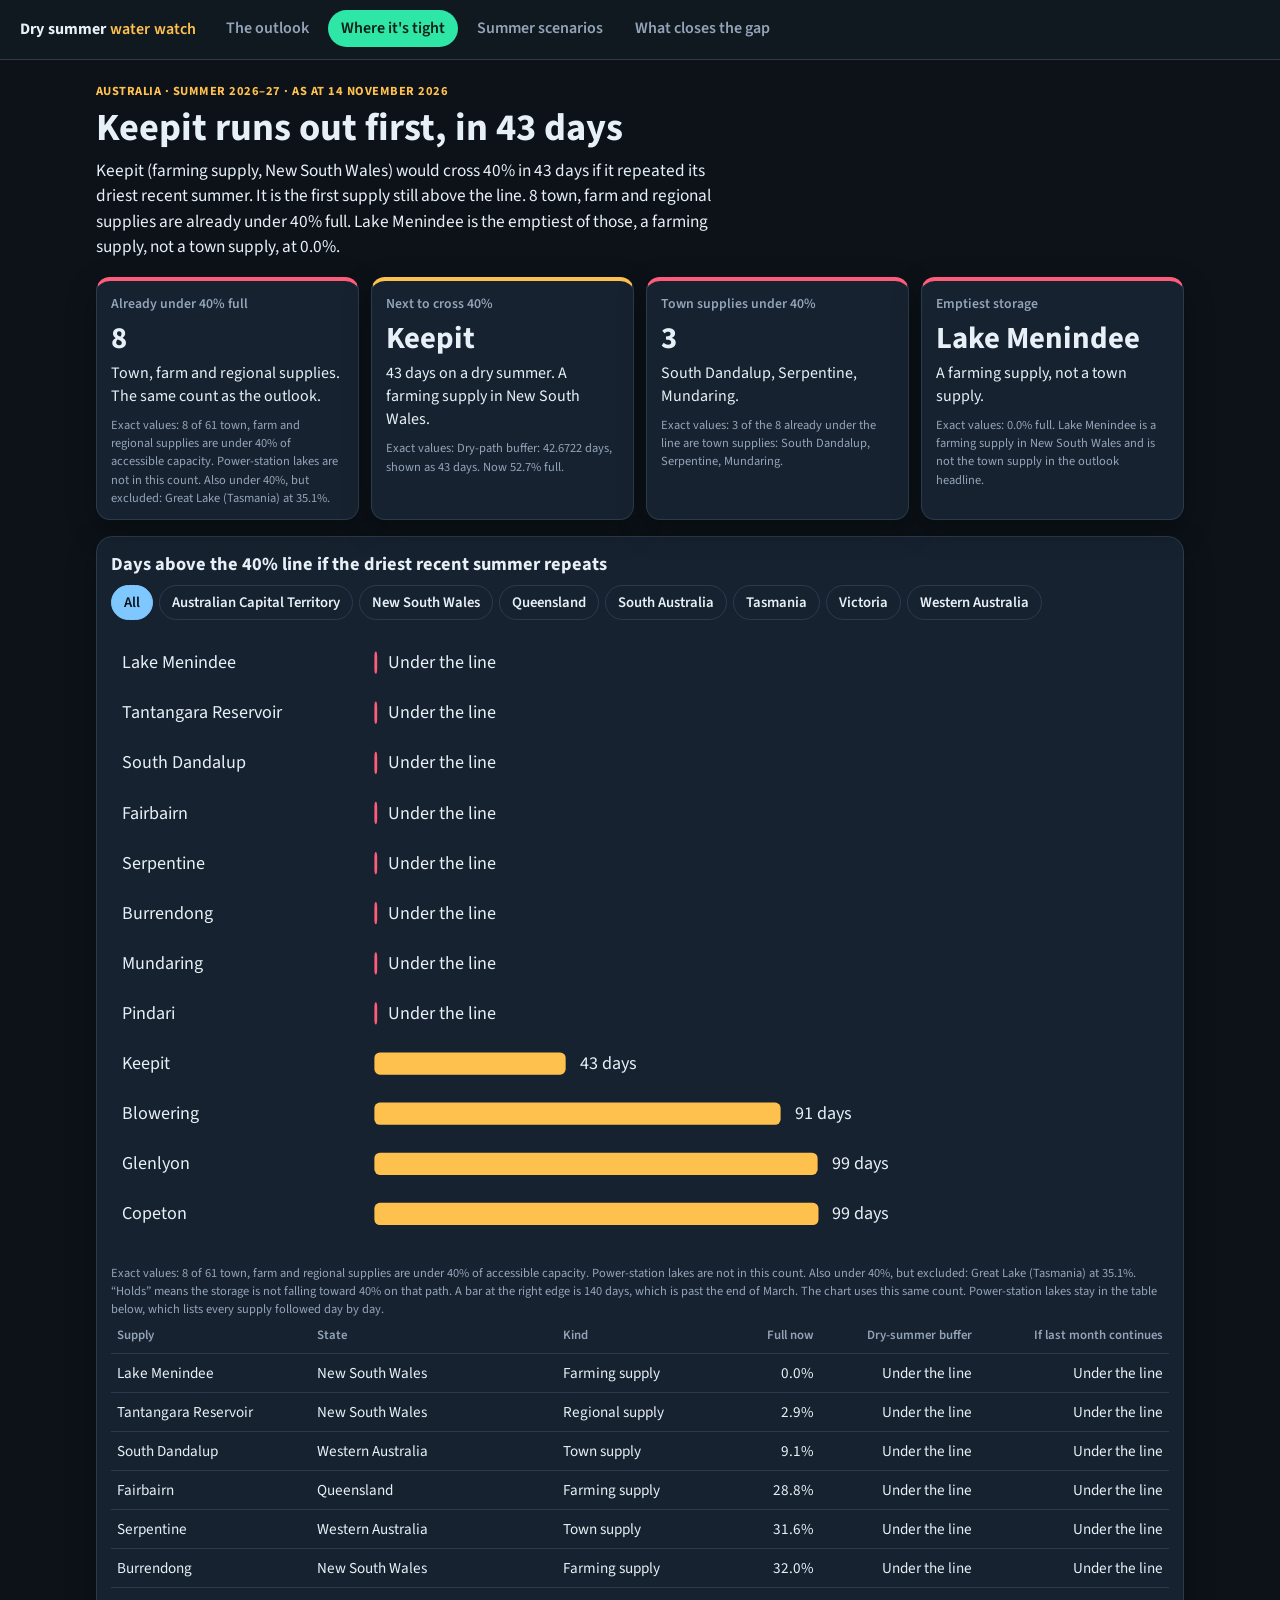
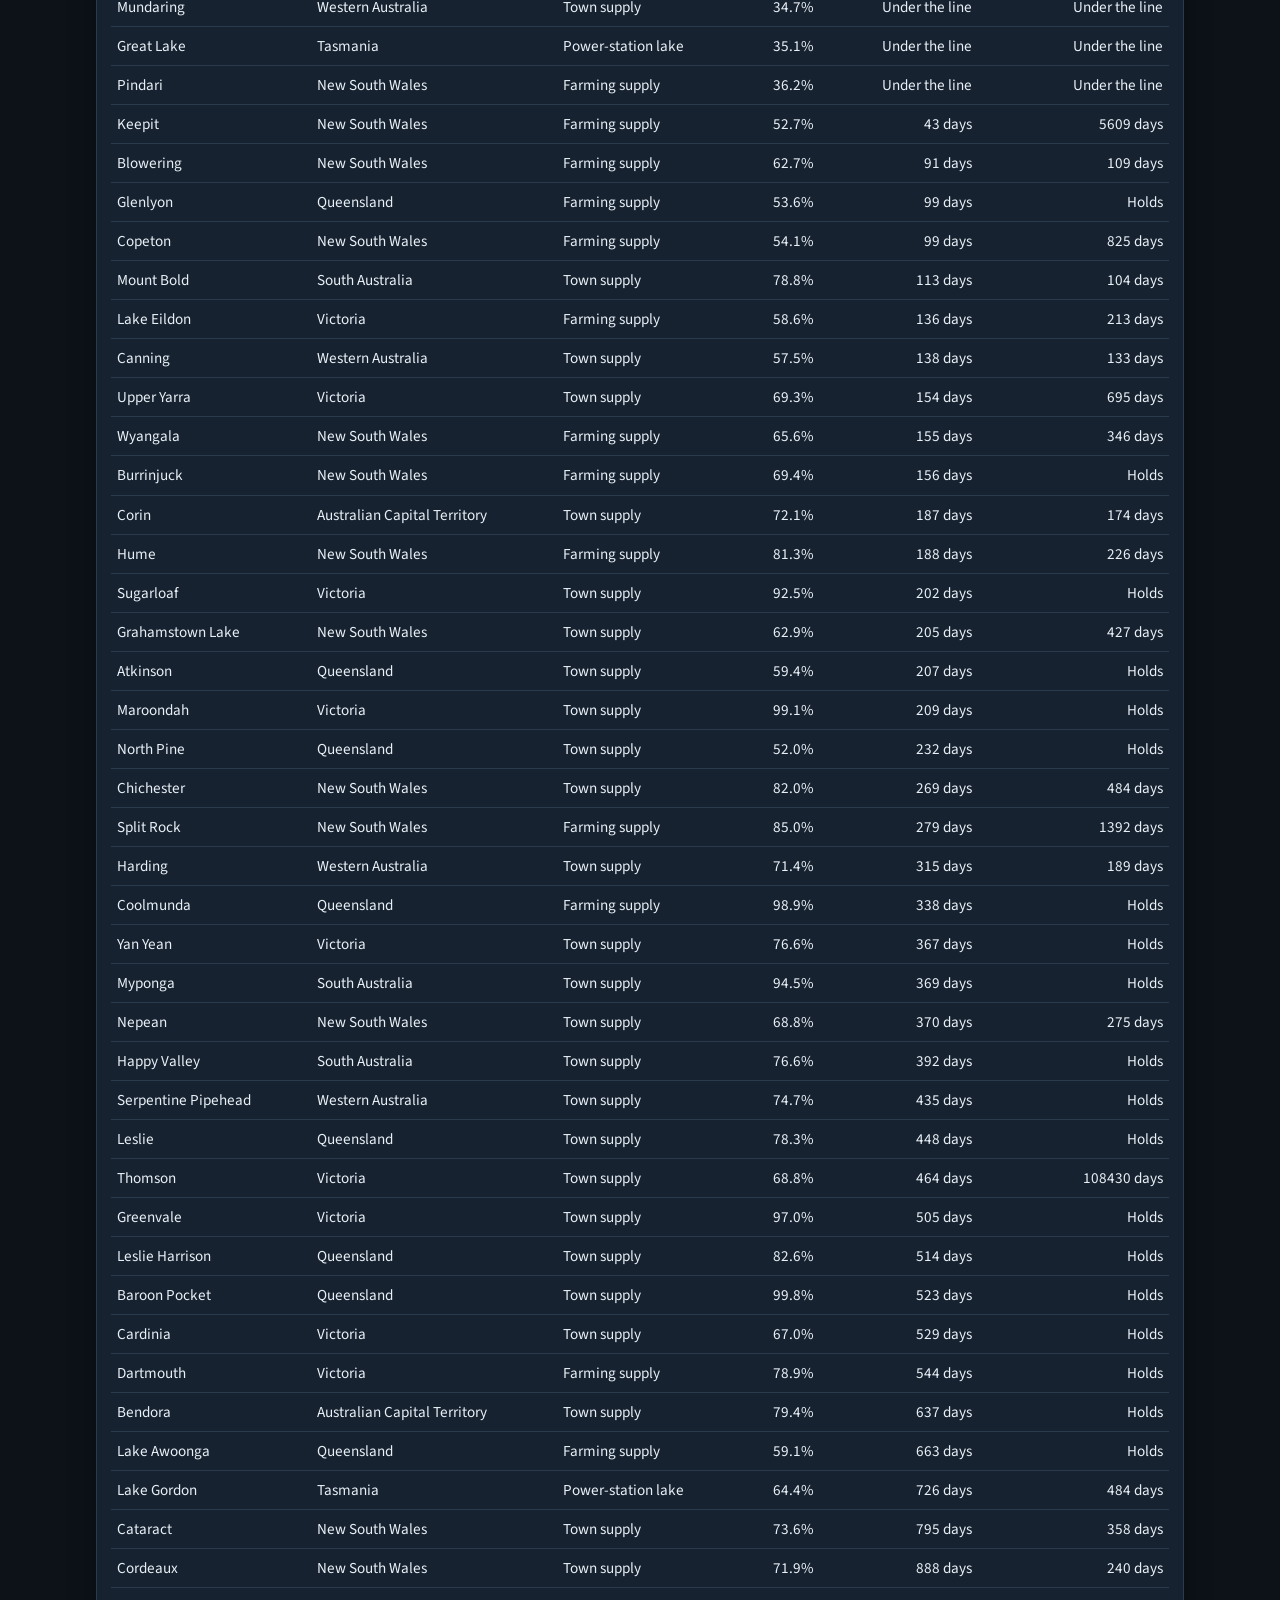
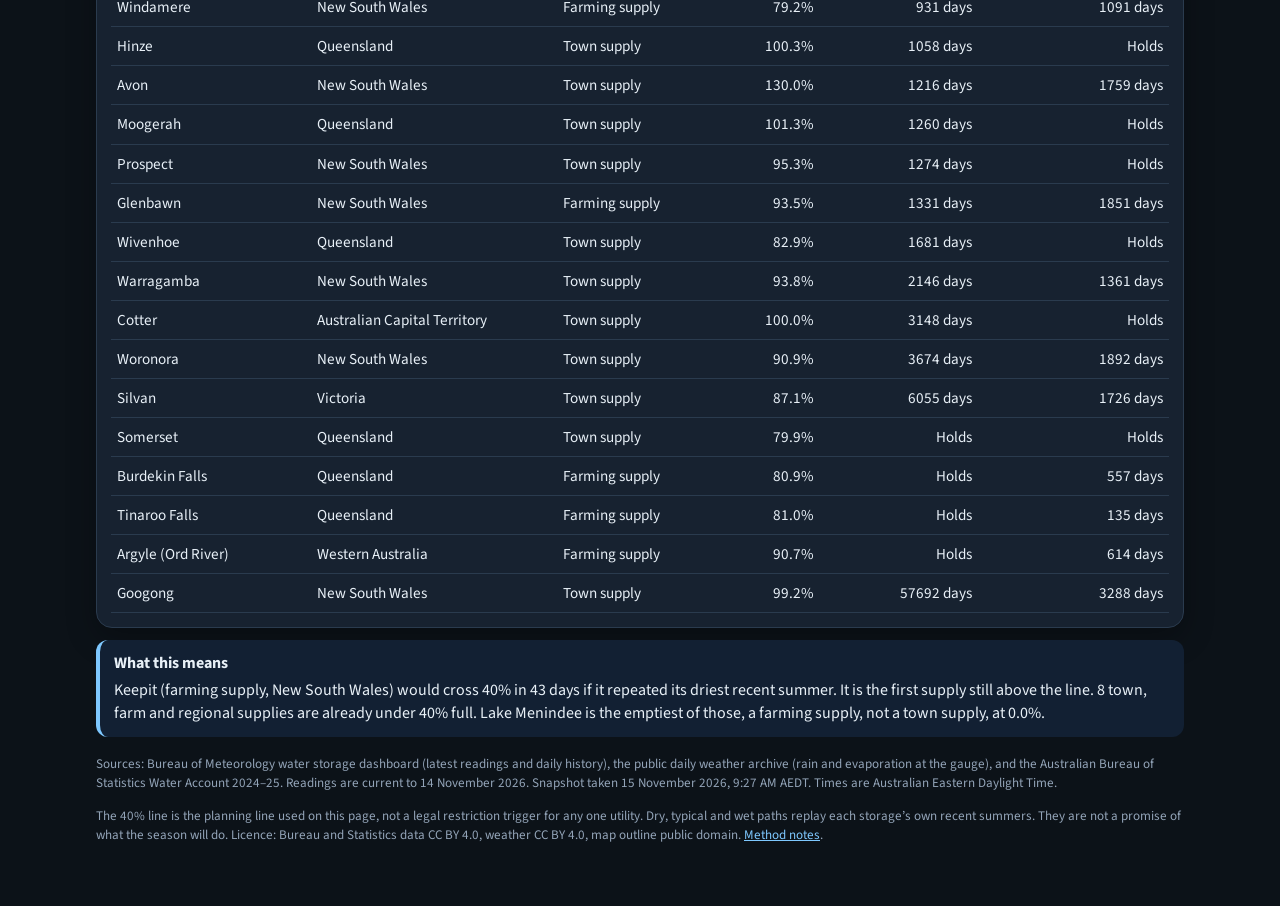
<file: site/tight.html>
<!DOCTYPE html>
<html lang="en-AU">
<head>
  <meta charset="utf-8">
  <meta name="viewport" content="width=device-width, initial-scale=1">
  <title>Where it&#x27;s tight · Dry summer water watch</title>
  <link rel="preconnect" href="https://fonts.googleapis.com">
  <link rel="stylesheet" href="https://fonts.googleapis.com/css2?family=Source+Sans+3:wght@400;600;700&amp;display=swap">
  <link rel="stylesheet" href="./assets/style.css">
</head>
<body>
  <header class="topbar">
    <div class="brand">Dry summer <span>water watch</span></div>
    <nav class="tabs" aria-label="Sections"><a class="tab" href="./index.html">The outlook</a><a class="tab active" href="./tight.html">Where it&#x27;s tight</a><a class="tab" href="./scenarios.html">Summer scenarios</a><a class="tab" href="./levers.html">What closes the gap</a></nav>
  </header>
  <main class="wrap">
    <section class="banner"><p class="eyebrow">Australia · summer 2026–27 · as at 14 November 2026</p><h1>Keepit runs out first, in 43 days</h1><p class="lede">Keepit (farming supply, New South Wales) would cross 40% in 43 days if it repeated its driest recent summer. It is the first supply still above the line. 8 town, farm and regional supplies are already under 40% full. Lake Menindee is the emptiest of those, a farming supply, not a town supply, at 0.0%.</p></section><section class="kpis" style="--cols: 4"><article class="kpi bad">
              <div class="label">Already under 40% full</div>
              <div class="value">8</div>
              <p class="detail">Town, farm and regional supplies. The same count as the outlook.</p>
              <p class="exact">Exact values: 8 of 61 town, farm and regional supplies are under 40% of accessible capacity. Power-station lakes are not in this count. Also under 40%, but excluded: Great Lake (Tasmania) at 35.1%.</p>
            </article><article class="kpi watch">
              <div class="label">Next to cross 40%</div>
              <div class="value">Keepit</div>
              <p class="detail">43 days on a dry summer. A farming supply in New South Wales.</p>
              <p class="exact">Exact values: Dry-path buffer: 42.6722 days, shown as 43 days. Now 52.7% full.</p>
            </article><article class="kpi bad">
              <div class="label">Town supplies under 40%</div>
              <div class="value">3</div>
              <p class="detail">South Dandalup, Serpentine, Mundaring.</p>
              <p class="exact">Exact values: 3 of the 8 already under the line are town supplies: South Dandalup, Serpentine, Mundaring.</p>
            </article><article class="kpi bad">
              <div class="label">Emptiest storage</div>
              <div class="value">Lake Menindee</div>
              <p class="detail">A farming supply, not a town supply.</p>
              <p class="exact">Exact values: 0.0% full. Lake Menindee is a farming supply in New South Wales and is not the town supply in the outlook headline.</p>
            </article></section><section class="panel"><h2>Days above the 40% line if the driest recent summer repeats</h2><div class="pills" role="group" aria-label="Filter by state"><button class="pill active" type="button" data-state="All">All</button><button class="pill" type="button" data-state="Australian Capital Territory">Australian Capital Territory</button><button class="pill" type="button" data-state="New South Wales">New South Wales</button><button class="pill" type="button" data-state="Queensland">Queensland</button><button class="pill" type="button" data-state="South Australia">South Australia</button><button class="pill" type="button" data-state="Tasmania">Tasmania</button><button class="pill" type="button" data-state="Victoria">Victoria</button><button class="pill" type="button" data-state="Western Australia">Western Australia</button></div><div id="tight-chart"><svg class="chart tight-chart" viewBox="0 0 760 448" role="img" aria-label="Days until the 40 percent line on a dry summer"><text x="8" y="26" font-size="13">Lake Menindee</text><rect x="189.2" y="14" width="2.0" height="16" rx="4" fill="#ff5c7a"><title>Lake Menindee Under the line</title></rect><text x="199.2" y="26" font-size="13">Under the line</text><text x="8" y="62" font-size="13">Tantangara Reservoir</text><rect x="189.2" y="50" width="2.0" height="16" rx="4" fill="#ff5c7a"><title>Tantangara Reservoir Under the line</title></rect><text x="199.2" y="62" font-size="13">Under the line</text><text x="8" y="98" font-size="13">South Dandalup</text><rect x="189.2" y="86" width="2.0" height="16" rx="4" fill="#ff5c7a"><title>South Dandalup Under the line</title></rect><text x="199.2" y="98" font-size="13">Under the line</text><text x="8" y="134" font-size="13">Fairbairn</text><rect x="189.2" y="122" width="2.0" height="16" rx="4" fill="#ff5c7a"><title>Fairbairn Under the line</title></rect><text x="199.2" y="134" font-size="13">Under the line</text><text x="8" y="170" font-size="13">Serpentine</text><rect x="189.2" y="158" width="2.0" height="16" rx="4" fill="#ff5c7a"><title>Serpentine Under the line</title></rect><text x="199.2" y="170" font-size="13">Under the line</text><text x="8" y="206" font-size="13">Burrendong</text><rect x="189.2" y="194" width="2.0" height="16" rx="4" fill="#ff5c7a"><title>Burrendong Under the line</title></rect><text x="199.2" y="206" font-size="13">Under the line</text><text x="8" y="242" font-size="13">Mundaring</text><rect x="189.2" y="230" width="2.0" height="16" rx="4" fill="#ff5c7a"><title>Mundaring Under the line</title></rect><text x="199.2" y="242" font-size="13">Under the line</text><text x="8" y="278" font-size="13">Pindari</text><rect x="189.2" y="266" width="2.0" height="16" rx="4" fill="#ff5c7a"><title>Pindari Under the line</title></rect><text x="199.2" y="278" font-size="13">Under the line</text><text x="8" y="314" font-size="13">Keepit</text><rect x="189.2" y="302" width="137.4" height="16" rx="4" fill="#ffc14d"><title>Keepit 43 days</title></rect><text x="336.6" y="314" font-size="13">43 days</text><text x="8" y="350" font-size="13">Blowering</text><rect x="189.2" y="338" width="291.8" height="16" rx="4" fill="#ffc14d"><title>Blowering 91 days</title></rect><text x="491.0" y="350" font-size="13">91 days</text><text x="8" y="386" font-size="13">Glenlyon</text><rect x="189.2" y="374" width="318.4" height="16" rx="4" fill="#ffc14d"><title>Glenlyon 99 days</title></rect><text x="517.6" y="386" font-size="13">99 days</text><text x="8" y="422" font-size="13">Copeton</text><rect x="189.2" y="410" width="319.0" height="16" rx="4" fill="#ffc14d"><title>Copeton 99 days</title></rect><text x="518.2" y="422" font-size="13">99 days</text></svg></div><p class="exact">Exact values: 8 of 61 town, farm and regional supplies are under 40% of accessible capacity. Power-station lakes are not in this count. Also under 40%, but excluded: Great Lake (Tasmania) at 35.1%. “Holds” means the storage is not falling toward 40% on that path. A bar at the right edge is 140 days, which is past the end of March. The chart uses this same count. Power-station lakes stay in the table below, which lists every supply followed day by day.</p><table id='tight-table'><thead><tr><th>Supply</th><th>State</th><th>Kind</th><th class='num'>Full now</th><th class='num'>Dry-summer buffer</th><th class='num'>If last month continues</th></tr></thead><tbody><tr><td>Lake Menindee</td><td>New South Wales</td><td>Farming supply</td><td class='num'>0.0%</td><td class='num'>Under the line</td><td class='num'>Under the line</td></tr><tr><td>Tantangara Reservoir</td><td>New South Wales</td><td>Regional supply</td><td class='num'>2.9%</td><td class='num'>Under the line</td><td class='num'>Under the line</td></tr><tr><td>South Dandalup</td><td>Western Australia</td><td>Town supply</td><td class='num'>9.1%</td><td class='num'>Under the line</td><td class='num'>Under the line</td></tr><tr><td>Fairbairn</td><td>Queensland</td><td>Farming supply</td><td class='num'>28.8%</td><td class='num'>Under the line</td><td class='num'>Under the line</td></tr><tr><td>Serpentine</td><td>Western Australia</td><td>Town supply</td><td class='num'>31.6%</td><td class='num'>Under the line</td><td class='num'>Under the line</td></tr><tr><td>Burrendong</td><td>New South Wales</td><td>Farming supply</td><td class='num'>32.0%</td><td class='num'>Under the line</td><td class='num'>Under the line</td></tr><tr><td>Mundaring</td><td>Western Australia</td><td>Town supply</td><td class='num'>34.7%</td><td class='num'>Under the line</td><td class='num'>Under the line</td></tr><tr><td>Great Lake</td><td>Tasmania</td><td>Power-station lake</td><td class='num'>35.1%</td><td class='num'>Under the line</td><td class='num'>Under the line</td></tr><tr><td>Pindari</td><td>New South Wales</td><td>Farming supply</td><td class='num'>36.2%</td><td class='num'>Under the line</td><td class='num'>Under the line</td></tr><tr><td>Keepit</td><td>New South Wales</td><td>Farming supply</td><td class='num'>52.7%</td><td class='num'>43 days</td><td class='num'>5609 days</td></tr><tr><td>Blowering</td><td>New South Wales</td><td>Farming supply</td><td class='num'>62.7%</td><td class='num'>91 days</td><td class='num'>109 days</td></tr><tr><td>Glenlyon</td><td>Queensland</td><td>Farming supply</td><td class='num'>53.6%</td><td class='num'>99 days</td><td class='num'>Holds</td></tr><tr><td>Copeton</td><td>New South Wales</td><td>Farming supply</td><td class='num'>54.1%</td><td class='num'>99 days</td><td class='num'>825 days</td></tr><tr><td>Mount Bold</td><td>South Australia</td><td>Town supply</td><td class='num'>78.8%</td><td class='num'>113 days</td><td class='num'>104 days</td></tr><tr><td>Lake Eildon</td><td>Victoria</td><td>Farming supply</td><td class='num'>58.6%</td><td class='num'>136 days</td><td class='num'>213 days</td></tr><tr><td>Canning</td><td>Western Australia</td><td>Town supply</td><td class='num'>57.5%</td><td class='num'>138 days</td><td class='num'>133 days</td></tr><tr><td>Upper Yarra</td><td>Victoria</td><td>Town supply</td><td class='num'>69.3%</td><td class='num'>154 days</td><td class='num'>695 days</td></tr><tr><td>Wyangala</td><td>New South Wales</td><td>Farming supply</td><td class='num'>65.6%</td><td class='num'>155 days</td><td class='num'>346 days</td></tr><tr><td>Burrinjuck</td><td>New South Wales</td><td>Farming supply</td><td class='num'>69.4%</td><td class='num'>156 days</td><td class='num'>Holds</td></tr><tr><td>Corin</td><td>Australian Capital Territory</td><td>Town supply</td><td class='num'>72.1%</td><td class='num'>187 days</td><td class='num'>174 days</td></tr><tr><td>Hume</td><td>New South Wales</td><td>Farming supply</td><td class='num'>81.3%</td><td class='num'>188 days</td><td class='num'>226 days</td></tr><tr><td>Sugarloaf</td><td>Victoria</td><td>Town supply</td><td class='num'>92.5%</td><td class='num'>202 days</td><td class='num'>Holds</td></tr><tr><td>Grahamstown Lake</td><td>New South Wales</td><td>Town supply</td><td class='num'>62.9%</td><td class='num'>205 days</td><td class='num'>427 days</td></tr><tr><td>Atkinson</td><td>Queensland</td><td>Town supply</td><td class='num'>59.4%</td><td class='num'>207 days</td><td class='num'>Holds</td></tr><tr><td>Maroondah</td><td>Victoria</td><td>Town supply</td><td class='num'>99.1%</td><td class='num'>209 days</td><td class='num'>Holds</td></tr><tr><td>North Pine</td><td>Queensland</td><td>Town supply</td><td class='num'>52.0%</td><td class='num'>232 days</td><td class='num'>Holds</td></tr><tr><td>Chichester</td><td>New South Wales</td><td>Town supply</td><td class='num'>82.0%</td><td class='num'>269 days</td><td class='num'>484 days</td></tr><tr><td>Split Rock</td><td>New South Wales</td><td>Farming supply</td><td class='num'>85.0%</td><td class='num'>279 days</td><td class='num'>1392 days</td></tr><tr><td>Harding</td><td>Western Australia</td><td>Town supply</td><td class='num'>71.4%</td><td class='num'>315 days</td><td class='num'>189 days</td></tr><tr><td>Coolmunda</td><td>Queensland</td><td>Farming supply</td><td class='num'>98.9%</td><td class='num'>338 days</td><td class='num'>Holds</td></tr><tr><td>Yan Yean</td><td>Victoria</td><td>Town supply</td><td class='num'>76.6%</td><td class='num'>367 days</td><td class='num'>Holds</td></tr><tr><td>Myponga</td><td>South Australia</td><td>Town supply</td><td class='num'>94.5%</td><td class='num'>369 days</td><td class='num'>Holds</td></tr><tr><td>Nepean</td><td>New South Wales</td><td>Town supply</td><td class='num'>68.8%</td><td class='num'>370 days</td><td class='num'>275 days</td></tr><tr><td>Happy Valley</td><td>South Australia</td><td>Town supply</td><td class='num'>76.6%</td><td class='num'>392 days</td><td class='num'>Holds</td></tr><tr><td>Serpentine Pipehead</td><td>Western Australia</td><td>Town supply</td><td class='num'>74.7%</td><td class='num'>435 days</td><td class='num'>Holds</td></tr><tr><td>Leslie</td><td>Queensland</td><td>Town supply</td><td class='num'>78.3%</td><td class='num'>448 days</td><td class='num'>Holds</td></tr><tr><td>Thomson</td><td>Victoria</td><td>Town supply</td><td class='num'>68.8%</td><td class='num'>464 days</td><td class='num'>108430 days</td></tr><tr><td>Greenvale</td><td>Victoria</td><td>Town supply</td><td class='num'>97.0%</td><td class='num'>505 days</td><td class='num'>Holds</td></tr><tr><td>Leslie Harrison</td><td>Queensland</td><td>Town supply</td><td class='num'>82.6%</td><td class='num'>514 days</td><td class='num'>Holds</td></tr><tr><td>Baroon Pocket</td><td>Queensland</td><td>Town supply</td><td class='num'>99.8%</td><td class='num'>523 days</td><td class='num'>Holds</td></tr><tr><td>Cardinia</td><td>Victoria</td><td>Town supply</td><td class='num'>67.0%</td><td class='num'>529 days</td><td class='num'>Holds</td></tr><tr><td>Dartmouth</td><td>Victoria</td><td>Farming supply</td><td class='num'>78.9%</td><td class='num'>544 days</td><td class='num'>Holds</td></tr><tr><td>Bendora</td><td>Australian Capital Territory</td><td>Town supply</td><td class='num'>79.4%</td><td class='num'>637 days</td><td class='num'>Holds</td></tr><tr><td>Lake Awoonga</td><td>Queensland</td><td>Farming supply</td><td class='num'>59.1%</td><td class='num'>663 days</td><td class='num'>Holds</td></tr><tr><td>Lake Gordon</td><td>Tasmania</td><td>Power-station lake</td><td class='num'>64.4%</td><td class='num'>726 days</td><td class='num'>484 days</td></tr><tr><td>Cataract</td><td>New South Wales</td><td>Town supply</td><td class='num'>73.6%</td><td class='num'>795 days</td><td class='num'>358 days</td></tr><tr><td>Cordeaux</td><td>New South Wales</td><td>Town supply</td><td class='num'>71.9%</td><td class='num'>888 days</td><td class='num'>240 days</td></tr><tr><td>Windamere</td><td>New South Wales</td><td>Farming supply</td><td class='num'>79.2%</td><td class='num'>931 days</td><td class='num'>1091 days</td></tr><tr><td>Hinze</td><td>Queensland</td><td>Town supply</td><td class='num'>100.3%</td><td class='num'>1058 days</td><td class='num'>Holds</td></tr><tr><td>Avon</td><td>New South Wales</td><td>Town supply</td><td class='num'>130.0%</td><td class='num'>1216 days</td><td class='num'>1759 days</td></tr><tr><td>Moogerah</td><td>Queensland</td><td>Town supply</td><td class='num'>101.3%</td><td class='num'>1260 days</td><td class='num'>Holds</td></tr><tr><td>Prospect</td><td>New South Wales</td><td>Town supply</td><td class='num'>95.3%</td><td class='num'>1274 days</td><td class='num'>Holds</td></tr><tr><td>Glenbawn</td><td>New South Wales</td><td>Farming supply</td><td class='num'>93.5%</td><td class='num'>1331 days</td><td class='num'>1851 days</td></tr><tr><td>Wivenhoe</td><td>Queensland</td><td>Town supply</td><td class='num'>82.9%</td><td class='num'>1681 days</td><td class='num'>Holds</td></tr><tr><td>Warragamba</td><td>New South Wales</td><td>Town supply</td><td class='num'>93.8%</td><td class='num'>2146 days</td><td class='num'>1361 days</td></tr><tr><td>Cotter</td><td>Australian Capital Territory</td><td>Town supply</td><td class='num'>100.0%</td><td class='num'>3148 days</td><td class='num'>Holds</td></tr><tr><td>Woronora</td><td>New South Wales</td><td>Town supply</td><td class='num'>90.9%</td><td class='num'>3674 days</td><td class='num'>1892 days</td></tr><tr><td>Silvan</td><td>Victoria</td><td>Town supply</td><td class='num'>87.1%</td><td class='num'>6055 days</td><td class='num'>1726 days</td></tr><tr><td>Somerset</td><td>Queensland</td><td>Town supply</td><td class='num'>79.9%</td><td class='num'>Holds</td><td class='num'>Holds</td></tr><tr><td>Burdekin Falls</td><td>Queensland</td><td>Farming supply</td><td class='num'>80.9%</td><td class='num'>Holds</td><td class='num'>557 days</td></tr><tr><td>Tinaroo Falls</td><td>Queensland</td><td>Farming supply</td><td class='num'>81.0%</td><td class='num'>Holds</td><td class='num'>135 days</td></tr><tr><td>Argyle (Ord River)</td><td>Western Australia</td><td>Farming supply</td><td class='num'>90.7%</td><td class='num'>Holds</td><td class='num'>614 days</td></tr><tr><td>Googong</td><td>New South Wales</td><td>Town supply</td><td class='num'>99.2%</td><td class='num'>57692 days</td><td class='num'>3288 days</td></tr></tbody></table></section><aside class="means"><strong>What this means</strong>Keepit (farming supply, New South Wales) would cross 40% in 43 days if it repeated its driest recent summer. It is the first supply still above the line. 8 town, farm and regional supplies are already under 40% full. Lake Menindee is the emptiest of those, a farming supply, not a town supply, at 0.0%.</aside>
    <script id="tight-data" type="application/json">[{"place": "Lake Menindee", "state": "New South Wales", "role": "irrigation", "percent_full": 0.0, "days_dry": 0.0, "days_recent": 0.0, "status": "critical", "capacity_ml": 568628.0, "volume_ml": 0.0}, {"place": "Tantangara Reservoir", "state": "New South Wales", "role": "regional", "percent_full": 2.9, "days_dry": 0.0, "days_recent": 0.0, "status": "critical", "capacity_ml": 238768.0, "volume_ml": 6867.0}, {"place": "South Dandalup", "state": "Western Australia", "role": "urban", "percent_full": 9.1, "days_dry": 0.0, "days_recent": 0.0, "status": "critical", "capacity_ml": 125060.0, "volume_ml": 11408.0}, {"place": "Fairbairn", "state": "Queensland", "role": "irrigation", "percent_full": 28.8, "days_dry": 0.0, "days_recent": 0.0, "status": "low", "capacity_ml": 1288867.0, "volume_ml": 371611.0}, {"place": "Serpentine", "state": "Western Australia", "role": "urban", "percent_full": 31.6, "days_dry": 0.0, "days_recent": 0.0, "status": "low", "capacity_ml": 136660.0, "volume_ml": 43211.0}, {"place": "Burrendong", "state": "New South Wales", "role": "irrigation", "percent_full": 32.0, "days_dry": 0.0, "days_recent": 0.0, "status": "low", "capacity_ml": 1156255.0, "volume_ml": 370533.0}, {"place": "Mundaring", "state": "Western Australia", "role": "urban", "percent_full": 34.7, "days_dry": 0.0, "days_recent": 0.0, "status": "low", "capacity_ml": 57420.0, "volume_ml": 19913.0}, {"place": "Great Lake", "state": "Tasmania", "role": "hydro", "percent_full": 35.1, "days_dry": 0.0, "days_recent": 0.0, "status": "low", "capacity_ml": 3116260.0, "volume_ml": 1095079.0}, {"place": "Pindari", "state": "New South Wales", "role": "irrigation", "percent_full": 36.2, "days_dry": 0.0, "days_recent": 0.0, "status": "low", "capacity_ml": 311920.0, "volume_ml": 112770.0}, {"place": "Keepit", "state": "New South Wales", "role": "irrigation", "percent_full": 52.7, "days_dry": 42.6722, "days_recent": 5608.7958, "status": "watch", "capacity_ml": 418936.0, "volume_ml": 220671.0}, {"place": "Blowering", "state": "New South Wales", "role": "irrigation", "percent_full": 62.7, "days_dry": 90.6223, "days_recent": 108.5577, "status": "watch", "capacity_ml": 1609859.0, "volume_ml": 1009975.0}, {"place": "Glenlyon", "state": "Queensland", "role": "irrigation", "percent_full": 53.6, "days_dry": 98.8688, "days_recent": null, "status": "watch", "capacity_ml": 250885.0, "volume_ml": 134573.0}, {"place": "Copeton", "state": "New South Wales", "role": "irrigation", "percent_full": 54.1, "days_dry": 99.0765, "days_recent": 824.77, "status": "watch", "capacity_ml": 1342908.0, "volume_ml": 726173.0}, {"place": "Mount Bold", "state": "South Australia", "role": "urban", "percent_full": 78.8, "days_dry": 112.6196, "days_recent": 103.833, "status": "watch", "capacity_ml": 46388.0, "volume_ml": 36546.0}, {"place": "Lake Eildon", "state": "Victoria", "role": "irrigation", "percent_full": 58.6, "days_dry": 136.4429, "days_recent": 212.5863, "status": "watch", "capacity_ml": 3249914.0, "volume_ml": 1904469.0}, {"place": "Canning", "state": "Western Australia", "role": "urban", "percent_full": 57.5, "days_dry": 138.398, "days_recent": 133.464, "status": "watch", "capacity_ml": 90290.0, "volume_ml": 51887.0}, {"place": "Upper Yarra", "state": "Victoria", "role": "urban", "percent_full": 69.3, "days_dry": 153.6487, "days_recent": 695.2731, "status": "comfortable", "capacity_ml": 200579.0, "volume_ml": 138959.0}, {"place": "Wyangala", "state": "New South Wales", "role": "irrigation", "percent_full": 65.6, "days_dry": 155.0943, "days_recent": 345.9449, "status": "comfortable", "capacity_ml": 1217035.0, "volume_ml": 798914.0}, {"place": "Burrinjuck", "state": "New South Wales", "role": "irrigation", "percent_full": 69.4, "days_dry": 155.6295, "days_recent": null, "status": "comfortable", "capacity_ml": 1023036.0, "volume_ml": 710038.0}, {"place": "Corin", "state": "Australian Capital Territory", "role": "urban", "percent_full": 72.1, "days_dry": 187.3158, "days_recent": 174.3267, "status": "comfortable", "capacity_ml": 70787.0, "volume_ml": 51047.0}, {"place": "Hume", "state": "New South Wales", "role": "irrigation", "percent_full": 81.3, "days_dry": 188.1917, "days_recent": 226.0338, "status": "comfortable", "capacity_ml": 3036393.0, "volume_ml": 2469625.0}, {"place": "Sugarloaf", "state": "Victoria", "role": "urban", "percent_full": 92.5, "days_dry": 201.9951, "days_recent": null, "status": "comfortable", "capacity_ml": 96253.0, "volume_ml": 89008.0}, {"place": "Grahamstown Lake", "state": "New South Wales", "role": "urban", "percent_full": 62.9, "days_dry": 205.411, "days_recent": 426.7955, "status": "comfortable", "capacity_ml": 182401.0, "volume_ml": 114701.0}, {"place": "Atkinson", "state": "Queensland", "role": "urban", "percent_full": 59.4, "days_dry": 206.8444, "days_recent": null, "status": "watch", "capacity_ml": 30401.0, "volume_ml": 18063.0}, {"place": "Maroondah", "state": "Victoria", "role": "urban", "percent_full": 99.1, "days_dry": 209.4155, "days_recent": null, "status": "comfortable", "capacity_ml": 22179.0, "volume_ml": 21989.0}, {"place": "North Pine", "state": "Queensland", "role": "urban", "percent_full": 52.0, "days_dry": 231.8235, "days_recent": null, "status": "watch", "capacity_ml": 214302.0, "volume_ml": 111444.0}, {"place": "Chichester", "state": "New South Wales", "role": "urban", "percent_full": 82.0, "days_dry": 268.624, "days_recent": 484.1172, "status": "comfortable", "capacity_ml": 18356.0, "volume_ml": 15056.0}, {"place": "Split Rock", "state": "New South Wales", "role": "irrigation", "percent_full": 85.0, "days_dry": 279.1402, "days_recent": 1392.2796, "status": "comfortable", "capacity_ml": 394241.0, "volume_ml": 334980.0}, {"place": "Harding", "state": "Western Australia", "role": "urban", "percent_full": 71.4, "days_dry": 314.7871, "days_recent": 188.8833, "status": "comfortable", "capacity_ml": 63470.0, "volume_ml": 45290.0}, {"place": "Coolmunda", "state": "Queensland", "role": "irrigation", "percent_full": 98.9, "days_dry": 337.6175, "days_recent": null, "status": "comfortable", "capacity_ml": 68845.0, "volume_ml": 68108.0}, {"place": "Yan Yean", "state": "Victoria", "role": "urban", "percent_full": 76.6, "days_dry": 367.1656, "days_recent": null, "status": "comfortable", "capacity_ml": 30266.0, "volume_ml": 23170.0}, {"place": "Myponga", "state": "South Australia", "role": "urban", "percent_full": 94.5, "days_dry": 369.328, "days_recent": null, "status": "comfortable", "capacity_ml": 27301.0, "volume_ml": 25798.0}, {"place": "Nepean", "state": "New South Wales", "role": "urban", "percent_full": 68.8, "days_dry": 370.1587, "days_recent": 275.0893, "status": "comfortable", "capacity_ml": 67730.0, "volume_ml": 46605.0}, {"place": "Happy Valley", "state": "South Australia", "role": "urban", "percent_full": 76.6, "days_dry": 391.6743, "days_recent": null, "status": "comfortable", "capacity_ml": 9260.0, "volume_ml": 7089.0}, {"place": "Serpentine Pipehead", "state": "Western Australia", "role": "urban", "percent_full": 74.7, "days_dry": 434.5344, "days_recent": null, "status": "comfortable", "capacity_ml": 2160.0, "volume_ml": 1613.0}, {"place": "Leslie", "state": "Queensland", "role": "urban", "percent_full": 78.3, "days_dry": 448.2982, "days_recent": null, "status": "comfortable", "capacity_ml": 104127.0, "volume_ml": 81582.0}, {"place": "Thomson", "state": "Victoria", "role": "urban", "percent_full": 68.8, "days_dry": 463.8899, "days_recent": 108429.8824, "status": "comfortable", "capacity_ml": 1068000.0, "volume_ml": 734418.0}, {"place": "Greenvale", "state": "Victoria", "role": "urban", "percent_full": 97.0, "days_dry": 505.4818, "days_recent": null, "status": "comfortable", "capacity_ml": 26839.0, "volume_ml": 26044.0}, {"place": "Leslie Harrison", "state": "Queensland", "role": "urban", "percent_full": 82.6, "days_dry": 513.8019, "days_recent": null, "status": "comfortable", "capacity_ml": 13206.0, "volume_ml": 10907.0}, {"place": "Baroon Pocket", "state": "Queensland", "role": "urban", "percent_full": 99.8, "days_dry": 522.927, "days_recent": null, "status": "comfortable", "capacity_ml": 61000.0, "volume_ml": 60901.0}, {"place": "Cardinia", "state": "Victoria", "role": "urban", "percent_full": 67.0, "days_dry": 529.2566, "days_recent": null, "status": "comfortable", "capacity_ml": 286911.0, "volume_ml": 192127.0}, {"place": "Dartmouth", "state": "Victoria", "role": "irrigation", "percent_full": 78.9, "days_dry": 544.3286, "days_recent": null, "status": "comfortable", "capacity_ml": 3785232.0, "volume_ml": 2985568.0}, {"place": "Bendora", "state": "Australian Capital Territory", "role": "urban", "percent_full": 79.4, "days_dry": 637.1071, "days_recent": null, "status": "comfortable", "capacity_ml": 11446.0, "volume_ml": 9093.0}, {"place": "Lake Awoonga", "state": "Queensland", "role": "irrigation", "percent_full": 59.1, "days_dry": 662.8731, "days_recent": null, "status": "watch", "capacity_ml": 661853.0, "volume_ml": 391249.0}, {"place": "Lake Gordon", "state": "Tasmania", "role": "hydro", "percent_full": 64.4, "days_dry": 726.2804, "days_recent": 483.5625, "status": "comfortable", "capacity_ml": 11146600.0, "volume_ml": 7179469.0}, {"place": "Cataract", "state": "New South Wales", "role": "urban", "percent_full": 73.6, "days_dry": 794.9763, "days_recent": 357.6031, "status": "comfortable", "capacity_ml": 97190.0, "volume_ml": 71549.0}, {"place": "Cordeaux", "state": "New South Wales", "role": "urban", "percent_full": 71.9, "days_dry": 888.4543, "days_recent": 240.3304, "status": "comfortable", "capacity_ml": 93640.0, "volume_ml": 67281.0}, {"place": "Windamere", "state": "New South Wales", "role": "irrigation", "percent_full": 79.2, "days_dry": 930.754, "days_recent": 1091.3156, "status": "comfortable", "capacity_ml": 366989.0, "volume_ml": 290631.0}, {"place": "Hinze", "state": "Queensland", "role": "urban", "percent_full": 100.3, "days_dry": 1058.3905, "days_recent": null, "status": "comfortable", "capacity_ml": 310730.0, "volume_ml": 311543.0}, {"place": "Avon", "state": "New South Wales", "role": "urban", "percent_full": 130.0, "days_dry": 1216.2947, "days_recent": 1758.845, "status": "comfortable", "capacity_ml": 146700.0, "volume_ml": 190652.0}, {"place": "Moogerah", "state": "Queensland", "role": "urban", "percent_full": 101.3, "days_dry": 1259.9201, "days_recent": null, "status": "comfortable", "capacity_ml": 83765.0, "volume_ml": 84854.0}, {"place": "Prospect", "state": "New South Wales", "role": "urban", "percent_full": 95.3, "days_dry": 1274.3045, "days_recent": null, "status": "comfortable", "capacity_ml": 33330.0, "volume_ml": 31763.0}, {"place": "Glenbawn", "state": "New South Wales", "role": "irrigation", "percent_full": 93.5, "days_dry": 1330.8128, "days_recent": 1851.4889, "status": "comfortable", "capacity_ml": 748827.0, "volume_ml": 700193.0}, {"place": "Wivenhoe", "state": "Queensland", "role": "urban", "percent_full": 82.9, "days_dry": 1681.1775, "days_recent": null, "status": "comfortable", "capacity_ml": 1165238.0, "volume_ml": 965828.0}, {"place": "Warragamba", "state": "New South Wales", "role": "urban", "percent_full": 93.8, "days_dry": 2146.3124, "days_recent": 1360.6466, "status": "comfortable", "capacity_ml": 2027000.0, "volume_ml": 1900814.0}, {"place": "Cotter", "state": "Australian Capital Territory", "role": "urban", "percent_full": 100.0, "days_dry": 3147.9472, "days_recent": null, "status": "comfortable", "capacity_ml": 76197.0, "volume_ml": 76197.0}, {"place": "Woronora", "state": "New South Wales", "role": "urban", "percent_full": 90.9, "days_dry": 3674.4338, "days_recent": 1891.7586, "status": "comfortable", "capacity_ml": 71790.0, "volume_ml": 65290.0}, {"place": "Silvan", "state": "Victoria", "role": "urban", "percent_full": 87.1, "days_dry": 6055.2589, "days_recent": 1726.4048, "status": "comfortable", "capacity_ml": 40445.0, "volume_ml": 35226.0}, {"place": "Somerset", "state": "Queensland", "role": "urban", "percent_full": 79.9, "days_dry": null, "days_recent": null, "status": "comfortable", "capacity_ml": 379849.0, "volume_ml": 303655.0}, {"place": "Burdekin Falls", "state": "Queensland", "role": "irrigation", "percent_full": 80.9, "days_dry": null, "days_recent": 557.3105, "status": "comfortable", "capacity_ml": 1852140.0, "volume_ml": 1498018.0}, {"place": "Tinaroo Falls", "state": "Queensland", "role": "irrigation", "percent_full": 81.0, "days_dry": null, "days_recent": 134.8192, "status": "comfortable", "capacity_ml": 437620.0, "volume_ml": 354425.0}, {"place": "Argyle (Ord River)", "state": "Western Australia", "role": "irrigation", "percent_full": 90.7, "days_dry": null, "days_recent": 614.2986, "status": "comfortable", "capacity_ml": 10436000.0, "volume_ml": 9462774.0}, {"place": "Googong", "state": "New South Wales", "role": "urban", "percent_full": 99.2, "days_dry": 57692.1211, "days_recent": 3287.5535, "status": "comfortable", "capacity_ml": 119409.0, "volume_ml": 118446.0}]</script>
    <script>
    const data = JSON.parse(document.getElementById('tight-data').textContent);
    const pills = document.querySelectorAll('.pill');
    function draw(state) {
      const rows = data.filter(row => state === 'All' || row.state === state);
      const body = document.querySelector('#tight-table tbody');
      const kind = {urban:'Town supply', irrigation:'Farming supply', hydro:'Power-station lake', regional:'Regional supply'};
      const days = value => value === null || value === undefined ? 'Holds' : (value <= 0 ? 'Under the line' : Math.round(value) + ' days');
      const pct = value => value === null || value === undefined ? '–' : value.toFixed(1) + '%';
      body.innerHTML = rows.map(row => '<tr><td>' + row.place + '</td><td>' + row.state + '</td><td>' + (kind[row.role] || 'Regional supply') + '</td><td class="num">' + pct(row.percent_full) + '</td><td class="num">' + days(row.days_dry) + '</td><td class="num">' + days(row.days_recent) + '</td></tr>').join('');
      const chartRows = rows.filter(row => row.role !== 'hydro').slice(0, 12);
      const width = 760, rowH = 36, font = 13;
      const longest = chartRows.reduce((size, row) => Math.max(size, row.place.length), 8);
      const left = 12 + longest * font * 0.62 + 16;
      const height = 16 + rowH * Math.max(chartRows.length, 1);
      const span = width - left - 120;
      let svg = '<svg class="chart tight-chart" viewBox="0 0 ' + width + ' ' + height + '" role="img" aria-label="Days until the 40 percent line on a dry summer">';
      chartRows.forEach((row, index) => {
        const y = 8 + index * rowH;
        const fraction = row.days_dry === null || row.days_dry === undefined ? 1 : Math.max(0, Math.min(row.days_dry, 140)) / 140;
        const colour = row.status === 'comfortable' ? '#2ee6a6' : (row.status === 'watch' ? '#ffc14d' : '#ff5c7a');
        const bar = left + span * fraction;
        const label = days(row.days_dry);
        svg += '<text x="8" y="' + (y + 18) + '" font-size="13">' + row.place + '</text>';
        svg += '<rect x="' + left + '" y="' + (y + 6) + '" width="' + Math.max(bar - left, 2) + '" height="16" rx="4" fill="' + colour + '"></rect>';
        svg += '<text x="' + (bar + 10) + '" y="' + (y + 18) + '" font-size="13">' + label + '</text>';
      });
      svg += '</svg>';
      document.getElementById('tight-chart').innerHTML = svg;
    }
    pills.forEach(pill => pill.addEventListener('click', () => {
      pills.forEach(item => item.classList.remove('active'));
      pill.classList.add('active');
      draw(pill.dataset.state);
    }));
    </script>
    
    <footer class="sources">
      <p>Sources: Bureau of Meteorology water storage dashboard (latest readings and daily history),
      the public daily weather archive (rain and evaporation at the gauge), and the Australian Bureau of Statistics
      Water Account 2024–25. Readings are current to 14 November 2026.
      Snapshot taken 15 November 2026, 9:27 AM AEDT. Times are Australian Eastern Daylight Time.</p>
      <p>The 40% line is the planning line used on this page, not a legal restriction trigger for any one utility.
      Dry, typical and wet paths replay each storage’s own recent summers. They are not a promise of what the season will do.
      Licence: Bureau and Statistics data CC BY 4.0, weather CC BY 4.0, map outline public domain.
      <a href="https://github.com/LuciferDataEngineer/dry-summer-water-watch">Method notes</a>.</p>
    </footer>
  </main>
</body>
</html>
</file>
<file: site/assets/style.css>
:root {
  --bg: #0c1218;
  --bar: #101820;
  --card: #172230;
  --line: #2a3b4e;
  --text: #e8f0f7;
  --muted: #93a4b8;
  --good: #2ee6a6;
  --watch: #ffc14d;
  --bad: #ff5c7a;
  --blue: #7ec8ff;
  --shadow: 0 10px 30px rgba(0, 0, 0, 0.28);
  font-family: "Source Sans 3", "Segoe UI", "Helvetica Neue", sans-serif;
}

* { box-sizing: border-box; }

body {
  margin: 0;
  background: var(--bg);
  color: var(--text);
  line-height: 1.45;
}

a { color: inherit; }

.topbar {
  position: sticky;
  top: 0;
  z-index: 5;
  display: flex;
  align-items: center;
  gap: 16px;
  padding: 10px 20px;
  background: var(--bar);
  border-bottom: 1px solid var(--line);
}

.brand {
  font-weight: 700;
  letter-spacing: 0.01em;
  white-space: nowrap;
}

.brand span { color: var(--watch); font-weight: 600; }

.tabs {
  display: flex;
  gap: 6px;
  overflow-x: auto;
  padding-bottom: 2px;
}

.tab {
  text-decoration: none;
  color: var(--muted);
  border: 1px solid transparent;
  border-radius: 999px;
  padding: 6px 12px;
  white-space: nowrap;
  font-weight: 600;
}

.tab.active {
  color: #102018;
  background: var(--good);
}

.wrap {
  max-width: 1120px;
  margin: 0 auto;
  padding: 22px 16px 48px;
}

.banner h1 {
  font-size: clamp(1.7rem, 3vw, 2.4rem);
  line-height: 1.15;
  margin: 6px 0 8px;
}

.eyebrow {
  margin: 0;
  color: var(--watch);
  font-weight: 700;
  letter-spacing: 0.04em;
  text-transform: uppercase;
  font-size: 0.78rem;
}

.lede { font-size: 1.08rem; margin: 0 0 18px; max-width: 70ch; }

.kpis {
  display: grid;
  grid-template-columns: repeat(var(--cols, 5), minmax(0, 1fr));
  gap: 12px;
  margin-bottom: 16px;
}

.kpi {
  background: var(--card);
  border: 1px solid var(--line);
  border-top: 4px solid var(--blue);
  border-radius: 14px;
  padding: 14px 14px 12px;
  box-shadow: var(--shadow);
  min-width: 0;
}

.kpi.good { border-top-color: var(--good); }
.kpi.watch { border-top-color: var(--watch); }
.kpi.bad { border-top-color: var(--bad); }

.kpi .label,
.kpi .detail,
.kpi .exact { overflow-wrap: anywhere; }
.kpi .label { color: var(--muted); font-size: 0.86rem; font-weight: 600; }
.kpi .value {
  font-size: clamp(1.5rem, 2.4vw, 2rem);
  font-weight: 700;
  line-height: 1.15;
  margin: 6px 0;
  overflow-wrap: anywhere;
}
.kpi .detail { margin: 0; color: var(--text); }
.exact { margin: 8px 0 0; color: var(--muted); font-size: 0.78rem; }

.panel {
  background: var(--card);
  border: 1px solid var(--line);
  border-radius: 16px;
  padding: 14px;
  margin: 12px 0;
  box-shadow: var(--shadow);
}

.panel h2 { margin: 0 0 8px; font-size: 1.15rem; }

.chart { width: 100%; height: auto; display: block; }
.chart text { fill: var(--text); font-family: inherit; }
.muted-text { fill: var(--muted); }

.layout {
  display: grid;
  grid-template-columns: 1fr;
  gap: 12px;
}

.map-panel .chart {
  width: min(100%, 760px);
  height: auto;
  margin: 0 auto;
}

.means {
  background: #122033;
  border-left: 4px solid var(--blue);
  border-radius: 12px;
  padding: 12px 14px;
  margin: 12px 0;
}

.means strong { display: block; margin-bottom: 4px; }

.pills { display: flex; flex-wrap: wrap; gap: 6px; margin: 8px 0 12px; }
.pill {
  border: 1px solid var(--line);
  background: transparent;
  color: var(--text);
  border-radius: 999px;
  padding: 6px 12px;
  font-weight: 600;
  cursor: pointer;
  font-family: inherit;
  font-size: 0.92rem;
}
.pill.active { background: var(--blue); color: #081018; border-color: var(--blue); }

table { width: 100%; border-collapse: collapse; font-size: 0.95rem; }
th, td { text-align: left; padding: 8px 6px; border-bottom: 1px solid var(--line); vertical-align: top; }
th { color: var(--muted); font-weight: 600; font-size: 0.8rem; }
.num { text-align: right; font-variant-numeric: tabular-nums; white-space: nowrap; }

.legend { display: flex; flex-wrap: wrap; gap: 12px; color: var(--muted); font-size: 0.85rem; margin-top: 6px; }
.swatch { display: inline-block; width: 10px; height: 10px; border-radius: 99px; margin-right: 5px; }

footer.sources {
  color: var(--muted);
  font-size: 0.82rem;
  margin-top: 18px;
}
footer.sources a { color: var(--blue); }

@media (max-width: 900px) {
  .kpis { grid-template-columns: repeat(2, minmax(0, 1fr)); }
  .layout { grid-template-columns: 1fr; }
  .topbar { flex-wrap: wrap; }
}

@media (max-width: 560px) {
  .kpis { grid-template-columns: 1fr; }
  table { font-size: 0.86rem; }
  th:nth-child(3), td:nth-child(3) { display: none; }
}
</file>
